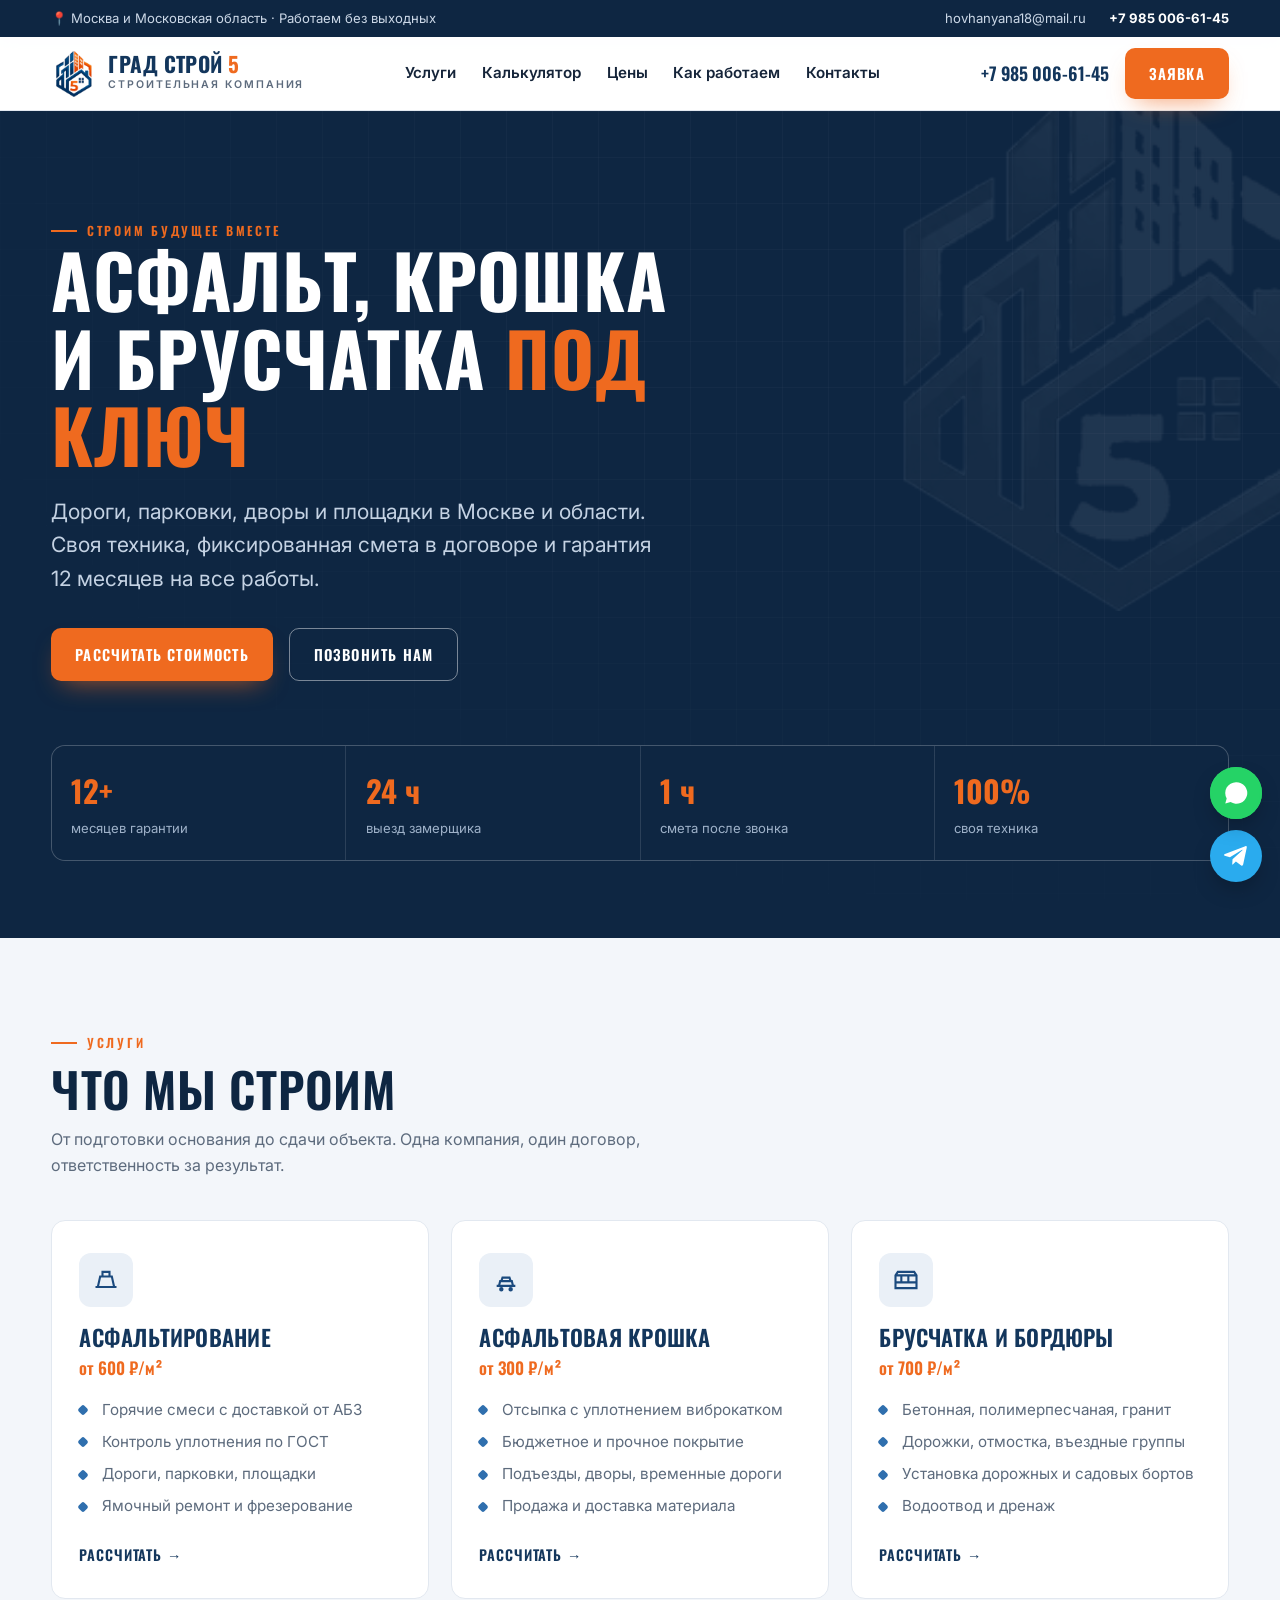
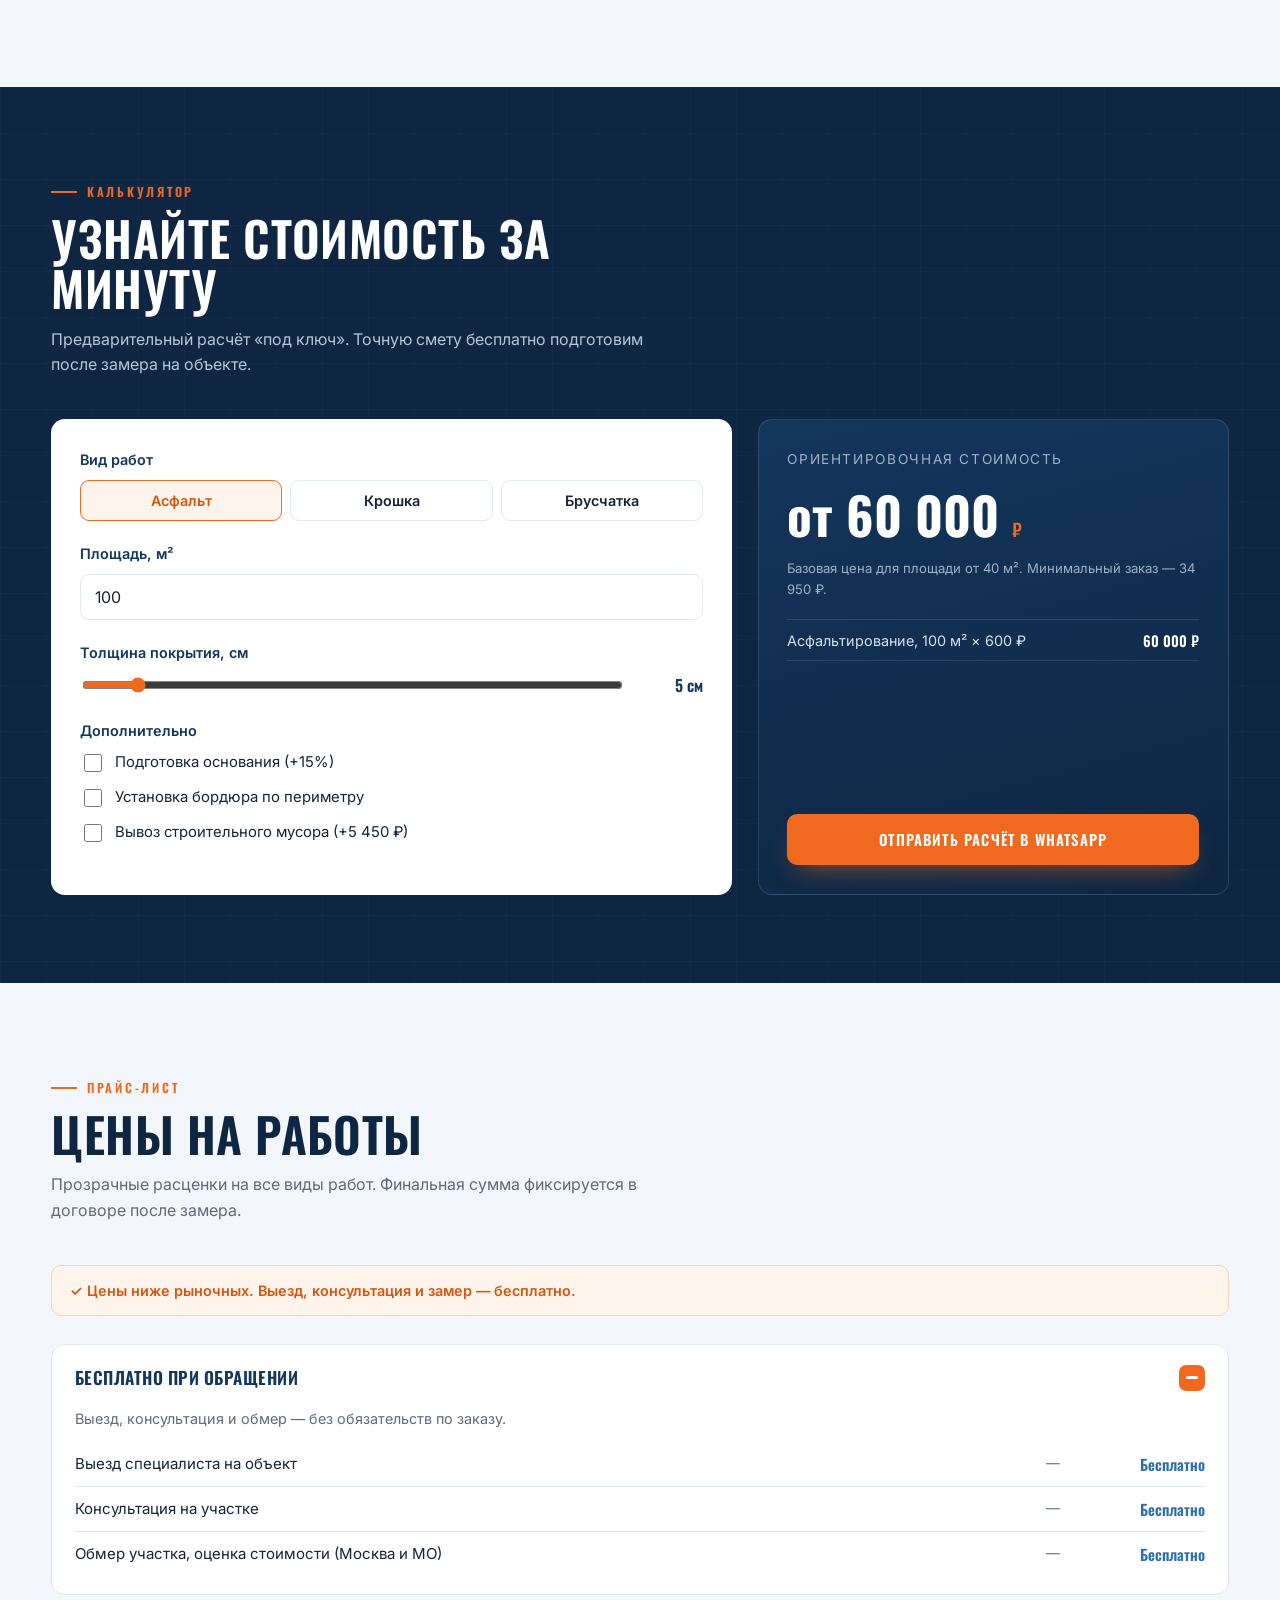
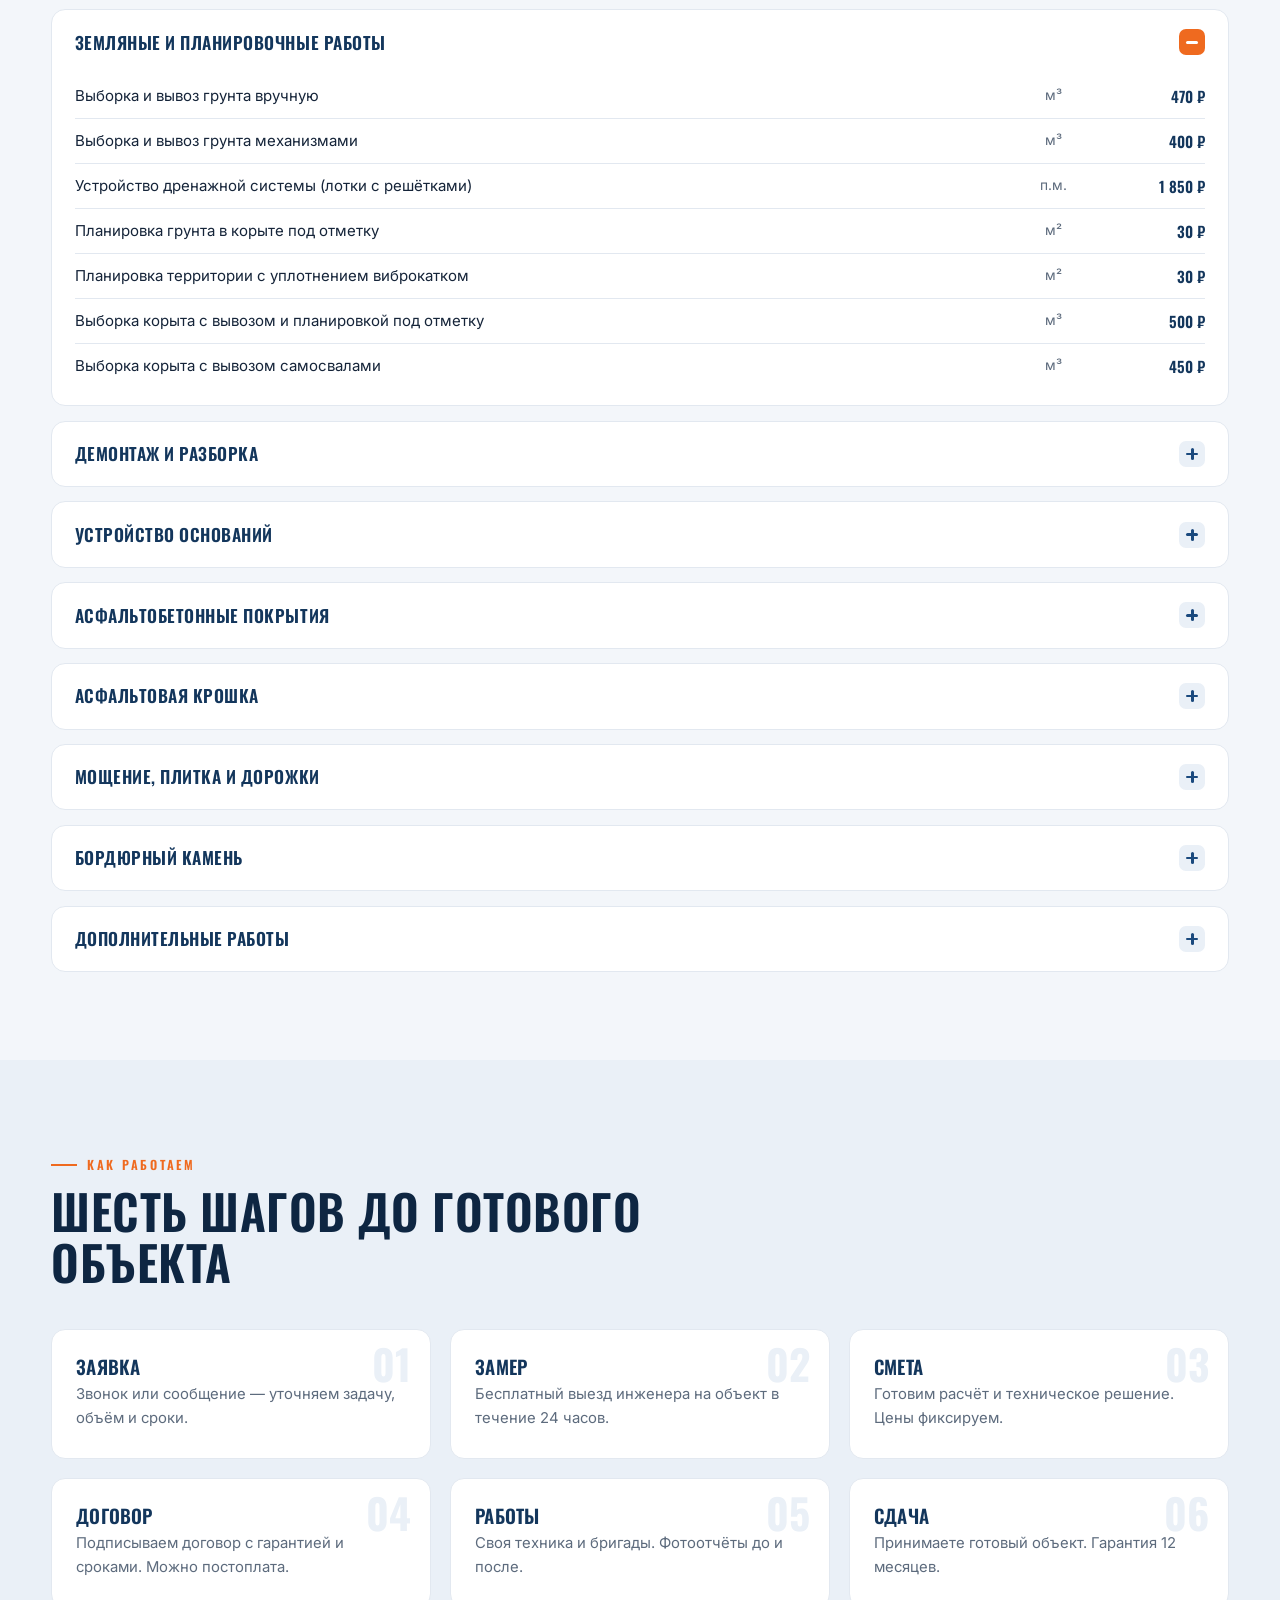
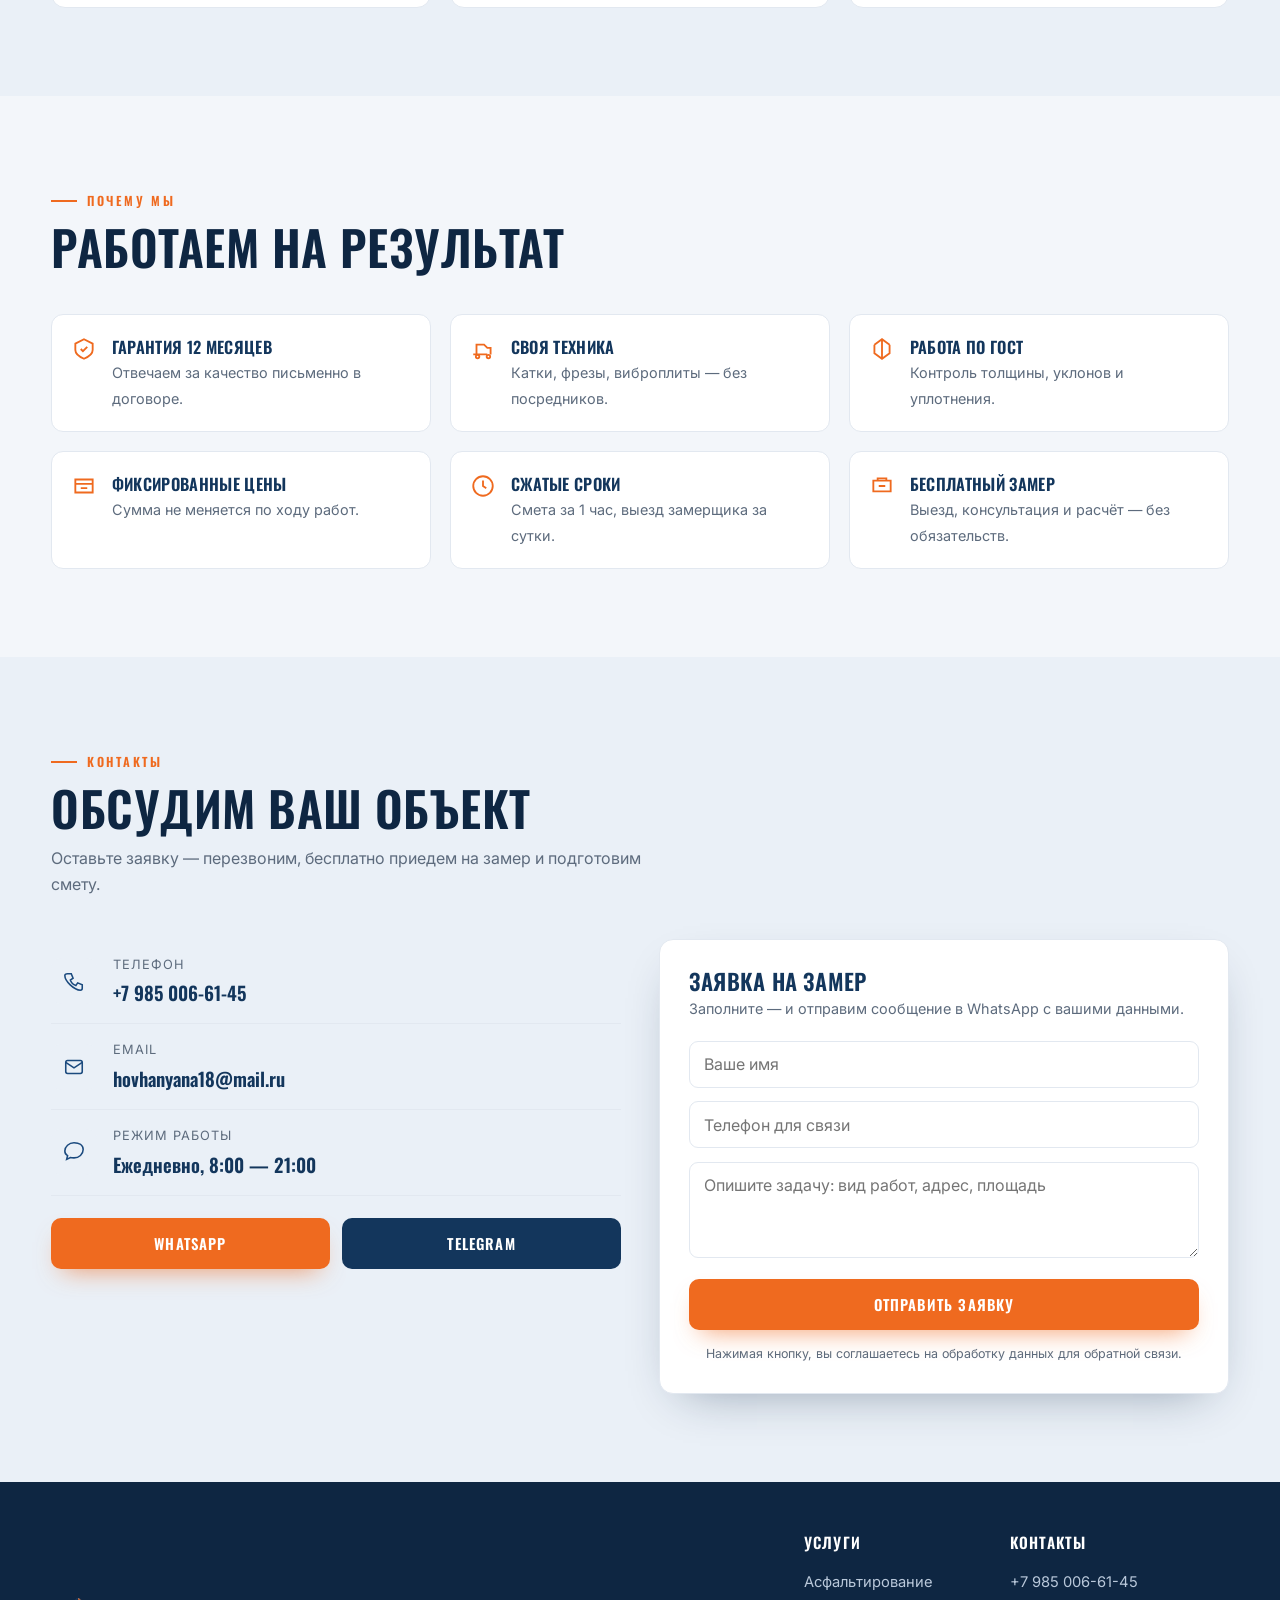
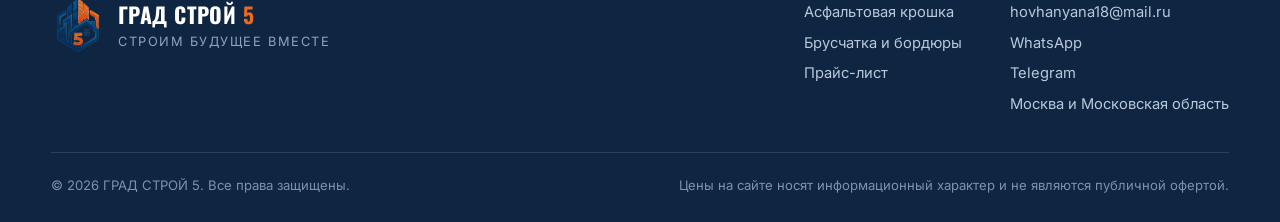
<file: grad-stroy-5-site/index.html>
<!doctype html>
<html lang="ru">
<head>
<meta charset="UTF-8" />
<meta name="viewport" content="width=device-width, initial-scale=1.0" />
<title>ГРАД СТРОЙ 5 — асфальтирование, крошка, брусчатка под ключ</title>
<meta name="description" content="Строительная компания ГРАД СТРОЙ 5: асфальт от 600 ₽/м², крошка от 300 ₽/м², брусчатка от 700 ₽/м². Своя техника, бесплатный замер, гарантия 12 месяцев. Строим будущее вместе." />
<link rel="icon" href="assets/favicon.png" type="image/png" />
<meta property="og:title" content="ГРАД СТРОЙ 5 — строим будущее вместе" />
<meta property="og:description" content="Асфальт, крошка, брусчатка и бордюры под ключ. Своя техника, фиксированная смета, гарантия 12 месяцев." />
<meta property="og:type" content="website" />
<meta property="og:locale" content="ru_RU" />
<link rel="preconnect" href="https://fonts.googleapis.com" />
<link rel="preconnect" href="https://fonts.gstatic.com" crossorigin />
<link href="https://fonts.googleapis.com/css2?family=Oswald:wght@400;500;600;700&family=Inter:wght@400;500;600;700&display=swap" rel="stylesheet" />
<script type="application/ld+json">
{
  "@context":"https://schema.org",
  "@type":"GeneralContractor",
  "name":"ГРАД СТРОЙ 5",
  "slogan":"Строим будущее вместе",
  "description":"Асфальтирование, асфальтовая крошка, брусчатка и бордюры под ключ. Своя техника, гарантия 12 месяцев.",
  "telephone":"+79850066145",
  "email":"hovhanyana18@mail.ru",
  "priceRange":"₽₽",
  "areaServed":["Москва","Московская область"]
}
</script>
<style>
:root{
  --navy-900:#0e2642;
  --navy-800:#13365c;
  --navy-700:#1b4a7e;
  --steel:#2f6fae;
  --orange:#ef6a1f;
  --orange-600:#d6560f;
  --ink:#152439;
  --slate:#5d6b7d;
  --line:#e2e8f0;
  --bg:#f3f6fa;
  --surface:#ffffff;
  --surface-2:#eaf0f7;
  --shadow:0 18px 48px -24px rgba(14,38,66,.45);
  --radius:14px;
}
*{box-sizing:border-box}
html{scroll-behavior:smooth}
body{
  margin:0;background:var(--bg);color:var(--ink);
  font-family:"Inter",system-ui,Arial,sans-serif;font-size:16px;line-height:1.6;
  -webkit-font-smoothing:antialiased;
}
h1,h2,h3,h4,.display{font-family:"Oswald",sans-serif;font-weight:600;line-height:1.05;letter-spacing:.01em;margin:0}
a{color:inherit;text-decoration:none}
img{display:block;max-width:100%}
.wrap{width:min(1180px,92vw);margin:0 auto}
.eyebrow{
  font-family:"Oswald",sans-serif;font-weight:600;text-transform:uppercase;
  letter-spacing:.22em;font-size:.78rem;color:var(--orange);
  display:inline-flex;align-items:center;gap:.6rem;
}
.eyebrow::before{content:"";width:26px;height:2px;background:var(--orange)}
.btn{
  display:inline-flex;align-items:center;justify-content:center;gap:.5rem;
  font-family:"Oswald",sans-serif;font-weight:600;text-transform:uppercase;letter-spacing:.08em;
  font-size:.92rem;padding:.85rem 1.5rem;border-radius:10px;cursor:pointer;border:0;
  transition:transform .15s ease, background .2s ease, box-shadow .2s ease;
}
.btn-primary{background:var(--orange);color:#fff;box-shadow:0 12px 26px -12px rgba(239,106,31,.7)}
.btn-primary:hover{background:var(--orange-600);transform:translateY(-2px)}
.btn-ghost{background:transparent;color:#fff;border:1.5px solid rgba(255,255,255,.45)}
.btn-ghost:hover{border-color:#fff;background:rgba(255,255,255,.08)}
.btn-dark{background:var(--navy-800);color:#fff}
.btn-dark:hover{background:var(--navy-700);transform:translateY(-2px)}

/* ---------- header ---------- */
.topbar{background:var(--navy-900);color:#cdd9e8;font-size:.82rem}
.topbar .wrap{display:flex;justify-content:space-between;align-items:center;gap:1rem;padding:.5rem 0;flex-wrap:wrap}
.topbar a{color:#cdd9e8}
.topbar a:hover{color:#fff}
.topbar .tb-right{display:flex;gap:1.4rem;flex-wrap:wrap}
.topbar b{color:#fff}

header.site{position:sticky;top:0;z-index:50;background:rgba(255,255,255,.94);backdrop-filter:blur(8px);border-bottom:1px solid var(--line)}
.headrow{display:flex;align-items:center;justify-content:space-between;gap:1rem;padding:.7rem 0}
.brand{display:flex;align-items:center;gap:.7rem}
.brand img{width:46px;height:46px;object-fit:contain}
.brand .name{font-family:"Oswald",sans-serif;font-weight:700;font-size:1.32rem;letter-spacing:.02em;color:var(--navy-800);line-height:1;white-space:nowrap;display:block}
.brand .name b{color:var(--orange)}
.brand .sub{font-size:.66rem;letter-spacing:.18em;text-transform:uppercase;color:var(--slate);font-weight:600;margin-top:3px;white-space:nowrap;display:block}
nav.main{display:flex;gap:1.6rem;align-items:center}
nav.main a{font-weight:600;font-size:.95rem;color:var(--ink);position:relative;padding:.2rem 0}
nav.main a:hover{color:var(--orange)}
.head-cta{display:flex;align-items:center;gap:1rem}
.head-phone{font-family:"Oswald",sans-serif;font-weight:600;font-size:1.12rem;color:var(--navy-800);white-space:nowrap}
.burger{display:none;flex-direction:column;gap:5px;background:none;border:0;cursor:pointer;padding:6px}
.burger span{width:26px;height:2.5px;background:var(--navy-800);border-radius:2px}

/* ---------- hero ---------- */
.hero{position:relative;background:var(--navy-900);color:#fff;overflow:hidden}
.hero .grid-bg{position:absolute;inset:0;opacity:.5;
  background-image:linear-gradient(rgba(255,255,255,.05) 1px,transparent 1px),linear-gradient(90deg,rgba(255,255,255,.05) 1px,transparent 1px);
  background-size:46px 46px;mask-image:radial-gradient(120% 120% at 80% 10%,#000 35%,transparent 80%)}
.hero .hex{position:absolute;right:-120px;top:-60px;width:560px;height:560px;opacity:.07;
  background:url('assets/emblem.png') center/contain no-repeat;filter:grayscale(1) brightness(3);pointer-events:none}
.hero .wrap{position:relative;padding:clamp(3.5rem,8vw,6.5rem) 0 clamp(3rem,6vw,5rem)}
.hero-inner{max-width:760px}
.hero h1{font-size:clamp(2.4rem,6vw,4.6rem);font-weight:700;text-transform:uppercase}
.hero h1 .accent{color:var(--orange)}
.hero p.lead{font-size:clamp(1.05rem,2.2vw,1.32rem);color:#c4d2e3;margin:1.4rem 0 2rem;max-width:620px}
.hero-actions{display:flex;gap:1rem;flex-wrap:wrap}
.stats{display:grid;grid-template-columns:repeat(4,1fr);gap:1px;background:rgba(255,255,255,.12);
  margin-top:clamp(2.5rem,6vw,4rem);border:1px solid rgba(255,255,255,.12);border-radius:var(--radius);overflow:hidden}
.stats .st{background:var(--navy-900);padding:1.3rem 1.2rem}
.stats .st .v{font-family:"Oswald",sans-serif;font-weight:700;font-size:1.9rem;color:#fff}
.stats .st .v span{color:var(--orange)}
.stats .st .l{font-size:.82rem;color:#9fb2c9;margin-top:.2rem}

/* ---------- sections ---------- */
section{padding:clamp(3.2rem,7vw,5.5rem) 0}
.sec-head{margin-bottom:2.6rem;max-width:640px}
.sec-head h2{font-size:clamp(1.9rem,4.5vw,3rem);text-transform:uppercase;margin-top:.7rem;color:var(--navy-900)}
.sec-head p{color:var(--slate);margin:.8rem 0 0}

/* services */
.services{display:grid;grid-template-columns:repeat(3,1fr);gap:1.4rem}
.svc{background:var(--surface);border:1px solid var(--line);border-radius:var(--radius);padding:2rem 1.7rem;
  display:flex;flex-direction:column;transition:transform .2s ease,box-shadow .2s ease;position:relative;overflow:hidden}
.svc::before{content:"";position:absolute;left:0;top:0;width:100%;height:4px;background:var(--orange);transform:scaleX(0);transform-origin:left;transition:transform .25s ease}
.svc:hover{transform:translateY(-5px);box-shadow:var(--shadow)}
.svc:hover::before{transform:scaleX(1)}
.svc .ico{width:54px;height:54px;border-radius:12px;background:var(--surface-2);display:grid;place-items:center;margin-bottom:1.1rem}
.svc .ico svg{width:28px;height:28px;stroke:var(--navy-700)}
.svc h3{font-size:1.4rem;text-transform:uppercase;color:var(--navy-800)}
.svc .from{font-family:"Oswald",sans-serif;font-weight:600;color:var(--orange);font-size:1.05rem;margin:.4rem 0 1rem}
.svc ul{list-style:none;padding:0;margin:0 0 1.5rem;display:flex;flex-direction:column;gap:.5rem}
.svc li{position:relative;padding-left:1.4rem;color:var(--slate);font-size:.95rem}
.svc li::before{content:"";position:absolute;left:0;top:.55em;width:8px;height:8px;background:var(--steel);border-radius:2px;transform:rotate(45deg)}
.svc .go{margin-top:auto;font-family:"Oswald",sans-serif;font-weight:600;text-transform:uppercase;letter-spacing:.06em;color:var(--navy-800);font-size:.9rem;display:inline-flex;gap:.4rem;align-items:center}
.svc .go:hover{color:var(--orange)}

/* calculator */
.calc-sec{background:var(--navy-900);color:#fff;position:relative;overflow:hidden}
.calc-sec .grid-bg{position:absolute;inset:0;opacity:.4;background-image:linear-gradient(rgba(255,255,255,.05) 1px,transparent 1px),linear-gradient(90deg,rgba(255,255,255,.05) 1px,transparent 1px);background-size:46px 46px}
.calc-sec .wrap{position:relative}
.calc-sec .sec-head h2{color:#fff}
.calc-sec .sec-head p{color:#b6c6da}
.calc{display:grid;grid-template-columns:1.3fr .9fr;gap:1.6rem;align-items:stretch}
.calc-form{background:#fff;color:var(--ink);border-radius:var(--radius);padding:1.8rem}
.field{margin-bottom:1.3rem}
.field>label{display:block;font-weight:600;font-size:.9rem;margin-bottom:.55rem;color:var(--navy-800)}
.seg{display:grid;grid-template-columns:repeat(3,1fr);gap:.5rem}
.seg button{font-family:"Inter",sans-serif;font-weight:600;font-size:.9rem;padding:.7rem .4rem;border-radius:9px;border:1.5px solid var(--line);background:#fff;color:var(--ink);cursor:pointer;transition:all .15s}
.seg button.active{border-color:var(--orange);background:#fff4ec;color:var(--orange-600)}
.seg.cols2{grid-template-columns:repeat(3,1fr)}
input[type=number]{width:100%;font-family:"Inter",sans-serif;font-size:1rem;padding:.75rem .85rem;border:1.5px solid var(--line);border-radius:9px;color:var(--ink)}
input[type=number]:focus{outline:none;border-color:var(--steel)}
.range-row{display:flex;align-items:center;gap:1rem}
.range-row input[type=range]{flex:1;accent-color:var(--orange)}
.range-val{font-family:"Oswald",sans-serif;font-weight:600;min-width:62px;text-align:right;color:var(--navy-800)}
.checks{display:flex;flex-direction:column;gap:.7rem}
.check{display:flex;align-items:center;gap:.65rem;font-size:.93rem;cursor:pointer}
.check input{width:18px;height:18px;accent-color:var(--orange)}
.calc-result{background:linear-gradient(165deg,var(--navy-800),var(--navy-900));border:1px solid rgba(255,255,255,.12);border-radius:var(--radius);padding:1.8rem;display:flex;flex-direction:column}
.calc-result .rlabel{font-size:.85rem;color:#9fb2c9;text-transform:uppercase;letter-spacing:.12em}
.calc-result .total{font-family:"Oswald",sans-serif;font-weight:700;font-size:clamp(2.4rem,5vw,3.2rem);color:#fff;margin:.2rem 0 .1rem}
.calc-result .total small{color:var(--orange);font-size:1.1rem;font-weight:600}
.calc-result .approx{font-size:.82rem;color:#9fb2c9;margin-bottom:1.2rem}
.breakdown{list-style:none;padding:0;margin:0 0 1.4rem;border-top:1px solid rgba(255,255,255,.12)}
.breakdown li{display:flex;justify-content:space-between;gap:1rem;padding:.55rem 0;border-bottom:1px solid rgba(255,255,255,.1);font-size:.9rem;color:#d6e0ec}
.breakdown li b{font-family:"Oswald",sans-serif;font-weight:600;color:#fff;white-space:nowrap}
.breakdown li.note{color:#f3a86d;border-bottom:0;font-size:.84rem}
.calc-result .btn{width:100%;margin-top:auto}

/* price list */
.price-note{background:#fff4ec;border:1px solid #f6d3b9;color:var(--orange-600);border-radius:10px;padding:.8rem 1.1rem;font-size:.9rem;font-weight:600;margin-bottom:1.8rem;display:flex;gap:.6rem;align-items:flex-start}
.acc{border:1px solid var(--line);border-radius:var(--radius);overflow:hidden;background:var(--surface)}
.acc + .acc{margin-top:.9rem}
.acc summary{list-style:none;cursor:pointer;padding:1.15rem 1.4rem;display:flex;align-items:center;justify-content:space-between;gap:1rem;font-family:"Oswald",sans-serif;font-weight:600;text-transform:uppercase;letter-spacing:.03em;font-size:1.08rem;color:var(--navy-800)}
.acc summary::-webkit-details-marker{display:none}
.acc summary .plus{width:26px;height:26px;flex:none;border-radius:7px;background:var(--surface-2);display:grid;place-items:center;position:relative;transition:.2s}
.acc summary .plus::before,.acc summary .plus::after{content:"";position:absolute;background:var(--navy-700);border-radius:2px}
.acc summary .plus::before{width:12px;height:2.4px}
.acc summary .plus::after{width:2.4px;height:12px;transition:.2s}
.acc[open] summary .plus{background:var(--orange)}
.acc[open] summary .plus::before,.acc[open] summary .plus::after{background:#fff}
.acc[open] summary .plus::after{transform:rotate(90deg);opacity:0}
.acc .body{padding:0 1.4rem 1.1rem}
.acc .desc{color:var(--slate);font-size:.9rem;margin:-.2rem 0 .8rem}
table.price{width:100%;border-collapse:collapse;font-size:.94rem}
table.price td{padding:.62rem 0;border-bottom:1px solid var(--line);vertical-align:top}
table.price tr:last-child td{border-bottom:0}
table.price .nm{color:var(--ink);padding-right:1rem}
table.price .un{color:var(--slate);width:64px;text-align:center;white-space:nowrap;font-size:.86rem}
table.price .pr{font-family:"Oswald",sans-serif;font-weight:600;color:var(--navy-800);text-align:right;white-space:nowrap;width:120px}
table.price .pr.free{color:var(--steel)}

/* process */
.steps{display:grid;grid-template-columns:repeat(3,1fr);gap:1.2rem;counter-reset:s}
.step{background:var(--surface);border:1px solid var(--line);border-radius:var(--radius);padding:1.7rem 1.5rem;position:relative}
.step .n{font-family:"Oswald",sans-serif;font-weight:700;font-size:2.6rem;color:var(--surface-2);line-height:.8;position:absolute;top:1.1rem;right:1.2rem}
.step h4{font-size:1.18rem;text-transform:uppercase;color:var(--navy-800);margin-bottom:.4rem;position:relative}
.step p{color:var(--slate);font-size:.93rem;margin:0;position:relative}

/* advantages */
.adv-sec{background:var(--surface-2)}
.adv{display:grid;grid-template-columns:repeat(3,1fr);gap:1.2rem}
.adv .a{display:flex;gap:.9rem;align-items:flex-start;background:#fff;border:1px solid var(--line);border-radius:12px;padding:1.2rem}
.adv .a svg{width:26px;height:26px;flex:none;stroke:var(--orange);margin-top:2px}
.adv .a b{display:block;font-family:"Oswald",sans-serif;font-weight:600;color:var(--navy-800);font-size:1.02rem;text-transform:uppercase;letter-spacing:.02em}
.adv .a span{color:var(--slate);font-size:.9rem}

/* contacts */
.contact{display:grid;grid-template-columns:1fr 1fr;gap:2.4rem;align-items:start}
.cinfo .ch{display:flex;gap:1rem;align-items:center;padding:1rem 0;border-bottom:1px solid var(--line)}
.cinfo .ch:last-child{border-bottom:0}
.cinfo .ch .ci{width:46px;height:46px;border-radius:11px;background:var(--surface-2);display:grid;place-items:center;flex:none}
.cinfo .ch .ci svg{width:22px;height:22px;stroke:var(--navy-700)}
.cinfo .ch .lab{font-size:.8rem;color:var(--slate);text-transform:uppercase;letter-spacing:.08em;display:block;margin-bottom:2px}
.cinfo .ch .val{font-family:"Oswald",sans-serif;font-weight:600;font-size:1.18rem;color:var(--navy-800);display:block}
.msg-row{display:flex;gap:.8rem;margin-top:1.4rem;flex-wrap:wrap}
.msg-row a{flex:1;min-width:140px}
.cform{background:var(--surface);border:1px solid var(--line);border-radius:var(--radius);padding:1.8rem;box-shadow:var(--shadow)}
.cform h3{font-size:1.4rem;text-transform:uppercase;color:var(--navy-800);margin-bottom:.3rem}
.cform p.sm{color:var(--slate);font-size:.9rem;margin:0 0 1.3rem}
.cform input,.cform textarea{width:100%;font-family:"Inter",sans-serif;font-size:1rem;padding:.78rem .9rem;border:1.5px solid var(--line);border-radius:9px;margin-bottom:.85rem;color:var(--ink)}
.cform textarea{min-height:96px;resize:vertical}
.cform input:focus,.cform textarea:focus{outline:none;border-color:var(--steel)}
.cform .btn{width:100%}
.cform .privacy{font-size:.78rem;color:var(--slate);margin:.9rem 0 0;text-align:center}

/* footer */
footer.site{background:var(--navy-900);color:#b9c8da;padding:3rem 0 1.6rem}
.foot-top{display:flex;justify-content:space-between;gap:2rem;flex-wrap:wrap;padding-bottom:2rem;border-bottom:1px solid rgba(255,255,255,.12)}
.foot-brand{display:flex;align-items:center;gap:.8rem;max-width:360px}
.foot-brand img{width:54px;height:54px}
.foot-brand .name{font-family:"Oswald",sans-serif;font-weight:700;font-size:1.35rem;color:#fff;letter-spacing:.02em}
.foot-brand .name b{color:var(--orange)}
.foot-brand .sl{font-size:.8rem;color:#8ea3bd;letter-spacing:.12em;text-transform:uppercase}
.foot-links{display:flex;gap:3rem;flex-wrap:wrap}
.foot-col h5{font-family:"Oswald",sans-serif;font-weight:600;text-transform:uppercase;letter-spacing:.08em;color:#fff;font-size:.95rem;margin:0 0 .8rem}
.foot-col a,.foot-col div{display:block;color:#b9c8da;font-size:.92rem;padding:.22rem 0}
.foot-col a:hover{color:#fff}
.foot-bottom{padding-top:1.4rem;font-size:.82rem;color:#7d92ad;display:flex;justify-content:space-between;gap:1rem;flex-wrap:wrap}

/* floating contact */
.float{position:fixed;right:18px;bottom:18px;z-index:60;display:flex;flex-direction:column;gap:.7rem}
.float a{width:52px;height:52px;border-radius:50%;display:grid;place-items:center;box-shadow:0 10px 24px -8px rgba(0,0,0,.4);transition:transform .15s}
.float a:hover{transform:scale(1.08)}
.float .wa{background:#25d366}
.float .tg{background:#2aabee}
.float a svg{width:26px;height:26px;fill:#fff}

@media (max-width:980px){
  .services,.steps,.adv{grid-template-columns:1fr 1fr}
  .calc{grid-template-columns:1fr}
  .contact{grid-template-columns:1fr}
}
@media (max-width:760px){
  nav.main,.head-phone{display:none}
  .burger{display:flex}
  .brand img{width:38px;height:38px}
  .brand .name{font-size:1.05rem}
  .brand .sub{font-size:.58rem;letter-spacing:.12em}
  .head-cta{gap:.6rem}
  .head-cta .btn-primary{padding:.7rem 1rem;font-size:.82rem}
  nav.main.open{display:flex;position:absolute;top:100%;left:0;right:0;background:#fff;flex-direction:column;align-items:flex-start;gap:0;padding:.5rem 6vw 1rem;border-bottom:1px solid var(--line);box-shadow:var(--shadow)}
  nav.main.open a{padding:.85rem 0;width:100%;border-bottom:1px solid var(--line)}
  .services,.steps,.adv,.stats{grid-template-columns:1fr}
  .stats .st{display:flex;align-items:baseline;gap:.8rem}
  .stats .st .v{font-size:1.5rem}
}
/* ============ EFFECTS / ANIMATIONS ============ */
/* scroll progress bar */
.progress{position:fixed;top:0;left:0;height:3px;width:0;z-index:100;
  background:linear-gradient(90deg,var(--orange),#ffb27a);box-shadow:0 0 12px rgba(239,106,31,.6);transition:width .08s linear}

/* sticky header on scroll */
header.site{transition:box-shadow .28s ease, background .28s ease}
header.site.scrolled{box-shadow:0 10px 34px -20px rgba(14,38,66,.55)}
header.site.scrolled .headrow{padding:.5rem 0}
.headrow{transition:padding .28s ease}

/* nav underline */
nav.main a::after{content:"";position:absolute;left:0;bottom:-3px;height:2px;width:0;background:var(--orange);transition:width .26s cubic-bezier(.22,.61,.36,1)}
nav.main a:hover::after{width:100%}

/* scroll reveal */
.reveal{opacity:0;transform:translateY(28px);transition:opacity .7s cubic-bezier(.22,.61,.36,1),transform .7s cubic-bezier(.22,.61,.36,1)}
.reveal.in{opacity:1;transform:none}

/* hero load sequence */
.hero-inner>*{opacity:0;transform:translateY(26px);animation:heroIn .85s cubic-bezier(.22,.61,.36,1) forwards}
.hero-inner>*:nth-child(1){animation-delay:.10s}
.hero-inner>*:nth-child(2){animation-delay:.22s}
.hero-inner>*:nth-child(3){animation-delay:.34s}
.hero-inner>*:nth-child(4){animation-delay:.46s}
.stats{opacity:0;transform:translateY(26px);animation:heroIn .85s .6s cubic-bezier(.22,.61,.36,1) forwards}
@keyframes heroIn{to{opacity:1;transform:none}}

/* ambient motion in dark sections */
.hero .grid-bg{animation:gridDrift 26s linear infinite}
.calc-sec .grid-bg{animation:gridDrift 32s linear infinite}
@keyframes gridDrift{to{background-position:46px 46px}}
.hero .hex{animation:floatY 9s ease-in-out infinite}
@keyframes floatY{0%,100%{transform:translateY(0)}50%{transform:translateY(-20px)}}

/* primary button sheen */
.btn-primary{position:relative;overflow:hidden}
.btn-primary>*{position:relative;z-index:1}
.btn-primary::after{content:"";position:absolute;top:0;left:-130%;width:55%;height:100%;
  background:linear-gradient(110deg,transparent,rgba(255,255,255,.4),transparent);transform:skewX(-20deg);pointer-events:none}
.btn-primary:hover::after{animation:sheen .85s ease}
@keyframes sheen{to{left:140%}}

/* service icon micro-interaction */
.svc .ico{transition:transform .28s ease,background .28s ease}
.svc .ico svg{transition:stroke .28s ease}
.svc:hover .ico{transform:translateY(-3px) rotate(-5deg);background:#fff4ec}
.svc:hover .ico svg{stroke:var(--orange)}

/* calculator total bump on change */
.calc-result .total{transition:transform .25s ease}
.calc-result .total.bump{animation:bump .34s ease}
@keyframes bump{0%{transform:scale(1)}45%{transform:scale(1.06)}100%{transform:scale(1)}}

/* process + advantages hover lift */
.step{transition:transform .25s ease,box-shadow .25s ease}
.step:hover{transform:translateY(-5px);box-shadow:var(--shadow)}
.step .n{transition:color .25s ease}
.step:hover .n{color:#ffd9c2}
.adv .a{transition:transform .22s ease,box-shadow .22s ease}
.adv .a:hover{transform:translateY(-4px);box-shadow:var(--shadow)}
.adv .a svg{transition:transform .22s ease}
.adv .a:hover svg{transform:scale(1.12)}

/* contact rows hover */
.cinfo .ch .ci{transition:background .22s ease,transform .22s ease}
.cinfo .ch:hover .ci{background:#fff4ec;transform:translateY(-2px)}
.cinfo .ch:hover .ci svg{stroke:var(--orange)}
.cinfo .ch .ci svg{transition:stroke .22s ease}

/* floating WhatsApp pulse ring */
.float .wa{position:relative}
.float .wa::before{content:"";position:absolute;inset:0;border-radius:50%;border:2px solid #25d366;animation:ring 2.4s ease-out infinite}
@keyframes ring{0%{transform:scale(1);opacity:.65}100%{transform:scale(1.85);opacity:0}}

@media (prefers-reduced-motion:reduce){
  *{scroll-behavior:auto;transition:none!important;animation:none!important}
  .reveal,.hero-inner>*,.stats{opacity:1!important;transform:none!important}
}
</style>
</head>
<body>
<div class="progress" id="progress"></div>

<!-- top utility bar -->
<div class="topbar">
  <div class="wrap">
    <div>📍 Москва и Московская область · Работаем без выходных</div>
    <div class="tb-right">
      <a href="mailto:hovhanyana18@mail.ru">hovhanyana18@mail.ru</a>
      <a href="tel:+79850066145"><b>+7 985 006-61-45</b></a>
    </div>
  </div>
</div>

<!-- header -->
<header class="site">
  <div class="wrap headrow">
    <a class="brand" href="#top" aria-label="ГРАД СТРОЙ 5 — на главную">
      <img src="assets/emblem.png" alt="Логотип ГРАД СТРОЙ 5" />
      <span>
        <span class="name">ГРАД СТРОЙ <b>5</b></span>
        <span class="sub">Строительная компания</span>
      </span>
    </a>
    <nav class="main" id="nav">
      <a href="#services">Услуги</a>
      <a href="#calculator">Калькулятор</a>
      <a href="#prices">Цены</a>
      <a href="#process">Как работаем</a>
      <a href="#contacts">Контакты</a>
    </nav>
    <div class="head-cta">
      <a class="head-phone" href="tel:+79850066145">+7 985 006-61-45</a>
      <a class="btn btn-primary" href="#contacts">Заявка</a>
      <button class="burger" id="burger" aria-label="Меню"><span></span><span></span><span></span></button>
    </div>
  </div>
</header>

<!-- hero -->
<section class="hero" id="top" style="padding:0">
  <div class="grid-bg"></div>
  <div class="hex"></div>
  <div class="wrap">
    <div class="hero-inner">
      <span class="eyebrow">Строим будущее вместе</span>
      <h1>Асфальт, крошка и&nbsp;брусчатка <span class="accent">под ключ</span></h1>
      <p class="lead">Дороги, парковки, дворы и площадки в Москве и области. Своя техника, фиксированная смета в договоре и гарантия 12 месяцев на все работы.</p>
      <div class="hero-actions">
        <a class="btn btn-primary" href="#calculator">Рассчитать стоимость</a>
        <a class="btn btn-ghost" href="tel:+79850066145">Позвонить нам</a>
      </div>
    </div>
    <div class="stats">
      <div class="st"><div class="v"><span class="count" data-to="12">0</span><span>+</span></div><div class="l">месяцев гарантии</div></div>
      <div class="st"><div class="v"><span class="count" data-to="24">0</span> <span>ч</span></div><div class="l">выезд замерщика</div></div>
      <div class="st"><div class="v"><span class="count" data-to="1">0</span> <span>ч</span></div><div class="l">смета после звонка</div></div>
      <div class="st"><div class="v"><span class="count" data-to="100">0</span><span>%</span></div><div class="l">своя техника</div></div>
    </div>
  </div>
</section>

<!-- services -->
<section id="services">
  <div class="wrap">
    <div class="sec-head">
      <span class="eyebrow">Услуги</span>
      <h2>Что мы строим</h2>
      <p>От подготовки основания до сдачи объекта. Одна компания, один договор, ответственность за результат.</p>
    </div>
    <div class="services">
      <article class="svc">
        <div class="ico"><svg viewBox="0 0 24 24" fill="none" stroke-width="1.8"><path d="M3 18h18M5 18l2-9h10l2 9M9 9V5h6v4"/></svg></div>
        <h3>Асфальтирование</h3>
        <div class="from">от 600 ₽/м²</div>
        <ul>
          <li>Горячие смеси с доставкой от АБЗ</li>
          <li>Контроль уплотнения по ГОСТ</li>
          <li>Дороги, парковки, площадки</li>
          <li>Ямочный ремонт и фрезерование</li>
        </ul>
        <a class="go" href="#calculator">Рассчитать →</a>
      </article>
      <article class="svc">
        <div class="ico"><svg viewBox="0 0 24 24" fill="none" stroke-width="1.8"><path d="M4 17h16M6 17l1-4h10l1 4M8 13l1-3h6l1 3"/><circle cx="8" cy="20" r="1"/><circle cx="16" cy="20" r="1"/></svg></div>
        <h3>Асфальтовая крошка</h3>
        <div class="from">от 300 ₽/м²</div>
        <ul>
          <li>Отсыпка с уплотнением виброкатком</li>
          <li>Бюджетное и прочное покрытие</li>
          <li>Подъезды, дворы, временные дороги</li>
          <li>Продажа и доставка материала</li>
        </ul>
        <a class="go" href="#calculator">Рассчитать →</a>
      </article>
      <article class="svc">
        <div class="ico"><svg viewBox="0 0 24 24" fill="none" stroke-width="1.8"><path d="M3 8h18M3 14h18M8 8v6M14 8v6M3 8l2-3h14l2 3v11H3z"/></svg></div>
        <h3>Брусчатка и бордюры</h3>
        <div class="from">от 700 ₽/м²</div>
        <ul>
          <li>Бетонная, полимерпесчаная, гранит</li>
          <li>Дорожки, отмостка, въездные группы</li>
          <li>Установка дорожных и садовых бортов</li>
          <li>Водоотвод и дренаж</li>
        </ul>
        <a class="go" href="#calculator">Рассчитать →</a>
      </article>
    </div>
  </div>
</section>

<!-- calculator -->
<section class="calc-sec" id="calculator">
  <div class="grid-bg"></div>
  <div class="wrap">
    <div class="sec-head">
      <span class="eyebrow">Калькулятор</span>
      <h2>Узнайте стоимость за минуту</h2>
      <p>Предварительный расчёт «под ключ». Точную смету бесплатно подготовим после замера на объекте.</p>
    </div>
    <div class="calc">
      <div class="calc-form">
        <div class="field">
          <label>Вид работ</label>
          <div class="seg" id="segService">
            <button data-svc="asphalt" class="active">Асфальт</button>
            <button data-svc="chippings">Крошка</button>
            <button data-svc="pavers">Брусчатка</button>
          </div>
        </div>
        <div class="field">
          <label for="area">Площадь, м²</label>
          <input type="number" id="area" min="1" value="100" />
        </div>
        <div class="field" id="thicknessField">
          <label>Толщина покрытия, см</label>
          <div class="range-row">
            <input type="range" id="thickness" min="4" max="15" step="1" value="5" />
            <span class="range-val" id="thicknessVal">5 см</span>
          </div>
        </div>
        <div class="field" id="paverField" style="display:none">
          <label>Тип брусчатки</label>
          <div class="seg cols2" id="segPaver">
            <button data-paver="concrete" class="active">Бетонная</button>
            <button data-paver="polymer">Полимер</button>
            <button data-paver="granite">Гранит</button>
          </div>
        </div>
        <div class="field">
          <label>Дополнительно</label>
          <div class="checks">
            <label class="check" id="prepWrap"><input type="checkbox" id="prep" /> Подготовка основания (+15%)</label>
            <label class="check"><input type="checkbox" id="curbOn" /> Установка бордюра по периметру</label>
            <label class="check"><input type="checkbox" id="cleanup" /> Вывоз строительного мусора (+5 450 ₽)</label>
            <label class="check" id="deliveryWrap" style="display:none"><input type="checkbox" id="delivery" /> Доставка материала самосвалом (+11 950 ₽)</label>
          </div>
        </div>
      </div>
      <div class="calc-result">
        <div class="rlabel">Ориентировочная стоимость</div>
        <div class="total" id="total">— <small>₽</small></div>
        <div class="approx">Базовая цена для площади от 40 м². Минимальный заказ — 34 950 ₽.</div>
        <ul class="breakdown" id="breakdown"></ul>
        <a class="btn btn-primary" id="sendCalc" href="#" target="_blank" rel="noopener">Отправить расчёт в WhatsApp</a>
      </div>
    </div>
  </div>
</section>

<!-- prices -->
<section id="prices">
  <div class="wrap">
    <div class="sec-head">
      <span class="eyebrow">Прайс-лист</span>
      <h2>Цены на работы</h2>
      <p>Прозрачные расценки на все виды работ. Финальная сумма фиксируется в договоре после замера.</p>
    </div>
    <div class="price-note">✓ Цены ниже рыночных. Выезд, консультация и замер — бесплатно.</div>
    <div id="priceList"></div>
  </div>
</section>

<!-- process -->
<section id="process" class="adv-sec">
  <div class="wrap">
    <div class="sec-head">
      <span class="eyebrow">Как работаем</span>
      <h2>Шесть шагов до готового объекта</h2>
    </div>
    <div class="steps">
      <div class="step"><span class="n">01</span><h4>Заявка</h4><p>Звонок или сообщение — уточняем задачу, объём и сроки.</p></div>
      <div class="step"><span class="n">02</span><h4>Замер</h4><p>Бесплатный выезд инженера на объект в течение 24 часов.</p></div>
      <div class="step"><span class="n">03</span><h4>Смета</h4><p>Готовим расчёт и техническое решение. Цены фиксируем.</p></div>
      <div class="step"><span class="n">04</span><h4>Договор</h4><p>Подписываем договор с гарантией и сроками. Можно постоплата.</p></div>
      <div class="step"><span class="n">05</span><h4>Работы</h4><p>Своя техника и бригады. Фотоотчёты до и после.</p></div>
      <div class="step"><span class="n">06</span><h4>Сдача</h4><p>Принимаете готовый объект. Гарантия 12 месяцев.</p></div>
    </div>
  </div>
</section>

<!-- advantages -->
<section id="advantages">
  <div class="wrap">
    <div class="sec-head">
      <span class="eyebrow">Почему мы</span>
      <h2>Работаем на результат</h2>
    </div>
    <div class="adv">
      <div class="a"><svg viewBox="0 0 24 24" fill="none" stroke-width="1.7"><path d="M12 3l8 4v6c0 4-3 6-8 8-5-2-8-4-8-8V7z"/><path d="M9 12l2 2 4-4"/></svg><div><b>Гарантия 12 месяцев</b><span>Отвечаем за качество письменно в договоре.</span></div></div>
      <div class="a"><svg viewBox="0 0 24 24" fill="none" stroke-width="1.7"><path d="M3 17h13M6 17V8h7l3 3h3v6"/><circle cx="7" cy="19" r="1.6"/><circle cx="17" cy="19" r="1.6"/></svg><div><b>Своя техника</b><span>Катки, фрезы, виброплиты — без посредников.</span></div></div>
      <div class="a"><svg viewBox="0 0 24 24" fill="none" stroke-width="1.7"><path d="M12 3v18M5 8l7-5 7 5M5 8v8l7 5 7-5V8"/></svg><div><b>Работа по ГОСТ</b><span>Контроль толщины, уклонов и уплотнения.</span></div></div>
      <div class="a"><svg viewBox="0 0 24 24" fill="none" stroke-width="1.7"><path d="M4 6h16v12H4z"/><path d="M4 10h16M9 14h6"/></svg><div><b>Фиксированные цены</b><span>Сумма не меняется по ходу работ.</span></div></div>
      <div class="a"><svg viewBox="0 0 24 24" fill="none" stroke-width="1.7"><circle cx="12" cy="12" r="9"/><path d="M12 7v5l3 2"/></svg><div><b>Сжатые сроки</b><span>Смета за 1 час, выезд замерщика за сутки.</span></div></div>
      <div class="a"><svg viewBox="0 0 24 24" fill="none" stroke-width="1.7"><path d="M4 7h16v10H4z"/><path d="M8 7V5h8v2M9 12h6"/></svg><div><b>Бесплатный замер</b><span>Выезд, консультация и расчёт — без обязательств.</span></div></div>
    </div>
  </div>
</section>

<!-- contacts -->
<section id="contacts" class="adv-sec">
  <div class="wrap">
    <div class="sec-head">
      <span class="eyebrow">Контакты</span>
      <h2>Обсудим ваш объект</h2>
      <p>Оставьте заявку — перезвоним, бесплатно приедем на замер и подготовим смету.</p>
    </div>
    <div class="contact">
      <div class="cinfo">
        <div class="ch">
          <span class="ci"><svg viewBox="0 0 24 24" fill="none" stroke-width="1.7"><path d="M5 4h4l2 5-3 2c1 3 3 5 6 6l2-3 5 2v4c0 1-1 2-2 2C12 22 2 12 2 6c0-1 1-2 3-2z"/></svg></span>
          <a href="tel:+79850066145"><span class="lab">Телефон</span><span class="val">+7 985 006-61-45</span></a>
        </div>
        <div class="ch">
          <span class="ci"><svg viewBox="0 0 24 24" fill="none" stroke-width="1.7"><rect x="3" y="5" width="18" height="14" rx="2"/><path d="M3 7l9 6 9-6"/></svg></span>
          <a href="mailto:hovhanyana18@mail.ru"><span class="lab">Email</span><span class="val">hovhanyana18@mail.ru</span></a>
        </div>
        <div class="ch">
          <span class="ci"><svg viewBox="0 0 24 24" fill="none" stroke-width="1.7"><path d="M12 2C6.5 2 2 6 2 11c0 2 1 4 3 5l-1 4 4-2c1 .3 3 .4 4 .4 5.5 0 10-4 10-9S17.5 2 12 2z"/></svg></span>
          <div><span class="lab">Режим работы</span><span class="val">Ежедневно, 8:00 — 21:00</span></div>
        </div>
        <div class="msg-row">
          <a class="btn btn-primary" href="https://wa.me/79850066145?text=Здравствуйте!%20Хочу%20узнать%20стоимость%20работ." target="_blank" rel="noopener">WhatsApp</a>
          <a class="btn btn-dark" href="https://t.me/+79850066145" target="_blank" rel="noopener">Telegram</a>
        </div>
      </div>
      <div class="cform">
        <h3>Заявка на замер</h3>
        <p class="sm">Заполните — и отправим сообщение в WhatsApp с вашими данными.</p>
        <input type="text" id="fName" placeholder="Ваше имя" />
        <input type="tel" id="fPhone" placeholder="Телефон для связи" />
        <textarea id="fMsg" placeholder="Опишите задачу: вид работ, адрес, площадь"></textarea>
        <a class="btn btn-primary" id="formSend" href="#" target="_blank" rel="noopener">Отправить заявку</a>
        <p class="privacy">Нажимая кнопку, вы соглашаетесь на обработку данных для обратной связи.</p>
      </div>
    </div>
  </div>
</section>

<!-- footer -->
<footer class="site">
  <div class="wrap">
    <div class="foot-top">
      <div class="foot-brand">
        <img src="assets/emblem.png" alt="ГРАД СТРОЙ 5" />
        <div>
          <div class="name">ГРАД СТРОЙ <b>5</b></div>
          <div class="sl">Строим будущее вместе</div>
        </div>
      </div>
      <div class="foot-links">
        <div class="foot-col">
          <h5>Услуги</h5>
          <a href="#services">Асфальтирование</a>
          <a href="#services">Асфальтовая крошка</a>
          <a href="#services">Брусчатка и бордюры</a>
          <a href="#prices">Прайс-лист</a>
        </div>
        <div class="foot-col">
          <h5>Контакты</h5>
          <a href="tel:+79850066145">+7 985 006-61-45</a>
          <a href="mailto:hovhanyana18@mail.ru">hovhanyana18@mail.ru</a>
          <a href="https://wa.me/79850066145" target="_blank" rel="noopener">WhatsApp</a>
          <a href="https://t.me/+79850066145" target="_blank" rel="noopener">Telegram</a>
          <div>Москва и Московская область</div>
        </div>
      </div>
    </div>
    <div class="foot-bottom">
      <div>© <span id="year"></span> ГРАД СТРОЙ 5. Все права защищены.</div>
      <div>Цены на сайте носят информационный характер и не являются публичной офертой.</div>
    </div>
  </div>
</footer>

<!-- floating contacts -->
<div class="float">
  <a class="wa" href="https://wa.me/79850066145?text=Здравствуйте!%20Хочу%20узнать%20стоимость%20работ." target="_blank" rel="noopener" aria-label="WhatsApp"><svg viewBox="0 0 24 24"><path d="M17.5 14.4c-.3-.2-1.7-.8-2-.9-.3-.1-.5-.2-.7.1-.2.3-.7.9-.9 1.1-.2.2-.3.2-.6.1-1.7-.9-2.9-1.6-4-3.5-.3-.5.3-.5.8-1.5.1-.2 0-.4 0-.5 0-.2-.7-1.6-.9-2.2-.2-.5-.5-.5-.7-.5h-.6c-.2 0-.5.1-.8.4-.3.3-1 1-1 2.5s1.1 2.9 1.2 3.1c.2.2 2.1 3.3 5.2 4.6 2 .8 2.7.9 3.7.8.6-.1 1.7-.7 2-1.4.2-.7.2-1.2.2-1.4-.1-.1-.3-.2-.6-.3zM12 2a10 10 0 00-8.6 15l-1.3 4.7L7 20.4A10 10 0 1012 2z"/></svg></a>
  <a class="tg" href="https://t.me/+79850066145" target="_blank" rel="noopener" aria-label="Telegram"><svg viewBox="0 0 24 24"><path d="M21.9 4.3l-3.3 15.6c-.2 1-.9 1.3-1.8.8l-4.9-3.6-2.4 2.3c-.3.3-.5.5-1 .5l.3-5 9.1-8.2c.4-.4-.1-.6-.6-.2L6.4 13.2l-4.8-1.5c-1-.3-1-1 .2-1.5L20.6 2.9c.9-.3 1.6.2 1.3 1.4z"/></svg></a>
</div>

<script>
(function(){
  "use strict";
  document.getElementById('year').textContent = new Date().getFullYear();

  /* mobile menu */
  var burger = document.getElementById('burger'), nav = document.getElementById('nav');
  burger.addEventListener('click', function(){ nav.classList.toggle('open'); });
  nav.addEventListener('click', function(e){ if(e.target.tagName==='A') nav.classList.remove('open'); });

  /* ---------- visual effects ---------- */
  var reduceMotion = window.matchMedia('(prefers-reduced-motion: reduce)').matches;
  var header = document.querySelector('header.site');
  var progress = document.getElementById('progress');

  function onScroll(){
    var st = window.pageYOffset || document.documentElement.scrollTop;
    var h = document.documentElement.scrollHeight - window.innerHeight;
    progress.style.width = (h > 0 ? (st / h) * 100 : 0) + '%';
    header.classList.toggle('scrolled', st > 20);
  }
  window.addEventListener('scroll', onScroll, {passive:true});
  onScroll();

  /* scroll reveal with stagger */
  if (!reduceMotion && 'IntersectionObserver' in window){
    var revealSel = ['.sec-head','.svc','.step','.adv .a','.calc-form','.calc-result','.acc','.price-note','.cinfo .ch','.cform','.msg-row'];
    var nodes = [];
    revealSel.forEach(function(s){ [].forEach.call(document.querySelectorAll(s), function(n){ nodes.push(n); }); });
    nodes.forEach(function(n){ n.classList.add('reveal'); });

    var ro = new IntersectionObserver(function(entries){
      entries.forEach(function(en){
        if(en.isIntersecting){
          var siblings = en.target.parentNode ? [].indexOf.call(en.target.parentNode.children, en.target) : 0;
          en.target.style.transitionDelay = Math.min(siblings, 5) * 0.08 + 's';
          en.target.classList.add('in');
          ro.unobserve(en.target);
        }
      });
    }, {threshold:0.12, rootMargin:'0px 0px -8% 0px'});
    nodes.forEach(function(n){ ro.observe(n); });
  }

  /* animated counters */
  var statsBox = document.querySelector('.stats');
  function runCounters(){
    [].forEach.call(document.querySelectorAll('.count'), function(el){
      var to = parseInt(el.getAttribute('data-to'),10), dur = 1100, t0 = null;
      if(reduceMotion){ el.textContent = to; return; }
      function step(ts){
        if(!t0) t0 = ts;
        var p = Math.min((ts - t0)/dur, 1);
        var eased = 1 - Math.pow(1 - p, 3);
        el.textContent = Math.round(to * eased);
        if(p < 1) requestAnimationFrame(step);
      }
      requestAnimationFrame(step);
    });
  }
  if(statsBox){
    if('IntersectionObserver' in window){
      var co = new IntersectionObserver(function(e){
        if(e[0].isIntersecting){ runCounters(); co.disconnect(); }
      }, {threshold:0.4});
      co.observe(statsBox);
    } else { runCounters(); }
  }

  /* ---- pricing data (все цены снижены на 50 ₽) ---- */
  var SECTIONS = [
    {t:"Бесплатно при обращении", d:"Выезд, консультация и обмер — без обязательств по заказу.", i:[
      ["Выезд специалиста на объект","—","Бесплатно",1],
      ["Консультация на участке","—","Бесплатно",1],
      ["Обмер участка, оценка стоимости (Москва и МО)","—","Бесплатно",1]
    ]},
    {t:"Земляные и планировочные работы", i:[
      ["Выборка и вывоз грунта вручную","м³","470 ₽"],
      ["Выборка и вывоз грунта механизмами","м³","400 ₽"],
      ["Устройство дренажной системы (лотки с решётками)","п.м.","1 850 ₽"],
      ["Планировка грунта в корыте под отметку","м²","30 ₽"],
      ["Планировка территории с уплотнением виброкатком","м²","30 ₽"],
      ["Выборка корыта с вывозом и планировкой под отметку","м³","500 ₽"],
      ["Выборка корыта с вывозом самосвалами","м³","450 ₽"]
    ]},
    {t:"Демонтаж и разборка", i:[
      ["Разборка бортового камня с вывозом мусора","п.м.","70 ₽"],
      ["Разборка асф./бетонного покрытия Н=5 см с вывозом","м²","70 ₽"],
      ["Разборка тротуарного покрытия с вывозом","м²","30 ₽"],
      ["Демонтаж бортового камня с утилизацией","п.м.","100 ₽"]
    ]},
    {t:"Устройство оснований", d:"Песок, щебень, ЦПС, бетон, крошка, битумная эмульсия.", i:[
      ["Песчаное основание 15 см","м²","110 ₽"],
      ["Щебёночное основание 15 см","м²","280 ₽"],
      ["Бетонное основание 10 см с армированием сеткой","м²","750 ₽"],
      ["Основание из фрезерованного асфальтобетона 8–10 см","м²","100 ₽"],
      ["Основание из сухой ЦПС 3–4 см","м²","60 ₽"],
      ["Цементно-бетонное основание","м²","500 ₽"],
      ["Основание из асфальтовой крошки 10 см","м²","130 ₽"],
      ["Основание из армированного бетона 10 см","м²","750 ₽"],
      ["Обработка основания битумной эмульсией","м²","20 ₽"],
      ["Подготовка пескоцементного основания под мощение","м²","130 ₽"]
    ]},
    {t:"Асфальтобетонные покрытия", i:[
      ["Асфальтирование под ключ","м²","от 600 ₽"],
      ["Укладка а/б из песчаной смеси 4–5 см","м²","370 ₽"],
      ["Укладка а/б из мелкозернистой смеси 4–5 см","м²","380 ₽"],
      ["Укладка а/б из крупнозернистой смеси 4–5 см","м²","400 ₽"],
      ["Покрытие из песчаного асфальта 4–5 см","м²","350 ₽"],
      ["Покрытие из мелкозернистого асфальта 4–5 см","м²","370 ₽"],
      ["Покрытие из крупнозернистого асфальта 4–5 см","м²","400 ₽"],
      ["Подготовка основания (опция)","%","+15 %"],
      ["Ямочный ремонт 4–5 см","м²","550 ₽"],
      ["Фрезерование покрытия 5 см","м²","40 ₽"],
      ["Резка асфальта алмазным диском","п.м.","40 ₽"],
      ["Нарезка швов алмазными дисками","п.м.","40 ₽"]
    ]},
    {t:"Асфальтовая крошка", i:[
      ["Отсыпка с уплотнением","м²","от 300 ₽"],
      ["Асфальтовая крошка с доставкой","м³","800 ₽"],
      ["Асфальтовая крошка (самовывоз)","м³","550 ₽"],
      ["Доставка самосвалом","рейс","11 950 ₽"]
    ]},
    {t:"Мощение, плитка и дорожки", i:[
      ["Мощение брусчатки бетонной","м²","от 700 ₽"],
      ["Полимерпесчаная брусчатка","м²","805 ₽"],
      ["Гранитная брусчатка","м²","945 ₽"],
      ["Дорожки из гранитного отсева","м²","700 ₽"],
      ["Дорожки и площадки из натурального камня","м²","По запросу",1],
      ["Плиточное покрытие (с материалом)","м²","750 ₽"]
    ]},
    {t:"Бордюрный камень", i:[
      ["Установка бортовых камней БР 100.30.15","п.м.","650 ₽"],
      ["Установка газонных камней БР 60.20.8","п.м.","450 ₽"],
      ["Дорожный борт 100/30/15 на бетонное основание","п.м.","750 ₽"],
      ["Садовый борт на бетонное основание","п.м.","550 ₽"],
      ["Монтаж дорожного бордюра","п.м.","400 ₽"]
    ]},
    {t:"Дополнительные работы", i:[
      ["Вывоз строительного мусора","объект","5 450 ₽"],
      ["Минимальный выезд бригады","заказ","от 34 950 ₽"],
      ["Геодезия уклонов","объект","8 450 ₽"]
    ]}
  ];

  var pl = document.getElementById('priceList');
  SECTIONS.forEach(function(s, idx){
    var rows = s.i.map(function(it){
      return '<tr><td class="nm">'+it[0]+'</td><td class="un">'+it[1]+'</td><td class="pr'+(it[3]?' free':'')+'">'+it[2]+'</td></tr>';
    }).join('');
    var desc = s.d ? '<p class="desc">'+s.d+'</p>' : '';
    var d = document.createElement('details');
    d.className = 'acc';
    if(idx<2) d.open = true;
    d.innerHTML = '<summary>'+s.t+'<span class="plus"></span></summary><div class="body">'+desc+'<table class="price"><tbody>'+rows+'</tbody></table></div>';
    pl.appendChild(d);
  });

  /* ---------- calculator ---------- */
  var RATES = {
    asphalt:{base:600, ref:5, label:"Асфальтирование"},
    chippings:{base:300, ref:5, label:"Асфальтовая крошка"},
    pavers:{base:700, mult:{concrete:1, polymer:1.15, granite:1.35}, label:"Брусчатка"}
  };
  var PAVER_NAME = {concrete:"бетонная", polymer:"полимерпесчаная", granite:"гранитная"};
  var EX = {curbPerM:400, paverPrep:130, delivery:11950, cleanup:5450, minOrder:34950, prepPct:0.15};

  var state = {svc:"asphalt", area:100, thickness:5, paver:"concrete", prep:false, curb:false, cleanup:false, delivery:false};

  var $ = function(id){ return document.getElementById(id); };
  function rub(n){ return Math.round(n).toLocaleString('ru-RU') + ' ₽'; }

  function syncFields(){
    var isPaver = state.svc==='pavers', isChip = state.svc==='chippings';
    $('thicknessField').style.display = isPaver ? 'none' : 'block';
    $('paverField').style.display = isPaver ? 'block' : 'none';
    $('prepWrap').style.display = state.svc==='asphalt' ? 'flex' : 'none';
    $('deliveryWrap').style.display = isChip ? 'flex' : 'none';
    if(state.svc!=='asphalt'){ state.prep=false; $('prep').checked=false; }
    if(!isChip){ state.delivery=false; $('delivery').checked=false; }
  }

  function calc(){
    var lines = [], r = RATES[state.svc], perM2, total = 0;
    if(state.svc==='pavers'){
      perM2 = Math.round(r.base * r.mult[state.paver]);
      var works = perM2 * state.area;
      lines.push(["Мощение ("+PAVER_NAME[state.paver]+"), "+state.area+" м² × "+rub(perM2), works]);
      total += works;
      var prep = EX.paverPrep * state.area;
      lines.push(["Основание под мощение, "+state.area+" м² × "+rub(EX.paverPrep), prep]);
      total += prep;
    } else {
      var coef = Math.max(0.8, state.thickness / r.ref);
      perM2 = r.base * coef;
      var w = perM2 * state.area;
      lines.push([r.label+", "+state.area+" м² × "+rub(perM2)+(state.thickness!==r.ref?" (толщ. "+state.thickness+" см)":""), w]);
      total += w;
      if(state.prep){ var p = w * EX.prepPct; lines.push(["Подготовка основания (+15 %)", p]); total += p; }
    }
    if(state.curb){
      var per = Math.ceil(Math.sqrt(state.area) * 4);
      var c = per * EX.curbPerM;
      lines.push(["Бордюр по периметру, ~"+per+" п.м. × "+rub(EX.curbPerM), c]);
      total += c;
    }
    if(state.delivery && state.svc==='chippings'){ lines.push(["Доставка самосвалом", EX.delivery]); total += EX.delivery; }
    if(state.cleanup){ lines.push(["Вывоз строительного мусора", EX.cleanup]); total += EX.cleanup; }

    var belowMin = total < EX.minOrder;
    if(belowMin) total = EX.minOrder;

    $('total').innerHTML = 'от ' + Math.round(total).toLocaleString('ru-RU') + ' <small>₽</small>';
    var tEl = $('total'); tEl.classList.remove('bump'); void tEl.offsetWidth; tEl.classList.add('bump');
    var html = lines.map(function(l){ return '<li><span>'+l[0]+'</span><b>'+rub(l[1])+'</b></li>'; }).join('');
    if(belowMin) html += '<li class="note">Сумма ниже минимального заказа — применён минимум 34 950 ₽.</li>';
    $('breakdown').innerHTML = html;

    var txt = "Здравствуйте! Прошу рассчитать стоимость.%0A" +
      "Вид работ: " + r.label + (state.svc==='pavers' ? " ("+PAVER_NAME[state.paver]+")" : "") + "%0A" +
      "Площадь: " + state.area + " м²" + (state.svc!=='pavers' ? "%0AТолщина: "+state.thickness+" см" : "") + "%0A" +
      (state.prep ? "Подготовка основания: да%0A" : "") +
      (state.curb ? "Бордюр: да%0A" : "") +
      (state.delivery ? "Доставка материала: да%0A" : "") +
      (state.cleanup ? "Вывоз мусора: да%0A" : "") +
      "Ориентировочно: от " + Math.round(total).toLocaleString('ru-RU') + " руб.";
    $('sendCalc').href = "https://wa.me/79850066145?text=" + txt;
  }

  /* bindings */
  $('segService').addEventListener('click', function(e){
    var b = e.target.closest('button'); if(!b) return;
    [].forEach.call(this.children, function(x){ x.classList.remove('active'); });
    b.classList.add('active'); state.svc = b.dataset.svc; syncFields(); calc();
  });
  $('segPaver').addEventListener('click', function(e){
    var b = e.target.closest('button'); if(!b) return;
    [].forEach.call(this.children, function(x){ x.classList.remove('active'); });
    b.classList.add('active'); state.paver = b.dataset.paver; calc();
  });
  $('area').addEventListener('input', function(){ state.area = Math.max(1, parseInt(this.value)||0); calc(); });
  $('thickness').addEventListener('input', function(){ state.thickness = parseInt(this.value); $('thicknessVal').textContent = this.value + ' см'; calc(); });
  $('prep').addEventListener('change', function(){ state.prep = this.checked; calc(); });
  $('curbOn').addEventListener('change', function(){ state.curb = this.checked; calc(); });
  $('cleanup').addEventListener('change', function(){ state.cleanup = this.checked; calc(); });
  $('delivery').addEventListener('change', function(){ state.delivery = this.checked; calc(); });

  syncFields(); calc();

  /* contact form -> whatsapp */
  $('formSend').addEventListener('click', function(e){
    var n = $('fName').value.trim(), p = $('fPhone').value.trim(), m = $('fMsg').value.trim();
    var txt = "Заявка с сайта ГРАД СТРОЙ 5.%0A" +
      "Имя: " + (n||"—") + "%0A" + "Телефон: " + (p||"—") + "%0A" + "Задача: " + (m||"—");
    this.href = "https://wa.me/79850066145?text=" + txt;
  });
})();
</script>
</body>
</html>
</file>
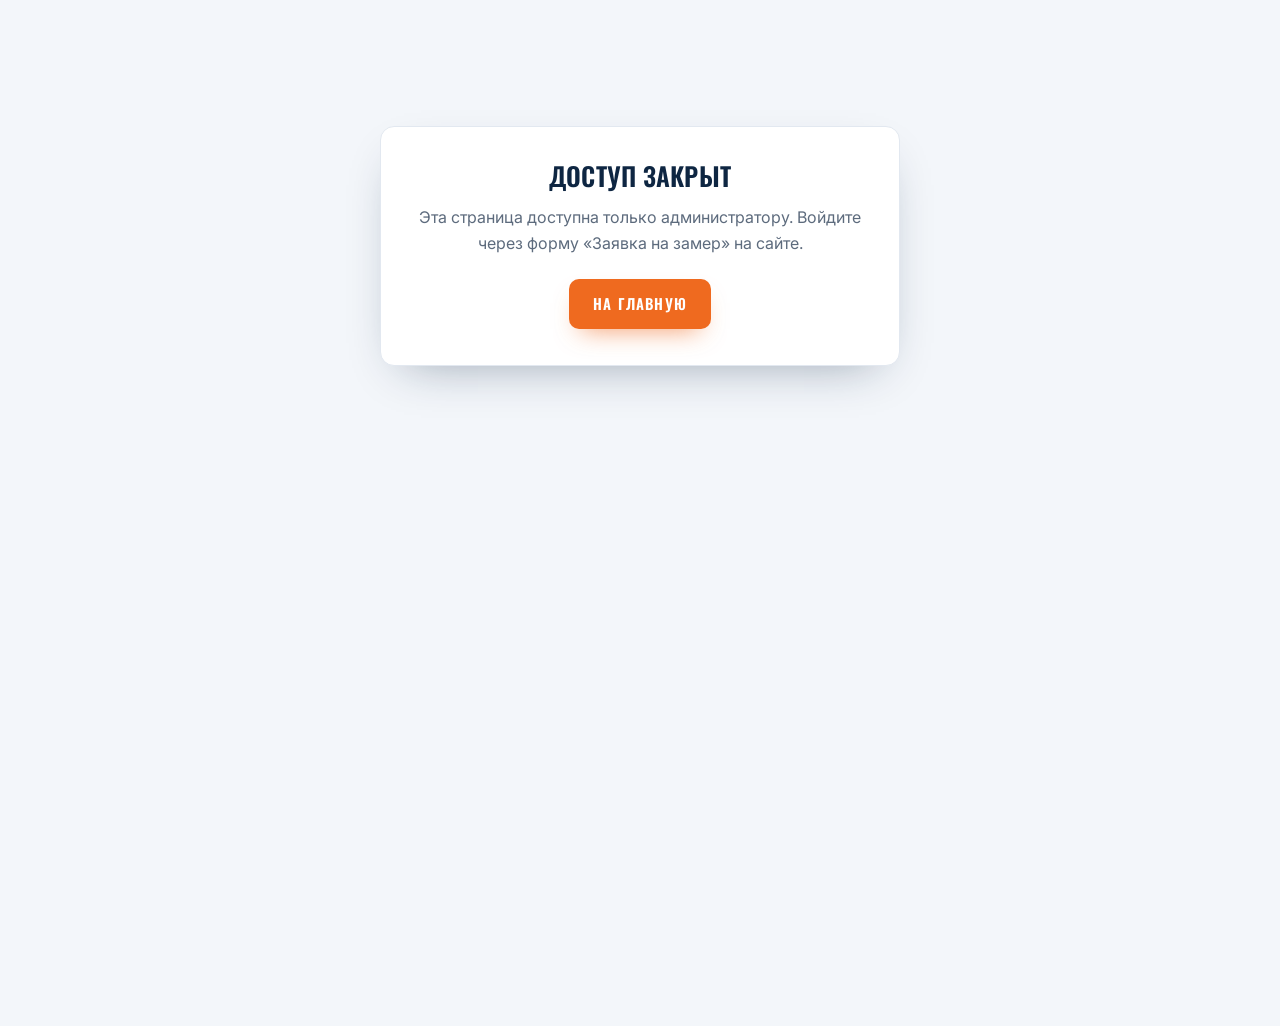
<file: admin.html>
<!doctype html>
<html lang="ru">
<head>
<meta charset="UTF-8" />
<meta name="viewport" content="width=device-width, initial-scale=1.0" />
<title>Админ-панель — ГРАД СТРОЙ 5</title>
<link rel="icon" href="assets/favicon.png" type="image/png" />
<meta name="robots" content="noindex, nofollow" />
<link rel="preconnect" href="https://fonts.googleapis.com" />
<link rel="preconnect" href="https://fonts.gstatic.com" crossorigin />
<link href="https://fonts.googleapis.com/css2?family=Oswald:wght@400;500;600;700&family=Inter:wght@400;500;600;700&display=swap" rel="stylesheet" />
<link rel="stylesheet" href="assets/style.css" />
<link rel="stylesheet" href="assets/admin.css" />
</head>
<body class="admin-body">

<!-- Экран блокировки (если вход не выполнен) -->
<div class="admin-locked" id="adminLocked" style="display:none">
  <h1>Доступ закрыт</h1>
  <p>Эта страница доступна только администратору. Войдите через форму «Заявка на замер» на сайте.</p>
  <a class="btn btn-primary" href="index.html">На главную</a>
</div>

<!-- Приложение админки -->
<div id="adminApp" style="display:none">

  <header class="admin-top">
    <div class="wrap">
      <div class="admin-brand">ГРАД СТРОЙ <b>5</b><span class="tag">админ-панель</span></div>
      <div class="admin-actions">
        <button class="btn-sm ghost" id="btnPreview">Открыть сайт</button>
        <button class="btn-sm ghost" id="btnReset">Сбросить</button>
        <button class="btn-sm ghost" id="btnExport">Экспорт JSON</button>
        <button class="btn-sm orange" id="btnSave">Сохранить</button>
        <button class="btn-sm" id="btnLogout">Выйти</button>
      </div>
    </div>
  </header>

  <nav class="admin-tabs">
    <div class="wrap">
      <button data-tab="prices" class="active">Прайс-лист</button>
      <button data-tab="calc">Калькулятор</button>
      <button data-tab="contacts">Контакты</button>
      <button data-tab="texts">Тексты</button>
    </div>
  </nav>

  <main class="admin-main">
    <div class="wrap">

      <!-- ПРАЙС-ЛИСТ -->
      <section class="admin-panel active" id="panel-prices">
        <div class="admin-hint">ℹ️ Цену пишите как на сайте — например «700 ₽», «от 600 ₽», «По запросу». Для строки «Бесплатно» подсветка задаётся в файле данных; обычные цены менять можно свободно.</div>
        <div id="priceEditor"></div>
        <button class="btn-sm orange" id="addSection">+ Добавить раздел</button>
      </section>

      <!-- КАЛЬКУЛЯТОР -->
      <section class="admin-panel" id="panel-calc">
        <div class="admin-hint">ℹ️ Базовые ставки за м² и доплаты, которые использует калькулятор стоимости на главной.</div>
        <div class="card">
          <h3>Базовые ставки, ₽ за м²</h3>
          <div class="grid2">
            <div class="fld"><label>Асфальт (база)</label><input type="number" id="r_asphalt" /></div>
            <div class="fld"><label>Крошка (база)</label><input type="number" id="r_chippings" /></div>
            <div class="fld"><label>Брусчатка бетонная (база)</label><input type="number" id="r_pavers" /></div>
          </div>
          <div class="grid2">
            <div class="fld"><label>Коэффициент: полимерная брусчатка</label><input type="number" step="0.01" id="r_polymer" /></div>
            <div class="fld"><label>Коэффициент: гранитная брусчатка</label><input type="number" step="0.01" id="r_granite" /></div>
          </div>
          <p class="muted">Цена полимерной/гранитной = база брусчатки × коэффициент.</p>
        </div>
        <div class="card">
          <h3>Доплаты и параметры</h3>
          <div class="grid2">
            <div class="fld"><label>Основание под мощение, ₽/м²</label><input type="number" id="e_paverPrep" /></div>
            <div class="fld"><label>Бордюр, ₽ за п.м.</label><input type="number" id="e_curbPerM" /></div>
            <div class="fld"><label>Доставка самосвалом, ₽</label><input type="number" id="e_delivery" /></div>
            <div class="fld"><label>Вывоз мусора, ₽</label><input type="number" id="e_cleanup" /></div>
            <div class="fld"><label>Минимальный заказ, ₽</label><input type="number" id="e_minOrder" /></div>
            <div class="fld"><label>Подготовка основания, %</label><input type="number" id="e_prepPct" /></div>
          </div>
        </div>
      </section>

      <!-- КОНТАКТЫ -->
      <section class="admin-panel" id="panel-contacts">
        <div class="admin-hint">ℹ️ Эти контакты подставляются по всему сайту: в шапке, подвале, секции контактов и плавающих кнопках.</div>
        <div class="card">
          <h3>Контактные данные</h3>
          <div class="grid2">
            <div class="fld"><label>Телефон (как показывать)</label><input id="c_phoneDisplay" placeholder="+7 985 006-61-45" /></div>
            <div class="fld"><label>Телефон для ссылки tel:</label><input id="c_phoneTel" placeholder="+79850066145" /></div>
            <div class="fld"><label>WhatsApp (номер без +)</label><input id="c_whatsapp" placeholder="79850066145" /></div>
            <div class="fld"><label>Telegram (ссылка)</label><input id="c_telegram" placeholder="https://t.me/..." /></div>
            <div class="fld"><label>Email</label><input id="c_email" placeholder="mail@example.ru" /></div>
            <div class="fld"><label>Режим работы</label><input id="c_hours" placeholder="Ежедневно, 8:00 — 20:00" /></div>
            <div class="fld"><label>Регион работы</label><input id="c_area" placeholder="Москва и Московская область" /></div>
          </div>
          <div class="fld"><label>Строка вверху сайта</label><input id="c_topline" /></div>
          <p class="muted">⚠️ Внимание: рабочий телефон используется как пароль для входа в админку. Если измените его, для входа используйте новый номер.</p>
        </div>
      </section>

      <!-- ТЕКСТЫ -->
      <section class="admin-panel" id="panel-texts">
        <div class="admin-hint">ℹ️ Заголовки и описания основных блоков главной страницы.</div>
        <div class="card">
          <h3>Главный экран</h3>
          <div class="fld"><label>Надзаголовок</label><input id="t_heroEyebrow" /></div>
          <div class="grid2">
            <div class="fld"><label>Заголовок (основная часть)</label><input id="t_heroTitleMain" /></div>
            <div class="fld"><label>Заголовок (выделенное слово)</label><input id="t_heroTitleAccent" /></div>
          </div>
          <div class="fld"><label>Подзаголовок</label><textarea id="t_heroLead"></textarea></div>
        </div>
        <div class="card">
          <h3>Калькулятор</h3>
          <div class="fld"><label>Надзаголовок</label><input id="t_calcEyebrow" /></div>
          <div class="fld"><label>Заголовок</label><input id="t_calcTitle" /></div>
          <div class="fld"><label>Описание</label><textarea id="t_calcSub"></textarea></div>
        </div>
        <div class="card">
          <h3>Прайс-лист</h3>
          <div class="fld"><label>Надзаголовок</label><input id="t_pricesEyebrow" /></div>
          <div class="fld"><label>Заголовок</label><input id="t_pricesTitle" /></div>
          <div class="fld"><label>Описание</label><textarea id="t_pricesSub"></textarea></div>
          <div class="fld"><label>Плашка над прайсом</label><input id="t_priceNote" /></div>
        </div>
        <div class="card">
          <h3>Контакты</h3>
          <div class="fld"><label>Надзаголовок</label><input id="t_contactsEyebrow" /></div>
          <div class="fld"><label>Заголовок</label><input id="t_contactsTitle" /></div>
          <div class="fld"><label>Описание</label><textarea id="t_contactsSub"></textarea></div>
        </div>
      </section>

    </div>
  </main>
</div>

<div class="admin-saved" id="adminSaved">Сохранено</div>

<script src="assets/content.js"></script>
<script src="assets/store.js"></script>
<script src="assets/admin.js"></script>
</body>
</html>
</file>
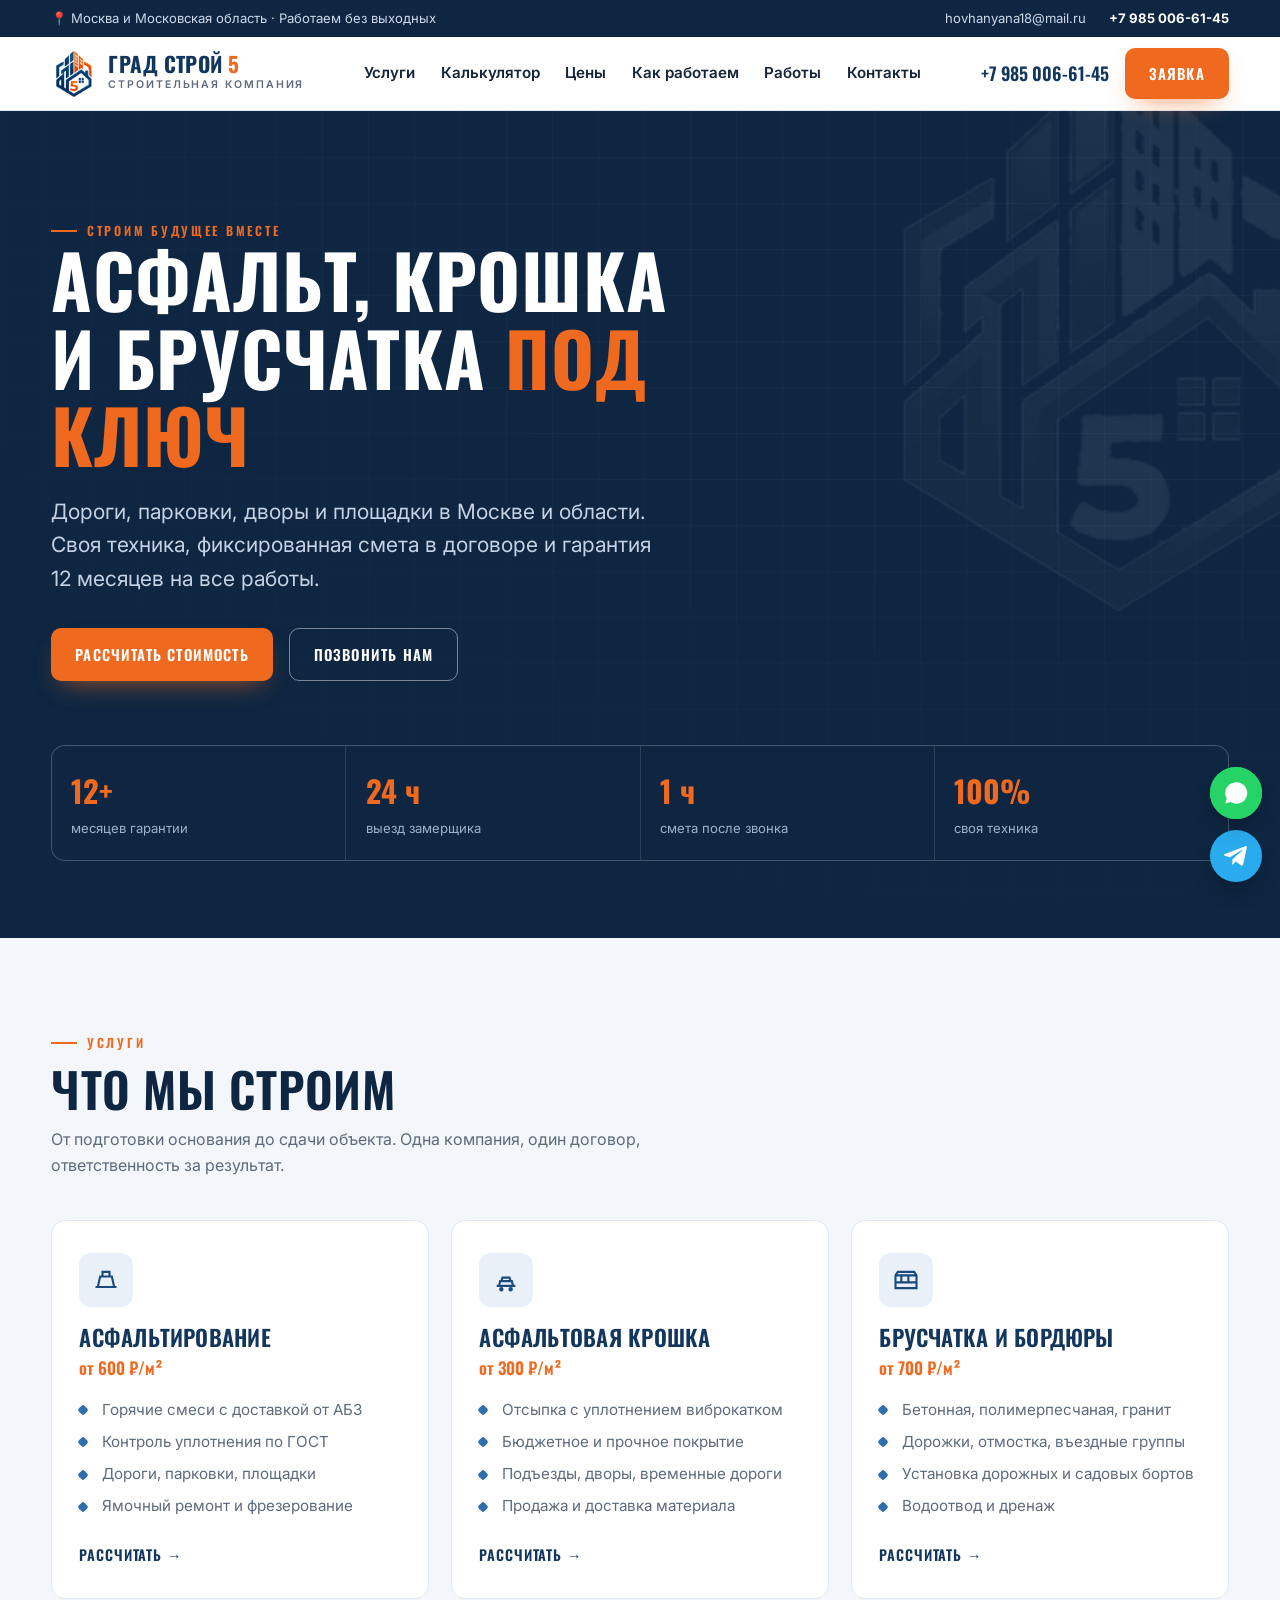
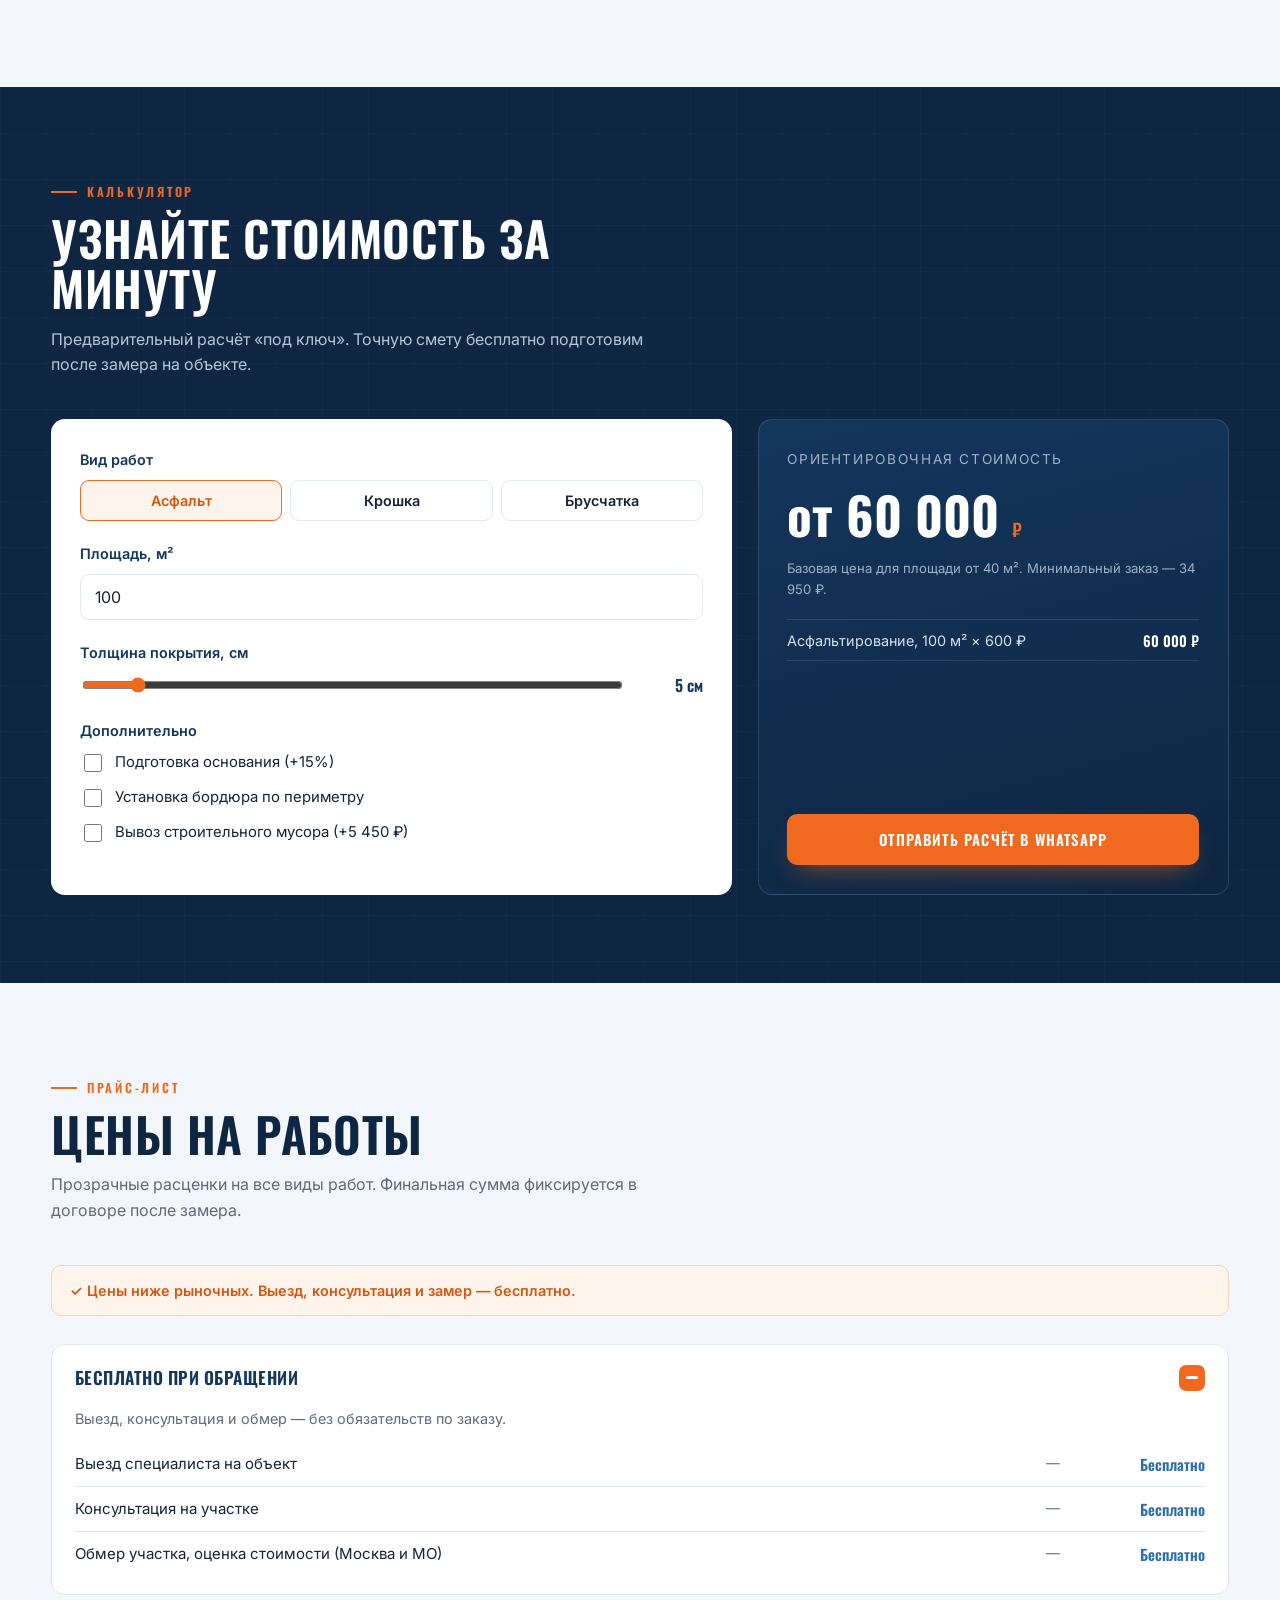
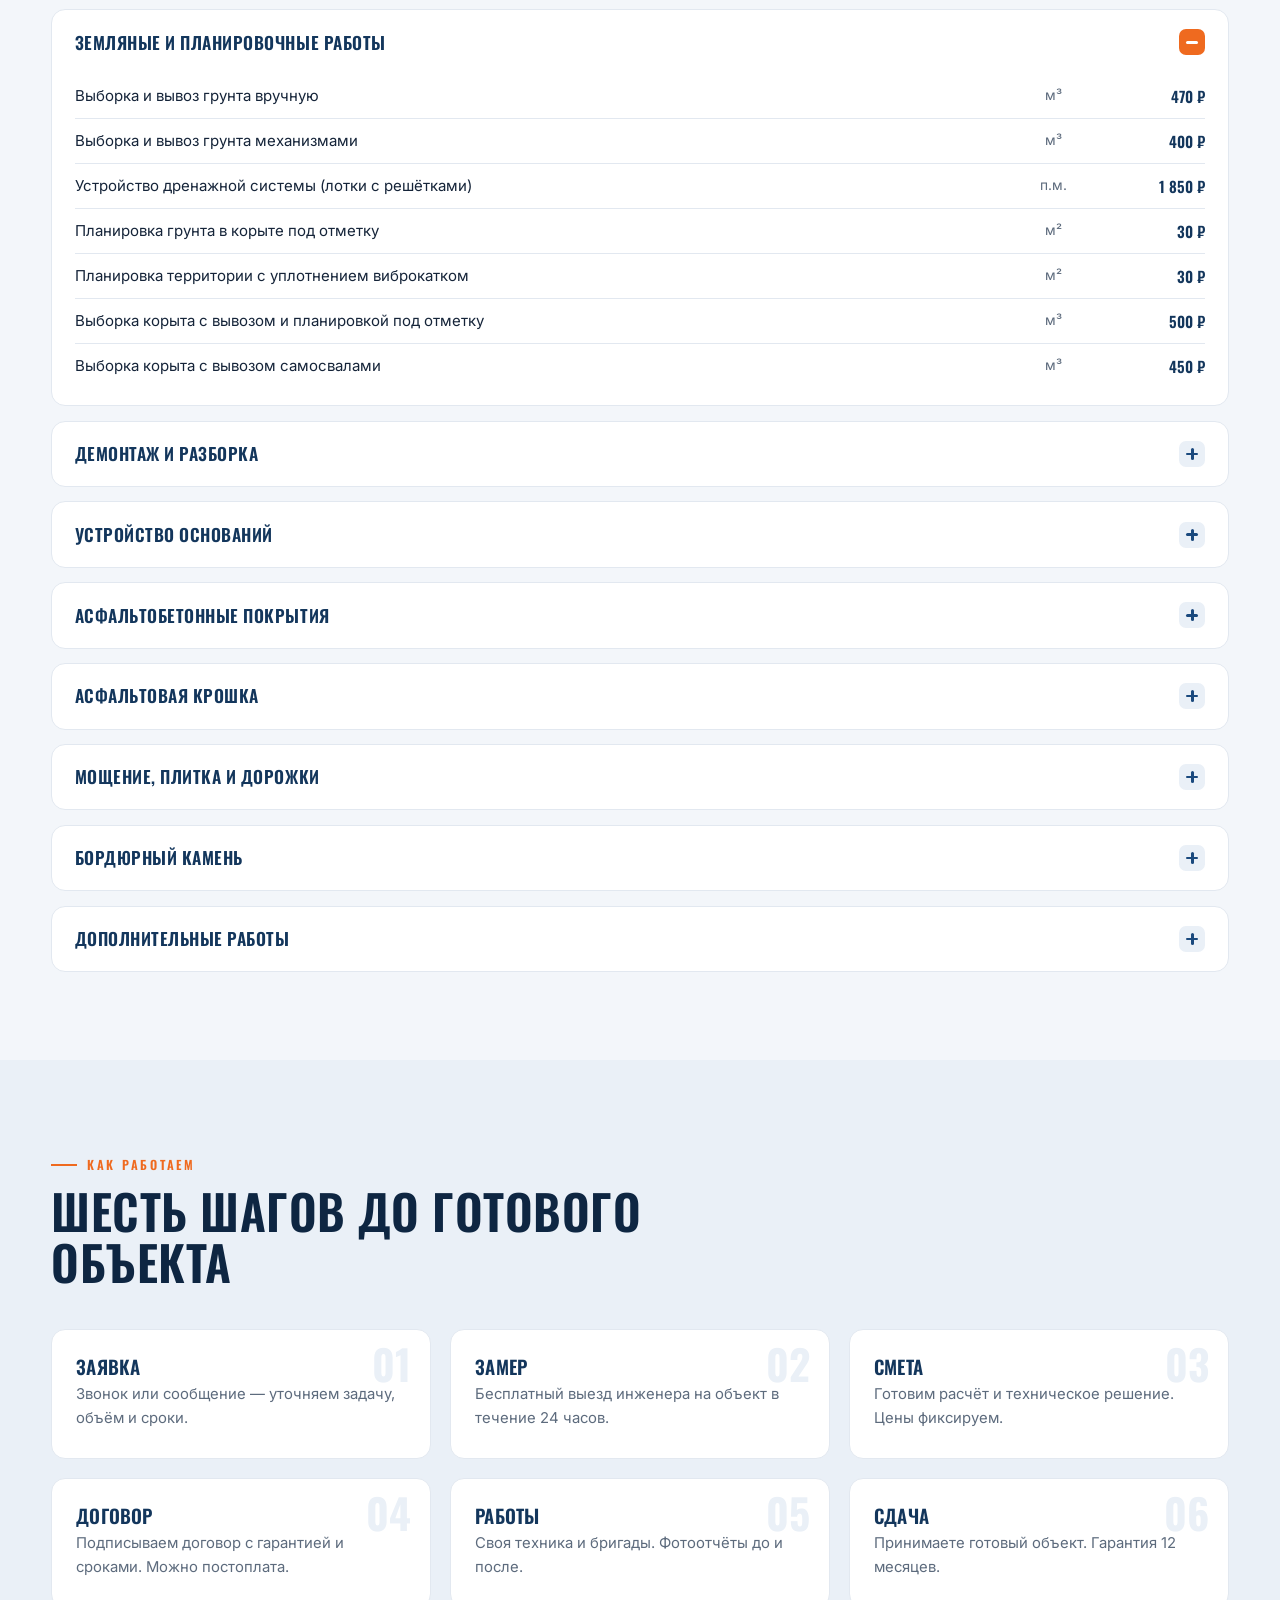
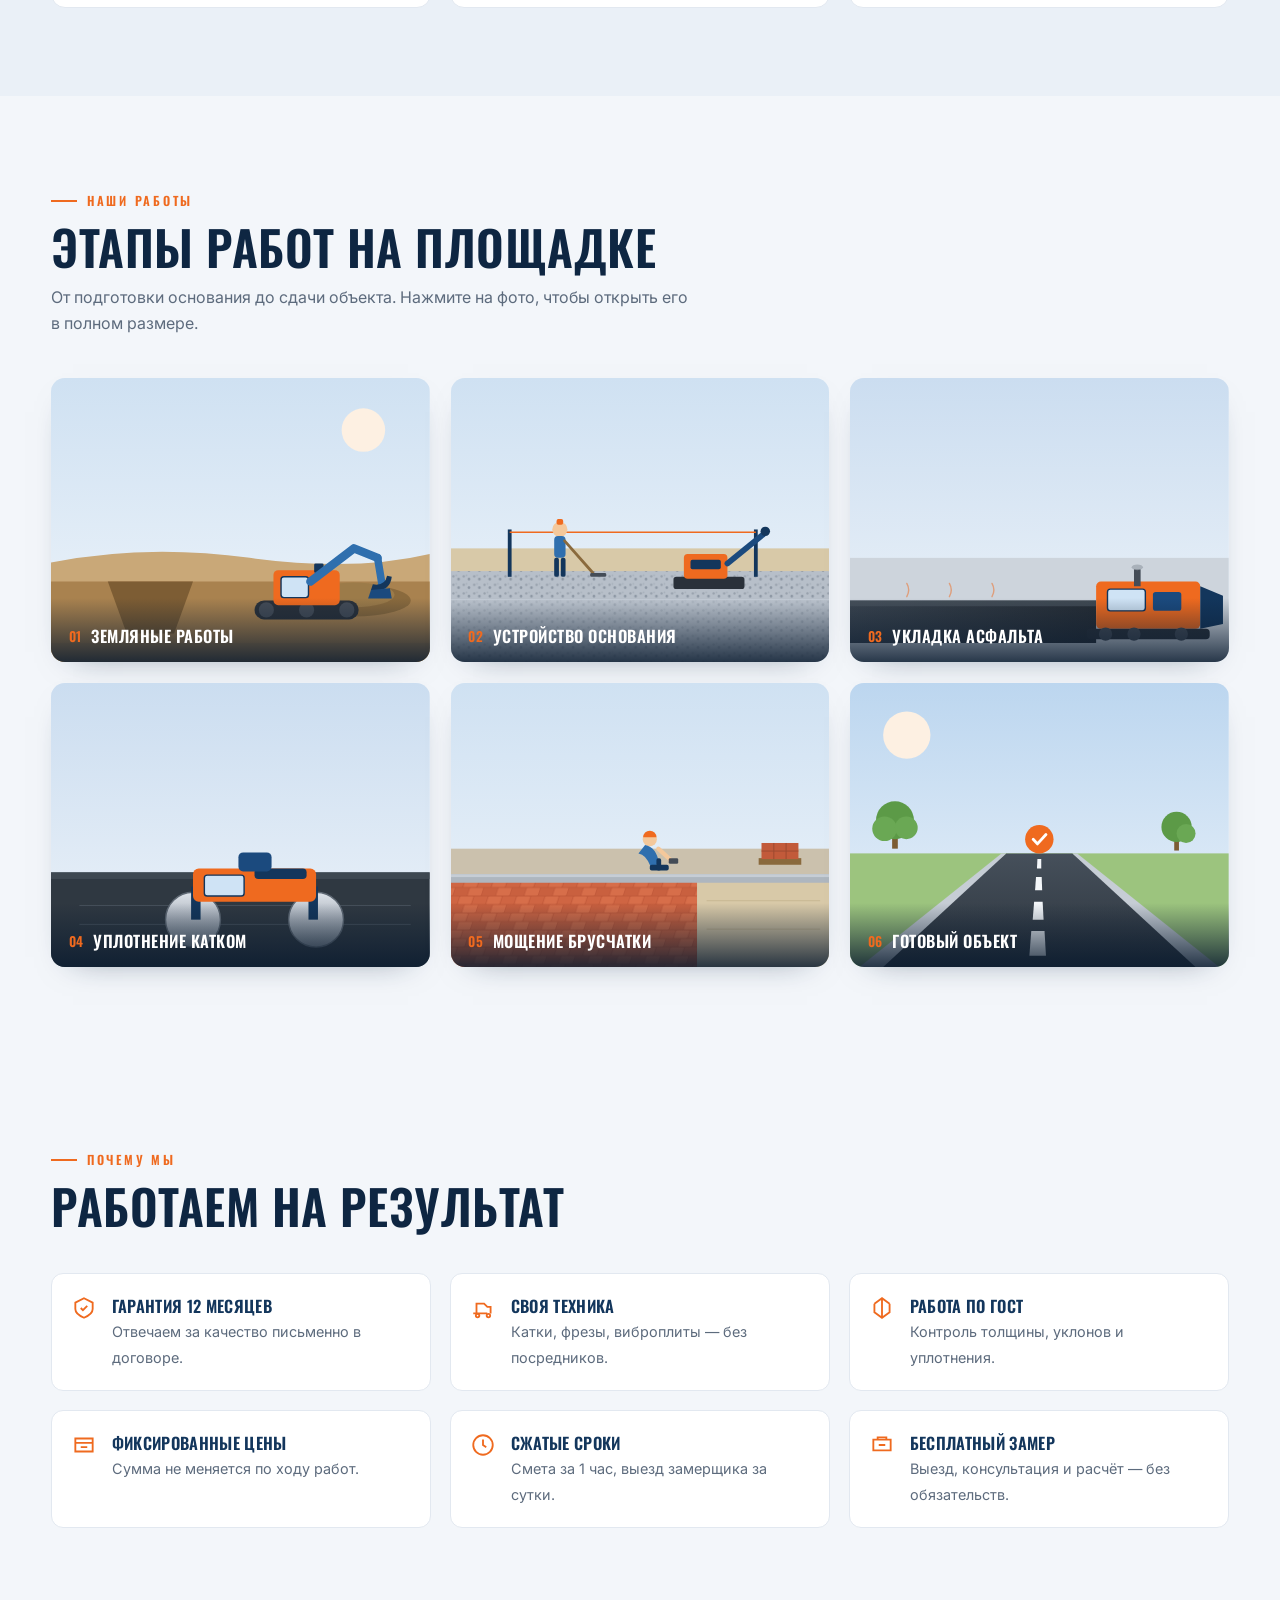
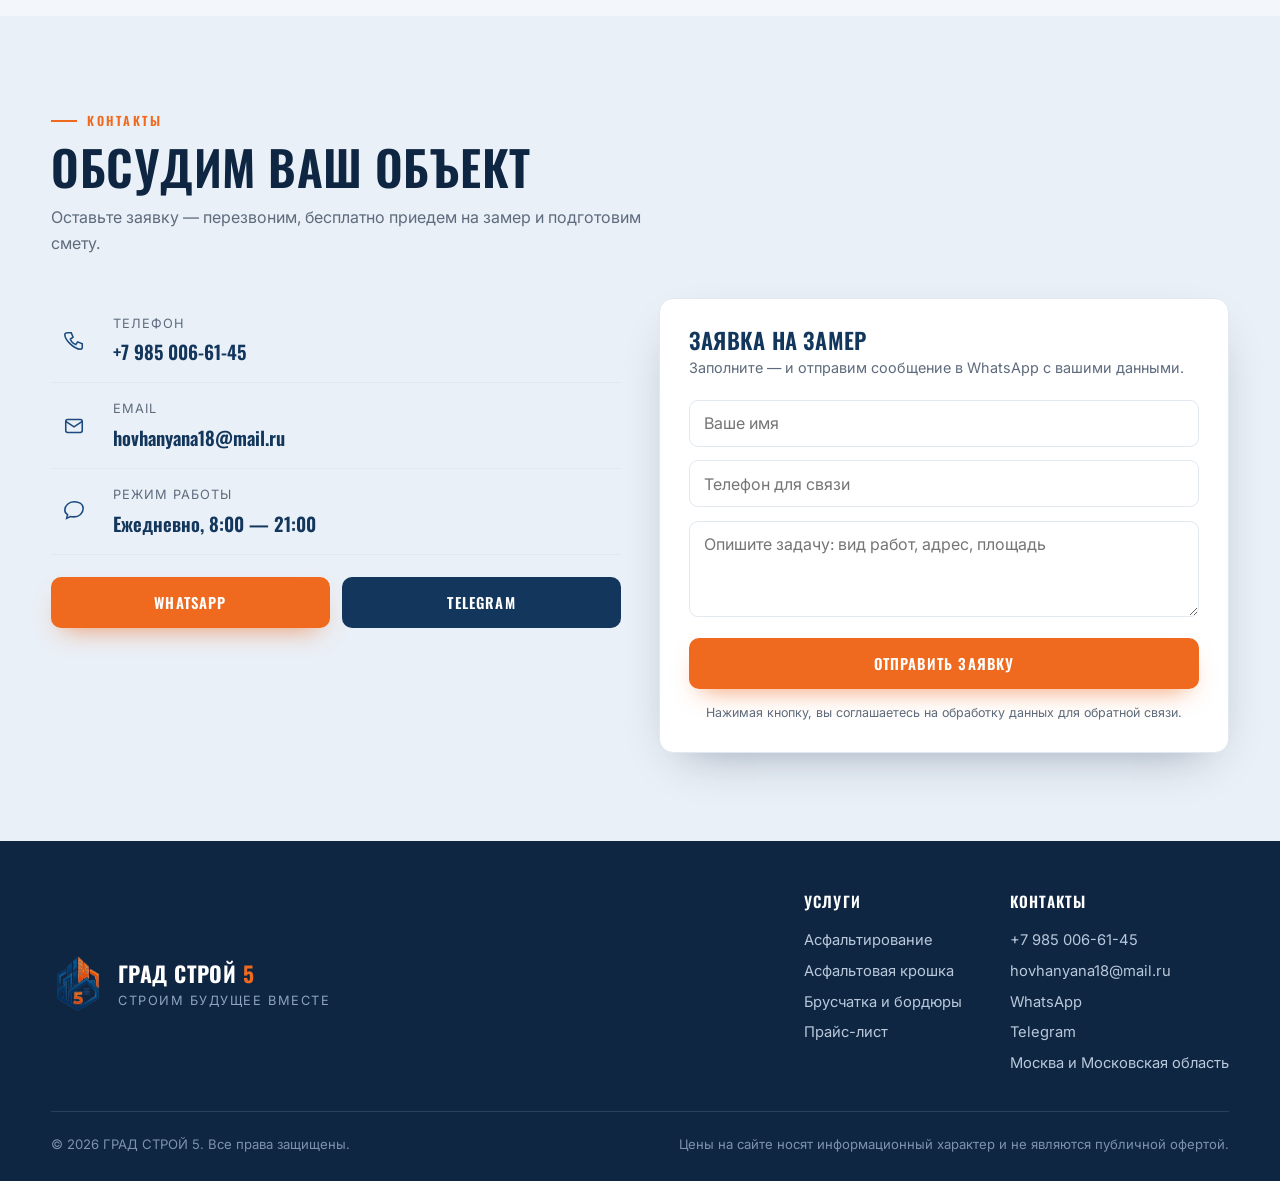
<file: index_standalone.html>
<!doctype html>
<html lang="ru">
<head>
<meta charset="UTF-8" />
<meta name="viewport" content="width=device-width, initial-scale=1.0" />
<title>ГРАД СТРОЙ 5 — асфальтирование, крошка, брусчатка под ключ</title>
<meta name="description" content="Строительная компания ГРАД СТРОЙ 5: асфальт от 600 ₽/м², крошка от 300 ₽/м², брусчатка от 700 ₽/м². Своя техника, бесплатный замер, гарантия 12 месяцев. Строим будущее вместе." />
<link rel="icon" href="[data-uri]" type="image/png" />
<meta property="og:title" content="ГРАД СТРОЙ 5 — строим будущее вместе" />
<meta property="og:description" content="Асфальт, крошка, брусчатка и бордюры под ключ. Своя техника, фиксированная смета, гарантия 12 месяцев." />
<meta property="og:type" content="website" />
<meta property="og:locale" content="ru_RU" />
<link rel="preconnect" href="https://fonts.googleapis.com" />
<link rel="preconnect" href="https://fonts.gstatic.com" crossorigin />
<link href="https://fonts.googleapis.com/css2?family=Oswald:wght@400;500;600;700&family=Inter:wght@400;500;600;700&display=swap" rel="stylesheet" />
<script type="application/ld+json">
{
  "@context":"https://schema.org",
  "@type":"GeneralContractor",
  "name":"ГРАД СТРОЙ 5",
  "slogan":"Строим будущее вместе",
  "description":"Асфальтирование, асфальтовая крошка, брусчатка и бордюры под ключ. Своя техника, гарантия 12 месяцев.",
  "telephone":"+79850066145",
  "email":"hovhanyana18@mail.ru",
  "priceRange":"₽₽",
  "areaServed":["Москва","Московская область"]
}
</script>
<style>
:root{
  --navy-900:#0e2642;
  --navy-800:#13365c;
  --navy-700:#1b4a7e;
  --steel:#2f6fae;
  --orange:#ef6a1f;
  --orange-600:#d6560f;
  --ink:#152439;
  --slate:#5d6b7d;
  --line:#e2e8f0;
  --bg:#f3f6fa;
  --surface:#ffffff;
  --surface-2:#eaf0f7;
  --shadow:0 18px 48px -24px rgba(14,38,66,.45);
  --radius:14px;
}
*{box-sizing:border-box}
html{scroll-behavior:smooth}
body{
  margin:0;background:var(--bg);color:var(--ink);
  font-family:"Inter",system-ui,Arial,sans-serif;font-size:16px;line-height:1.6;
  -webkit-font-smoothing:antialiased;
}
h1,h2,h3,h4,.display{font-family:"Oswald",sans-serif;font-weight:600;line-height:1.05;letter-spacing:.01em;margin:0}
a{color:inherit;text-decoration:none}
img{display:block;max-width:100%}
.wrap{width:min(1180px,92vw);margin:0 auto}
.eyebrow{
  font-family:"Oswald",sans-serif;font-weight:600;text-transform:uppercase;
  letter-spacing:.22em;font-size:.78rem;color:var(--orange);
  display:inline-flex;align-items:center;gap:.6rem;
}
.eyebrow::before{content:"";width:26px;height:2px;background:var(--orange)}
.btn{
  display:inline-flex;align-items:center;justify-content:center;gap:.5rem;
  font-family:"Oswald",sans-serif;font-weight:600;text-transform:uppercase;letter-spacing:.08em;
  font-size:.92rem;padding:.85rem 1.5rem;border-radius:10px;cursor:pointer;border:0;
  transition:transform .15s ease, background .2s ease, box-shadow .2s ease;
}
.btn-primary{background:var(--orange);color:#fff;box-shadow:0 12px 26px -12px rgba(239,106,31,.7)}
.btn-primary:hover{background:var(--orange-600);transform:translateY(-2px)}
.btn-ghost{background:transparent;color:#fff;border:1.5px solid rgba(255,255,255,.45)}
.btn-ghost:hover{border-color:#fff;background:rgba(255,255,255,.08)}
.btn-dark{background:var(--navy-800);color:#fff}
.btn-dark:hover{background:var(--navy-700);transform:translateY(-2px)}

/* ---------- header ---------- */
.topbar{background:var(--navy-900);color:#cdd9e8;font-size:.82rem}
.topbar .wrap{display:flex;justify-content:space-between;align-items:center;gap:1rem;padding:.5rem 0;flex-wrap:wrap}
.topbar a{color:#cdd9e8}
.topbar a:hover{color:#fff}
.topbar .tb-right{display:flex;gap:1.4rem;flex-wrap:wrap}
.topbar b{color:#fff}

header.site{position:sticky;top:0;z-index:50;background:rgba(255,255,255,.94);backdrop-filter:blur(8px);border-bottom:1px solid var(--line)}
.headrow{display:flex;align-items:center;justify-content:space-between;gap:1rem;padding:.7rem 0}
.brand{display:flex;align-items:center;gap:.7rem}
.brand img{width:46px;height:46px;object-fit:contain}
.brand .name{font-family:"Oswald",sans-serif;font-weight:700;font-size:1.32rem;letter-spacing:.02em;color:var(--navy-800);line-height:1;white-space:nowrap;display:block}
.brand .name b{color:var(--orange)}
.brand .sub{font-size:.66rem;letter-spacing:.18em;text-transform:uppercase;color:var(--slate);font-weight:600;margin-top:3px;white-space:nowrap;display:block}
nav.main{display:flex;gap:1.6rem;align-items:center}
nav.main a{font-weight:600;font-size:.95rem;color:var(--ink);position:relative;padding:.2rem 0}
nav.main a:hover{color:var(--orange)}
.head-cta{display:flex;align-items:center;gap:1rem}
.head-phone{font-family:"Oswald",sans-serif;font-weight:600;font-size:1.12rem;color:var(--navy-800);white-space:nowrap}
.burger{display:none;flex-direction:column;gap:5px;background:none;border:0;cursor:pointer;padding:6px}
.burger span{width:26px;height:2.5px;background:var(--navy-800);border-radius:2px}

/* ---------- hero ---------- */
.hero{position:relative;background:var(--navy-900);color:#fff;overflow:hidden}
.hero .grid-bg{position:absolute;inset:0;opacity:.5;
  background-image:linear-gradient(rgba(255,255,255,.05) 1px,transparent 1px),linear-gradient(90deg,rgba(255,255,255,.05) 1px,transparent 1px);
  background-size:46px 46px;mask-image:radial-gradient(120% 120% at 80% 10%,#000 35%,transparent 80%)}
.hero .hex{position:absolute;right:-120px;top:-60px;width:560px;height:560px;opacity:.07;
  background:url('[data-uri]') center/contain no-repeat;filter:grayscale(1) brightness(3);pointer-events:none}
.hero .wrap{position:relative;padding:clamp(3.5rem,8vw,6.5rem) 0 clamp(3rem,6vw,5rem)}
.hero-inner{max-width:760px}
.hero h1{font-size:clamp(2.4rem,6vw,4.6rem);font-weight:700;text-transform:uppercase}
.hero h1 .accent{color:var(--orange)}
.hero p.lead{font-size:clamp(1.05rem,2.2vw,1.32rem);color:#c4d2e3;margin:1.4rem 0 2rem;max-width:620px}
.hero-actions{display:flex;gap:1rem;flex-wrap:wrap}
.stats{display:grid;grid-template-columns:repeat(4,1fr);gap:1px;background:rgba(255,255,255,.12);
  margin-top:clamp(2.5rem,6vw,4rem);border:1px solid rgba(255,255,255,.12);border-radius:var(--radius);overflow:hidden}
.stats .st{background:var(--navy-900);padding:1.3rem 1.2rem}
.stats .st .v{font-family:"Oswald",sans-serif;font-weight:700;font-size:1.9rem;color:#fff}
.stats .st .v span{color:var(--orange)}
.stats .st .l{font-size:.82rem;color:#9fb2c9;margin-top:.2rem}

/* ---------- sections ---------- */
section{padding:clamp(3.2rem,7vw,5.5rem) 0}
.sec-head{margin-bottom:2.6rem;max-width:640px}
.sec-head h2{font-size:clamp(1.9rem,4.5vw,3rem);text-transform:uppercase;margin-top:.7rem;color:var(--navy-900)}
.sec-head p{color:var(--slate);margin:.8rem 0 0}

/* services */
.services{display:grid;grid-template-columns:repeat(3,1fr);gap:1.4rem}
.svc{background:var(--surface);border:1px solid var(--line);border-radius:var(--radius);padding:2rem 1.7rem;
  display:flex;flex-direction:column;transition:transform .2s ease,box-shadow .2s ease;position:relative;overflow:hidden}
.svc::before{content:"";position:absolute;left:0;top:0;width:100%;height:4px;background:var(--orange);transform:scaleX(0);transform-origin:left;transition:transform .25s ease}
.svc:hover{transform:translateY(-5px);box-shadow:var(--shadow)}
.svc:hover::before{transform:scaleX(1)}
.svc .ico{width:54px;height:54px;border-radius:12px;background:var(--surface-2);display:grid;place-items:center;margin-bottom:1.1rem}
.svc .ico svg{width:28px;height:28px;stroke:var(--navy-700)}
.svc h3{font-size:1.4rem;text-transform:uppercase;color:var(--navy-800)}
.svc .from{font-family:"Oswald",sans-serif;font-weight:600;color:var(--orange);font-size:1.05rem;margin:.4rem 0 1rem}
.svc ul{list-style:none;padding:0;margin:0 0 1.5rem;display:flex;flex-direction:column;gap:.5rem}
.svc li{position:relative;padding-left:1.4rem;color:var(--slate);font-size:.95rem}
.svc li::before{content:"";position:absolute;left:0;top:.55em;width:8px;height:8px;background:var(--steel);border-radius:2px;transform:rotate(45deg)}
.svc .go{margin-top:auto;font-family:"Oswald",sans-serif;font-weight:600;text-transform:uppercase;letter-spacing:.06em;color:var(--navy-800);font-size:.9rem;display:inline-flex;gap:.4rem;align-items:center}
.svc .go:hover{color:var(--orange)}

/* calculator */
.calc-sec{background:var(--navy-900);color:#fff;position:relative;overflow:hidden}
.calc-sec .grid-bg{position:absolute;inset:0;opacity:.4;background-image:linear-gradient(rgba(255,255,255,.05) 1px,transparent 1px),linear-gradient(90deg,rgba(255,255,255,.05) 1px,transparent 1px);background-size:46px 46px}
.calc-sec .wrap{position:relative}
.calc-sec .sec-head h2{color:#fff}
.calc-sec .sec-head p{color:#b6c6da}
.calc{display:grid;grid-template-columns:1.3fr .9fr;gap:1.6rem;align-items:stretch}
.calc-form{background:#fff;color:var(--ink);border-radius:var(--radius);padding:1.8rem}
.field{margin-bottom:1.3rem}
.field>label{display:block;font-weight:600;font-size:.9rem;margin-bottom:.55rem;color:var(--navy-800)}
.seg{display:grid;grid-template-columns:repeat(3,1fr);gap:.5rem}
.seg button{font-family:"Inter",sans-serif;font-weight:600;font-size:.9rem;padding:.7rem .4rem;border-radius:9px;border:1.5px solid var(--line);background:#fff;color:var(--ink);cursor:pointer;transition:all .15s}
.seg button.active{border-color:var(--orange);background:#fff4ec;color:var(--orange-600)}
.seg.cols2{grid-template-columns:repeat(3,1fr)}
input[type=number]{width:100%;font-family:"Inter",sans-serif;font-size:1rem;padding:.75rem .85rem;border:1.5px solid var(--line);border-radius:9px;color:var(--ink)}
input[type=number]:focus{outline:none;border-color:var(--steel)}
.range-row{display:flex;align-items:center;gap:1rem}
.range-row input[type=range]{flex:1;accent-color:var(--orange)}
.range-val{font-family:"Oswald",sans-serif;font-weight:600;min-width:62px;text-align:right;color:var(--navy-800)}
.checks{display:flex;flex-direction:column;gap:.7rem}
.check{display:flex;align-items:center;gap:.65rem;font-size:.93rem;cursor:pointer}
.check input{width:18px;height:18px;accent-color:var(--orange)}
.calc-result{background:linear-gradient(165deg,var(--navy-800),var(--navy-900));border:1px solid rgba(255,255,255,.12);border-radius:var(--radius);padding:1.8rem;display:flex;flex-direction:column}
.calc-result .rlabel{font-size:.85rem;color:#9fb2c9;text-transform:uppercase;letter-spacing:.12em}
.calc-result .total{font-family:"Oswald",sans-serif;font-weight:700;font-size:clamp(2.4rem,5vw,3.2rem);color:#fff;margin:.2rem 0 .1rem}
.calc-result .total small{color:var(--orange);font-size:1.1rem;font-weight:600}
.calc-result .approx{font-size:.82rem;color:#9fb2c9;margin-bottom:1.2rem}
.breakdown{list-style:none;padding:0;margin:0 0 1.4rem;border-top:1px solid rgba(255,255,255,.12)}
.breakdown li{display:flex;justify-content:space-between;gap:1rem;padding:.55rem 0;border-bottom:1px solid rgba(255,255,255,.1);font-size:.9rem;color:#d6e0ec}
.breakdown li b{font-family:"Oswald",sans-serif;font-weight:600;color:#fff;white-space:nowrap}
.breakdown li.note{color:#f3a86d;border-bottom:0;font-size:.84rem}
.calc-result .btn{width:100%;margin-top:auto}

/* price list */
.price-note{background:#fff4ec;border:1px solid #f6d3b9;color:var(--orange-600);border-radius:10px;padding:.8rem 1.1rem;font-size:.9rem;font-weight:600;margin-bottom:1.8rem;display:flex;gap:.6rem;align-items:flex-start}
.acc{border:1px solid var(--line);border-radius:var(--radius);overflow:hidden;background:var(--surface)}
.acc + .acc{margin-top:.9rem}
.acc summary{list-style:none;cursor:pointer;padding:1.15rem 1.4rem;display:flex;align-items:center;justify-content:space-between;gap:1rem;font-family:"Oswald",sans-serif;font-weight:600;text-transform:uppercase;letter-spacing:.03em;font-size:1.08rem;color:var(--navy-800)}
.acc summary::-webkit-details-marker{display:none}
.acc summary .plus{width:26px;height:26px;flex:none;border-radius:7px;background:var(--surface-2);display:grid;place-items:center;position:relative;transition:.2s}
.acc summary .plus::before,.acc summary .plus::after{content:"";position:absolute;background:var(--navy-700);border-radius:2px}
.acc summary .plus::before{width:12px;height:2.4px}
.acc summary .plus::after{width:2.4px;height:12px;transition:.2s}
.acc[open] summary .plus{background:var(--orange)}
.acc[open] summary .plus::before,.acc[open] summary .plus::after{background:#fff}
.acc[open] summary .plus::after{transform:rotate(90deg);opacity:0}
.acc .body{padding:0 1.4rem 1.1rem}
.acc .desc{color:var(--slate);font-size:.9rem;margin:-.2rem 0 .8rem}
table.price{width:100%;border-collapse:collapse;font-size:.94rem}
table.price td{padding:.62rem 0;border-bottom:1px solid var(--line);vertical-align:top}
table.price tr:last-child td{border-bottom:0}
table.price .nm{color:var(--ink);padding-right:1rem}
table.price .un{color:var(--slate);width:64px;text-align:center;white-space:nowrap;font-size:.86rem}
table.price .pr{font-family:"Oswald",sans-serif;font-weight:600;color:var(--navy-800);text-align:right;white-space:nowrap;width:120px}
table.price .pr.free{color:var(--steel)}

/* process */
.steps{display:grid;grid-template-columns:repeat(3,1fr);gap:1.2rem;counter-reset:s}
.step{background:var(--surface);border:1px solid var(--line);border-radius:var(--radius);padding:1.7rem 1.5rem;position:relative}
.step .n{font-family:"Oswald",sans-serif;font-weight:700;font-size:2.6rem;color:var(--surface-2);line-height:.8;position:absolute;top:1.1rem;right:1.2rem}
.step h4{font-size:1.18rem;text-transform:uppercase;color:var(--navy-800);margin-bottom:.4rem;position:relative}
.step p{color:var(--slate);font-size:.93rem;margin:0;position:relative}

/* advantages */
.adv-sec{background:var(--surface-2)}
.adv{display:grid;grid-template-columns:repeat(3,1fr);gap:1.2rem}
.adv .a{display:flex;gap:.9rem;align-items:flex-start;background:#fff;border:1px solid var(--line);border-radius:12px;padding:1.2rem}
.adv .a svg{width:26px;height:26px;flex:none;stroke:var(--orange);margin-top:2px}
.adv .a b{display:block;font-family:"Oswald",sans-serif;font-weight:600;color:var(--navy-800);font-size:1.02rem;text-transform:uppercase;letter-spacing:.02em}
.adv .a span{color:var(--slate);font-size:.9rem}

/* contacts */
.contact{display:grid;grid-template-columns:1fr 1fr;gap:2.4rem;align-items:start}
.cinfo .ch{display:flex;gap:1rem;align-items:center;padding:1rem 0;border-bottom:1px solid var(--line)}
.cinfo .ch:last-child{border-bottom:0}
.cinfo .ch .ci{width:46px;height:46px;border-radius:11px;background:var(--surface-2);display:grid;place-items:center;flex:none}
.cinfo .ch .ci svg{width:22px;height:22px;stroke:var(--navy-700)}
.cinfo .ch .lab{font-size:.8rem;color:var(--slate);text-transform:uppercase;letter-spacing:.08em;display:block;margin-bottom:2px}
.cinfo .ch .val{font-family:"Oswald",sans-serif;font-weight:600;font-size:1.18rem;color:var(--navy-800);display:block}
.msg-row{display:flex;gap:.8rem;margin-top:1.4rem;flex-wrap:wrap}
.msg-row a{flex:1;min-width:140px}
.cform{background:var(--surface);border:1px solid var(--line);border-radius:var(--radius);padding:1.8rem;box-shadow:var(--shadow)}
.cform h3{font-size:1.4rem;text-transform:uppercase;color:var(--navy-800);margin-bottom:.3rem}
.cform p.sm{color:var(--slate);font-size:.9rem;margin:0 0 1.3rem}
.cform input,.cform textarea{width:100%;font-family:"Inter",sans-serif;font-size:1rem;padding:.78rem .9rem;border:1.5px solid var(--line);border-radius:9px;margin-bottom:.85rem;color:var(--ink)}
.cform textarea{min-height:96px;resize:vertical}
.cform input:focus,.cform textarea:focus{outline:none;border-color:var(--steel)}
.cform .btn{width:100%}
.cform .privacy{font-size:.78rem;color:var(--slate);margin:.9rem 0 0;text-align:center}

/* footer */
footer.site{background:var(--navy-900);color:#b9c8da;padding:3rem 0 1.6rem}
.foot-top{display:flex;justify-content:space-between;gap:2rem;flex-wrap:wrap;padding-bottom:2rem;border-bottom:1px solid rgba(255,255,255,.12)}
.foot-brand{display:flex;align-items:center;gap:.8rem;max-width:360px}
.foot-brand img{width:54px;height:54px}
.foot-brand .name{font-family:"Oswald",sans-serif;font-weight:700;font-size:1.35rem;color:#fff;letter-spacing:.02em}
.foot-brand .name b{color:var(--orange)}
.foot-brand .sl{font-size:.8rem;color:#8ea3bd;letter-spacing:.12em;text-transform:uppercase}
.foot-links{display:flex;gap:3rem;flex-wrap:wrap}
.foot-col h5{font-family:"Oswald",sans-serif;font-weight:600;text-transform:uppercase;letter-spacing:.08em;color:#fff;font-size:.95rem;margin:0 0 .8rem}
.foot-col a,.foot-col div{display:block;color:#b9c8da;font-size:.92rem;padding:.22rem 0}
.foot-col a:hover{color:#fff}
.foot-bottom{padding-top:1.4rem;font-size:.82rem;color:#7d92ad;display:flex;justify-content:space-between;gap:1rem;flex-wrap:wrap}

/* floating contact */
.float{position:fixed;right:18px;bottom:18px;z-index:60;display:flex;flex-direction:column;gap:.7rem}
.float a{width:52px;height:52px;border-radius:50%;display:grid;place-items:center;box-shadow:0 10px 24px -8px rgba(0,0,0,.4);transition:transform .15s}
.float a:hover{transform:scale(1.08)}
.float .wa{background:#25d366}
.float .tg{background:#2aabee}
.float a svg{width:26px;height:26px;fill:#fff}


/* ============ GALLERY + LIGHTBOX ============ */
#gallery .gallery-grid{display:grid;grid-template-columns:repeat(3,1fr);gap:1.3rem}
.shot{position:relative;display:block;width:100%;margin:0;padding:0;border:0;cursor:pointer;border-radius:var(--radius);overflow:hidden;background:var(--surface-2);aspect-ratio:4/3;font-family:inherit;box-shadow:0 12px 32px -22px rgba(14,38,66,.55)}
.shot .photo{width:100%;height:100%;display:block;object-fit:cover;transition:transform .55s cubic-bezier(.22,.61,.36,1)}
.shot:hover .photo{transform:scale(1.07)}
.shot .cap{position:absolute;left:0;right:0;bottom:0;padding:1.6rem 1.1rem .9rem;background:linear-gradient(transparent,rgba(11,28,48,.85));color:#fff;font-family:"Oswald",sans-serif;font-weight:600;text-transform:uppercase;letter-spacing:.03em;font-size:1.02rem;display:flex;align-items:center;gap:.6rem;text-align:left}
.shot .cap .cn{color:var(--orange);font-size:.84rem;flex:none}
.shot .zoom{position:absolute;top:.85rem;right:.85rem;z-index:2;width:38px;height:38px;border-radius:10px;background:rgba(255,255,255,.94);display:grid;place-items:center;opacity:0;transform:scale(.7) translateY(-4px);transition:opacity .25s ease,transform .25s ease}
.shot:hover .zoom,.shot:focus-visible .zoom{opacity:1;transform:none}
.shot .zoom svg{width:18px;height:18px;stroke:var(--navy-800);fill:none}
.shot:focus-visible{outline:3px solid var(--orange);outline-offset:3px}

.lb{position:fixed;inset:0;z-index:130;background:rgba(8,18,30,.93);display:none;align-items:center;justify-content:center;padding:5vh 5vw;opacity:0;transition:opacity .28s ease}
.lb.open{display:flex}
.lb.in{opacity:1}
.lb-stage{max-width:1020px;width:100%}
.lb-frame{border-radius:14px;overflow:hidden;border:1px solid rgba(255,255,255,.14);box-shadow:0 40px 90px -30px rgba(0,0,0,.7);background:#0e2236;transform:scale(.95);transition:transform .32s cubic-bezier(.22,.61,.36,1)}
.lb.in .lb-frame{transform:none}
.lb-frame .photo{width:100%;height:auto;display:block}
.lb-cap{display:flex;justify-content:space-between;align-items:center;gap:1rem;color:#fff;font-family:"Oswald",sans-serif;font-weight:600;text-transform:uppercase;letter-spacing:.04em;margin-top:1rem;font-size:1.1rem}
.lb-cap #lbCounter{color:#9fb2c9;font-size:.95rem;flex:none}
.lb-close,.lb-nav{position:fixed;border:0;background:rgba(255,255,255,.12);color:#fff;cursor:pointer;border-radius:50%;display:grid;place-items:center;transition:background .2s ease,transform .2s ease;z-index:2}
.lb-close:hover{background:rgba(255,255,255,.26);transform:scale(1.07)}
.lb-close{top:20px;right:24px;width:48px;height:48px;font-size:1.8rem;line-height:1}
.lb-nav{top:50%;transform:translateY(-50%);width:54px;height:54px;font-size:2rem;line-height:1}
.lb-nav:hover{background:rgba(255,255,255,.26);transform:translateY(-50%) scale(1.07)}
.lb-prev{left:18px}.lb-next{right:18px}
body.lb-lock{overflow:hidden}

@media (max-width:980px){
  .services,.steps,.adv{grid-template-columns:1fr 1fr}
  #gallery .gallery-grid{grid-template-columns:1fr 1fr}
  .calc{grid-template-columns:1fr}
  .contact{grid-template-columns:1fr}
}
@media (max-width:760px){
  nav.main,.head-phone{display:none}
  .burger{display:flex}
  .brand img{width:38px;height:38px}
  .brand .name{font-size:1.05rem}
  .brand .sub{font-size:.58rem;letter-spacing:.12em}
  .head-cta{gap:.6rem}
  .head-cta .btn-primary{padding:.7rem 1rem;font-size:.82rem}
  nav.main.open{display:flex;position:absolute;top:100%;left:0;right:0;background:#fff;flex-direction:column;align-items:flex-start;gap:0;padding:.5rem 6vw 1rem;border-bottom:1px solid var(--line);box-shadow:var(--shadow)}
  nav.main.open a{padding:.85rem 0;width:100%;border-bottom:1px solid var(--line)}
  .services,.steps,.adv,.stats{grid-template-columns:1fr}
  #gallery .gallery-grid{grid-template-columns:1fr}
  .lb-nav{width:44px;height:44px;font-size:1.6rem}
  .lb-close{width:42px;height:42px;top:12px;right:14px}
  .stats .st{display:flex;align-items:baseline;gap:.8rem}
  .stats .st .v{font-size:1.5rem}
}
/* ============ EFFECTS / ANIMATIONS ============ */
/* scroll progress bar */
.progress{position:fixed;top:0;left:0;height:3px;width:0;z-index:100;
  background:linear-gradient(90deg,var(--orange),#ffb27a);box-shadow:0 0 12px rgba(239,106,31,.6);transition:width .08s linear}

/* sticky header on scroll */
header.site{transition:box-shadow .28s ease, background .28s ease}
header.site.scrolled{box-shadow:0 10px 34px -20px rgba(14,38,66,.55)}
header.site.scrolled .headrow{padding:.5rem 0}
.headrow{transition:padding .28s ease}

/* nav underline */
nav.main a::after{content:"";position:absolute;left:0;bottom:-3px;height:2px;width:0;background:var(--orange);transition:width .26s cubic-bezier(.22,.61,.36,1)}
nav.main a:hover::after{width:100%}

/* scroll reveal */
.reveal{opacity:0;transform:translateY(28px);transition:opacity .7s cubic-bezier(.22,.61,.36,1),transform .7s cubic-bezier(.22,.61,.36,1)}
.reveal.in{opacity:1;transform:none}

/* hero load sequence */
.hero-inner>*{opacity:0;transform:translateY(26px);animation:heroIn .85s cubic-bezier(.22,.61,.36,1) forwards}
.hero-inner>*:nth-child(1){animation-delay:.10s}
.hero-inner>*:nth-child(2){animation-delay:.22s}
.hero-inner>*:nth-child(3){animation-delay:.34s}
.hero-inner>*:nth-child(4){animation-delay:.46s}
.stats{opacity:0;transform:translateY(26px);animation:heroIn .85s .6s cubic-bezier(.22,.61,.36,1) forwards}
@keyframes heroIn{to{opacity:1;transform:none}}

/* ambient motion in dark sections */
.hero .grid-bg{animation:gridDrift 26s linear infinite}
.calc-sec .grid-bg{animation:gridDrift 32s linear infinite}
@keyframes gridDrift{to{background-position:46px 46px}}
.hero .hex{animation:floatY 9s ease-in-out infinite}
@keyframes floatY{0%,100%{transform:translateY(0)}50%{transform:translateY(-20px)}}

/* primary button sheen */
.btn-primary{position:relative;overflow:hidden}
.btn-primary>*{position:relative;z-index:1}
.btn-primary::after{content:"";position:absolute;top:0;left:-130%;width:55%;height:100%;
  background:linear-gradient(110deg,transparent,rgba(255,255,255,.4),transparent);transform:skewX(-20deg);pointer-events:none}
.btn-primary:hover::after{animation:sheen .85s ease}
@keyframes sheen{to{left:140%}}

/* service icon micro-interaction */
.svc .ico{transition:transform .28s ease,background .28s ease}
.svc .ico svg{transition:stroke .28s ease}
.svc:hover .ico{transform:translateY(-3px) rotate(-5deg);background:#fff4ec}
.svc:hover .ico svg{stroke:var(--orange)}

/* calculator total bump on change */
.calc-result .total{transition:transform .25s ease}
.calc-result .total.bump{animation:bump .34s ease}
@keyframes bump{0%{transform:scale(1)}45%{transform:scale(1.06)}100%{transform:scale(1)}}

/* process + advantages hover lift */
.step{transition:transform .25s ease,box-shadow .25s ease}
.step:hover{transform:translateY(-5px);box-shadow:var(--shadow)}
.step .n{transition:color .25s ease}
.step:hover .n{color:#ffd9c2}
.adv .a{transition:transform .22s ease,box-shadow .22s ease}
.adv .a:hover{transform:translateY(-4px);box-shadow:var(--shadow)}
.adv .a svg{transition:transform .22s ease}
.adv .a:hover svg{transform:scale(1.12)}

/* contact rows hover */
.cinfo .ch .ci{transition:background .22s ease,transform .22s ease}
.cinfo .ch:hover .ci{background:#fff4ec;transform:translateY(-2px)}
.cinfo .ch:hover .ci svg{stroke:var(--orange)}
.cinfo .ch .ci svg{transition:stroke .22s ease}

/* floating WhatsApp pulse ring */
.float .wa{position:relative}
.float .wa::before{content:"";position:absolute;inset:0;border-radius:50%;border:2px solid #25d366;animation:ring 2.4s ease-out infinite}
@keyframes ring{0%{transform:scale(1);opacity:.65}100%{transform:scale(1.85);opacity:0}}

@media (prefers-reduced-motion:reduce){
  *{scroll-behavior:auto;transition:none!important;animation:none!important}
  .reveal,.hero-inner>*,.stats{opacity:1!important;transform:none!important}
}
</style>
</head>
<body>
<div class="progress" id="progress"></div>

<!-- top utility bar -->
<div class="topbar">
  <div class="wrap">
    <div>📍 Москва и Московская область · Работаем без выходных</div>
    <div class="tb-right">
      <a href="mailto:hovhanyana18@mail.ru">hovhanyana18@mail.ru</a>
      <a href="tel:+79850066145"><b>+7 985 006-61-45</b></a>
    </div>
  </div>
</div>

<!-- header -->
<header class="site">
  <div class="wrap headrow">
    <a class="brand" href="#top" aria-label="ГРАД СТРОЙ 5 — на главную">
      <img src="[data-uri]" alt="Логотип ГРАД СТРОЙ 5" />
      <span>
        <span class="name">ГРАД СТРОЙ <b>5</b></span>
        <span class="sub">Строительная компания</span>
      </span>
    </a>
    <nav class="main" id="nav">
      <a href="#services">Услуги</a>
      <a href="#calculator">Калькулятор</a>
      <a href="#prices">Цены</a>
      <a href="#process">Как работаем</a>
      <a href="#gallery">Работы</a>
      <a href="#contacts">Контакты</a>
    </nav>
    <div class="head-cta">
      <a class="head-phone" href="tel:+79850066145">+7 985 006-61-45</a>
      <a class="btn btn-primary" href="#contacts">Заявка</a>
      <button class="burger" id="burger" aria-label="Меню"><span></span><span></span><span></span></button>
    </div>
  </div>
</header>

<!-- hero -->
<section class="hero" id="top" style="padding:0">
  <div class="grid-bg"></div>
  <div class="hex"></div>
  <div class="wrap">
    <div class="hero-inner">
      <span class="eyebrow">Строим будущее вместе</span>
      <h1>Асфальт, крошка и&nbsp;брусчатка <span class="accent">под ключ</span></h1>
      <p class="lead">Дороги, парковки, дворы и площадки в Москве и области. Своя техника, фиксированная смета в договоре и гарантия 12 месяцев на все работы.</p>
      <div class="hero-actions">
        <a class="btn btn-primary" href="#calculator">Рассчитать стоимость</a>
        <a class="btn btn-ghost" href="tel:+79850066145">Позвонить нам</a>
      </div>
    </div>
    <div class="stats">
      <div class="st"><div class="v"><span class="count" data-to="12">0</span><span>+</span></div><div class="l">месяцев гарантии</div></div>
      <div class="st"><div class="v"><span class="count" data-to="24">0</span> <span>ч</span></div><div class="l">выезд замерщика</div></div>
      <div class="st"><div class="v"><span class="count" data-to="1">0</span> <span>ч</span></div><div class="l">смета после звонка</div></div>
      <div class="st"><div class="v"><span class="count" data-to="100">0</span><span>%</span></div><div class="l">своя техника</div></div>
    </div>
  </div>
</section>

<!-- services -->
<section id="services">
  <div class="wrap">
    <div class="sec-head">
      <span class="eyebrow">Услуги</span>
      <h2>Что мы строим</h2>
      <p>От подготовки основания до сдачи объекта. Одна компания, один договор, ответственность за результат.</p>
    </div>
    <div class="services">
      <article class="svc">
        <div class="ico"><svg viewBox="0 0 24 24" fill="none" stroke-width="1.8"><path d="M3 18h18M5 18l2-9h10l2 9M9 9V5h6v4"/></svg></div>
        <h3>Асфальтирование</h3>
        <div class="from">от 600 ₽/м²</div>
        <ul>
          <li>Горячие смеси с доставкой от АБЗ</li>
          <li>Контроль уплотнения по ГОСТ</li>
          <li>Дороги, парковки, площадки</li>
          <li>Ямочный ремонт и фрезерование</li>
        </ul>
        <a class="go" href="#calculator">Рассчитать →</a>
      </article>
      <article class="svc">
        <div class="ico"><svg viewBox="0 0 24 24" fill="none" stroke-width="1.8"><path d="M4 17h16M6 17l1-4h10l1 4M8 13l1-3h6l1 3"/><circle cx="8" cy="20" r="1"/><circle cx="16" cy="20" r="1"/></svg></div>
        <h3>Асфальтовая крошка</h3>
        <div class="from">от 300 ₽/м²</div>
        <ul>
          <li>Отсыпка с уплотнением виброкатком</li>
          <li>Бюджетное и прочное покрытие</li>
          <li>Подъезды, дворы, временные дороги</li>
          <li>Продажа и доставка материала</li>
        </ul>
        <a class="go" href="#calculator">Рассчитать →</a>
      </article>
      <article class="svc">
        <div class="ico"><svg viewBox="0 0 24 24" fill="none" stroke-width="1.8"><path d="M3 8h18M3 14h18M8 8v6M14 8v6M3 8l2-3h14l2 3v11H3z"/></svg></div>
        <h3>Брусчатка и бордюры</h3>
        <div class="from">от 700 ₽/м²</div>
        <ul>
          <li>Бетонная, полимерпесчаная, гранит</li>
          <li>Дорожки, отмостка, въездные группы</li>
          <li>Установка дорожных и садовых бортов</li>
          <li>Водоотвод и дренаж</li>
        </ul>
        <a class="go" href="#calculator">Рассчитать →</a>
      </article>
    </div>
  </div>
</section>

<!-- calculator -->
<section class="calc-sec" id="calculator">
  <div class="grid-bg"></div>
  <div class="wrap">
    <div class="sec-head">
      <span class="eyebrow">Калькулятор</span>
      <h2>Узнайте стоимость за минуту</h2>
      <p>Предварительный расчёт «под ключ». Точную смету бесплатно подготовим после замера на объекте.</p>
    </div>
    <div class="calc">
      <div class="calc-form">
        <div class="field">
          <label>Вид работ</label>
          <div class="seg" id="segService">
            <button data-svc="asphalt" class="active">Асфальт</button>
            <button data-svc="chippings">Крошка</button>
            <button data-svc="pavers">Брусчатка</button>
          </div>
        </div>
        <div class="field">
          <label for="area">Площадь, м²</label>
          <input type="number" id="area" min="1" value="100" />
        </div>
        <div class="field" id="thicknessField">
          <label>Толщина покрытия, см</label>
          <div class="range-row">
            <input type="range" id="thickness" min="4" max="15" step="1" value="5" />
            <span class="range-val" id="thicknessVal">5 см</span>
          </div>
        </div>
        <div class="field" id="paverField" style="display:none">
          <label>Тип брусчатки</label>
          <div class="seg cols2" id="segPaver">
            <button data-paver="concrete" class="active">Бетонная</button>
            <button data-paver="polymer">Полимер</button>
            <button data-paver="granite">Гранит</button>
          </div>
        </div>
        <div class="field">
          <label>Дополнительно</label>
          <div class="checks">
            <label class="check" id="prepWrap"><input type="checkbox" id="prep" /> Подготовка основания (+15%)</label>
            <label class="check"><input type="checkbox" id="curbOn" /> Установка бордюра по периметру</label>
            <label class="check"><input type="checkbox" id="cleanup" /> Вывоз строительного мусора (+5 450 ₽)</label>
            <label class="check" id="deliveryWrap" style="display:none"><input type="checkbox" id="delivery" /> Доставка материала самосвалом (+11 950 ₽)</label>
          </div>
        </div>
      </div>
      <div class="calc-result">
        <div class="rlabel">Ориентировочная стоимость</div>
        <div class="total" id="total">— <small>₽</small></div>
        <div class="approx">Базовая цена для площади от 40 м². Минимальный заказ — 34 950 ₽.</div>
        <ul class="breakdown" id="breakdown"></ul>
        <a class="btn btn-primary" id="sendCalc" href="#" target="_blank" rel="noopener">Отправить расчёт в WhatsApp</a>
      </div>
    </div>
  </div>
</section>

<!-- prices -->
<section id="prices">
  <div class="wrap">
    <div class="sec-head">
      <span class="eyebrow">Прайс-лист</span>
      <h2>Цены на работы</h2>
      <p>Прозрачные расценки на все виды работ. Финальная сумма фиксируется в договоре после замера.</p>
    </div>
    <div class="price-note">✓ Цены ниже рыночных. Выезд, консультация и замер — бесплатно.</div>
    <div id="priceList"></div>
  </div>
</section>

<!-- process -->
<section id="process" class="adv-sec">
  <div class="wrap">
    <div class="sec-head">
      <span class="eyebrow">Как работаем</span>
      <h2>Шесть шагов до готового объекта</h2>
    </div>
    <div class="steps">
      <div class="step"><span class="n">01</span><h4>Заявка</h4><p>Звонок или сообщение — уточняем задачу, объём и сроки.</p></div>
      <div class="step"><span class="n">02</span><h4>Замер</h4><p>Бесплатный выезд инженера на объект в течение 24 часов.</p></div>
      <div class="step"><span class="n">03</span><h4>Смета</h4><p>Готовим расчёт и техническое решение. Цены фиксируем.</p></div>
      <div class="step"><span class="n">04</span><h4>Договор</h4><p>Подписываем договор с гарантией и сроками. Можно постоплата.</p></div>
      <div class="step"><span class="n">05</span><h4>Работы</h4><p>Своя техника и бригады. Фотоотчёты до и после.</p></div>
      <div class="step"><span class="n">06</span><h4>Сдача</h4><p>Принимаете готовый объект. Гарантия 12 месяцев.</p></div>
    </div>
  </div>
</section>

  <!-- gallery -->
  <section id="gallery">
    <div class="wrap">
      <div class="sec-head">
        <span class="eyebrow">Наши работы</span>
        <h2>Этапы работ на площадке</h2>
        <p>От подготовки основания до сдачи объекта. Нажмите на фото, чтобы открыть его в полном размере.</p>
      </div>
      <div class="gallery-grid">
      <button class="shot" type="button" data-title="Земляные работы" aria-label="Открыть фото: Земляные работы">
        <span class="zoom"><svg viewBox="0 0 24 24" stroke-width="2" stroke-linecap="round" stroke-linejoin="round"><circle cx="11" cy="11" r="7"/><path d="M21 21l-4.3-4.3M11 8v6M8 11h6"/></svg></span>
        <svg class="photo" viewBox="0 0 800 600" xmlns="http://www.w3.org/2000/svg" role="img" aria-label="Земляные работы — экскаватор на площадке">
  <defs><linearGradient id="sky1" x1="0" y1="0" x2="0" y2="1"><stop offset="0" stop-color="#cfe1f2"/><stop offset="1" stop-color="#eef4fa"/></linearGradient></defs>
  <rect width="800" height="600" fill="url(#sky1)"/>
  <circle cx="660" cy="110" r="46" fill="#fdf0e2"/>
  <path d="M0 390 Q200 350 420 380 T800 372 V600 H0Z" fill="#c9a878"/>
  <path d="M0 430 H800 V600 H0Z" fill="#a9824f"/>
  <path d="M120 430 L300 430 L260 540 L160 540 Z" fill="#7d5d34"/>
  <ellipse cx="640" cy="470" rx="120" ry="34" fill="#8a6a3d"/>
  <ellipse cx="640" cy="458" rx="86" ry="26" fill="#9c7b49"/>
  <!-- excavator -->
  <g>
    <rect x="430" y="470" width="220" height="40" rx="20" fill="#2a313a"/>
    <circle cx="455" cy="490" r="16" fill="#444c57"/><circle cx="540" cy="490" r="16" fill="#444c57"/><circle cx="625" cy="490" r="16" fill="#444c57"/>
    <rect x="470" y="406" width="140" height="74" rx="10" fill="#ef6a1f"/>
    <rect x="486" y="420" width="58" height="44" rx="6" fill="#cfe3f5"/>
    <rect x="486" y="420" width="58" height="44" rx="6" fill="none" stroke="#13365c" stroke-width="3"/>
    <rect x="556" y="392" width="20" height="20" rx="3" fill="#13365c"/>
    <!-- boom -->
    <path d="M548 430 L640 360 L690 380" fill="none" stroke="#2f6fae" stroke-width="18" stroke-linecap="round" stroke-linejoin="round"/>
    <path d="M690 380 L700 440" fill="none" stroke="#2f6fae" stroke-width="16" stroke-linecap="round"/>
    <path d="M676 448 q40 6 44 -28 l-10 -2 q-4 22 -30 18 z" fill="#13365c"/>
    <path d="M676 448 l-6 18 l50 0 l-4 -22 z" fill="#1b4a7e"/>
  </g>
  <rect x="0" y="560" width="800" height="40" fill="#13365c" opacity="0.06"/>
</svg>
        <span class="cap"><span class="cn">01</span>Земляные работы</span>
      </button>
      <button class="shot" type="button" data-title="Устройство основания" aria-label="Открыть фото: Устройство основания">
        <span class="zoom"><svg viewBox="0 0 24 24" stroke-width="2" stroke-linecap="round" stroke-linejoin="round"><circle cx="11" cy="11" r="7"/><path d="M21 21l-4.3-4.3M11 8v6M8 11h6"/></svg></span>
        <svg class="photo" viewBox="0 0 800 600" xmlns="http://www.w3.org/2000/svg" role="img" aria-label="Устройство основания — отсыпка и уплотнение">
  <defs>
    <linearGradient id="sky2" x1="0" y1="0" x2="0" y2="1"><stop offset="0" stop-color="#cfe1f2"/><stop offset="1" stop-color="#eef4fa"/></linearGradient>
    <pattern id="gravel2" width="22" height="18" patternUnits="userSpaceOnUse"><rect width="22" height="18" fill="#b7bfc9"/><circle cx="5" cy="5" r="2.4" fill="#969fab"/><circle cx="16" cy="11" r="2.8" fill="#8b95a2"/><circle cx="11" cy="3" r="1.8" fill="#a7b0bb"/></pattern>
  </defs>
  <rect width="800" height="600" fill="url(#sky2)"/>
  <rect x="0" y="360" width="800" height="60" fill="#d8c9a8"/>
  <rect x="0" y="408" width="800" height="60" fill="url(#gravel2)"/>
  <rect x="0" y="468" width="800" height="132" fill="#c2cad4"/>
  <rect x="0" y="468" width="800" height="132" fill="url(#gravel2)" opacity="0.5"/>
  <!-- string line -->
  <rect x="120" y="320" width="8" height="100" fill="#13365c"/>
  <rect x="640" y="320" width="8" height="100" fill="#13365c"/>
  <line x1="124" y1="326" x2="644" y2="326" stroke="#ef6a1f" stroke-width="3"/>
  <!-- plate compactor -->
  <g>
    <rect x="470" y="420" width="150" height="26" rx="6" fill="#2a313a"/>
    <rect x="492" y="372" width="92" height="52" rx="8" fill="#ef6a1f"/>
    <rect x="506" y="384" width="64" height="20" rx="4" fill="#13365c"/>
    <path d="M584 392 L660 330" stroke="#1b4a7e" stroke-width="12" stroke-linecap="round"/>
    <circle cx="664" cy="324" r="10" fill="#13365c"/>
  </g>
  <!-- worker with rake -->
  <g transform="translate(230,320)">
    <circle cx="0" cy="0" r="16" fill="#f4c89b"/><rect x="-7" y="-22" width="14" height="12" rx="4" fill="#ef6a1f"/>
    <rect x="-12" y="14" width="24" height="46" rx="8" fill="#2f6fae"/>
    <rect x="-12" y="60" width="10" height="40" rx="4" fill="#13365c"/><rect x="2" y="60" width="10" height="40" rx="4" fill="#13365c"/>
    <line x1="10" y1="24" x2="70" y2="92" stroke="#8a6a3d" stroke-width="6" stroke-linecap="round"/>
    <rect x="64" y="92" width="34" height="8" rx="3" fill="#444c57"/>
  </g>
</svg>
        <span class="cap"><span class="cn">02</span>Устройство основания</span>
      </button>
      <button class="shot" type="button" data-title="Укладка асфальта" aria-label="Открыть фото: Укладка асфальта">
        <span class="zoom"><svg viewBox="0 0 24 24" stroke-width="2" stroke-linecap="round" stroke-linejoin="round"><circle cx="11" cy="11" r="7"/><path d="M21 21l-4.3-4.3M11 8v6M8 11h6"/></svg></span>
        <svg class="photo" viewBox="0 0 800 600" xmlns="http://www.w3.org/2000/svg" role="img" aria-label="Укладка асфальта — асфальтоукладчик">
  <defs><linearGradient id="sky3" x1="0" y1="0" x2="0" y2="1"><stop offset="0" stop-color="#cbddf0"/><stop offset="1" stop-color="#edf3f9"/></linearGradient>
  <linearGradient id="asph3" x1="0" y1="0" x2="1" y2="0"><stop offset="0" stop-color="#3a444f"/><stop offset="1" stop-color="#262d35"/></linearGradient></defs>
  <rect width="800" height="600" fill="url(#sky3)"/>
  <rect x="0" y="380" width="800" height="220" fill="#cdd4dc"/>
  <!-- fresh asphalt strip -->
  <path d="M0 470 L520 470 L520 560 L0 560 Z" fill="url(#asph3)"/>
  <path d="M0 470 L520 470 L520 482 L0 482 Z" fill="#4a545f" opacity="0.7"/>
  <!-- heat lines -->
  <g stroke="#ef6a1f" stroke-width="3" opacity="0.5" fill="none" stroke-linecap="round">
    <path d="M120 462 q8 -14 0 -28"/><path d="M210 462 q8 -14 0 -28"/><path d="M300 462 q8 -14 0 -28"/>
  </g>
  <!-- paver machine -->
  <g>
    <rect x="520" y="430" width="220" height="100" rx="10" fill="#ef6a1f"/>
    <path d="M740 440 L788 460 L788 520 L740 530 Z" fill="#13365c"/>
    <rect x="544" y="446" width="80" height="46" rx="6" fill="#cfe3f5"/>
    <rect x="544" y="446" width="80" height="46" rx="6" fill="none" stroke="#13365c" stroke-width="3"/>
    <rect x="640" y="452" width="60" height="40" rx="6" fill="#1b4a7e"/>
    <rect x="500" y="530" width="260" height="22" rx="8" fill="#2a313a"/>
    <circle cx="540" cy="541" r="14" fill="#444c57"/><circle cx="600" cy="541" r="14" fill="#444c57"/><circle cx="700" cy="541" r="14" fill="#444c57"/>
    <rect x="600" y="404" width="14" height="36" fill="#444c57"/><ellipse cx="607" cy="400" rx="12" ry="6" fill="#9aa3ad" opacity="0.7"/>
  </g>
</svg>
        <span class="cap"><span class="cn">03</span>Укладка асфальта</span>
      </button>
      <button class="shot" type="button" data-title="Уплотнение катком" aria-label="Открыть фото: Уплотнение катком">
        <span class="zoom"><svg viewBox="0 0 24 24" stroke-width="2" stroke-linecap="round" stroke-linejoin="round"><circle cx="11" cy="11" r="7"/><path d="M21 21l-4.3-4.3M11 8v6M8 11h6"/></svg></span>
        <svg class="photo" viewBox="0 0 800 600" xmlns="http://www.w3.org/2000/svg" role="img" aria-label="Уплотнение асфальта дорожным катком">
  <defs><linearGradient id="sky4" x1="0" y1="0" x2="0" y2="1"><stop offset="0" stop-color="#cbddf0"/><stop offset="1" stop-color="#edf3f9"/></linearGradient>
  <linearGradient id="drum4" x1="0" y1="0" x2="0" y2="1"><stop offset="0" stop-color="#dfe4ea"/><stop offset="0.5" stop-color="#aab2bc"/><stop offset="1" stop-color="#7e8893"/></linearGradient></defs>
  <rect width="800" height="600" fill="url(#sky4)"/>
  <rect x="0" y="400" width="800" height="200" fill="#2f3841"/>
  <rect x="0" y="400" width="800" height="14" fill="#454f59" opacity="0.7"/>
  <!-- shine -->
  <path d="M60 470 L760 470" stroke="#5b6671" stroke-width="2" opacity="0.6"/>
  <path d="M60 510 L760 510" stroke="#5b6671" stroke-width="2" opacity="0.6"/>
  <!-- tandem roller -->
  <g>
    <ellipse cx="300" cy="500" rx="58" ry="58" fill="url(#drum4)"/>
    <ellipse cx="300" cy="500" rx="58" ry="58" fill="none" stroke="#5e6873" stroke-width="3"/>
    <ellipse cx="560" cy="500" rx="58" ry="58" fill="url(#drum4)"/>
    <ellipse cx="560" cy="500" rx="58" ry="58" fill="none" stroke="#5e6873" stroke-width="3"/>
    <rect x="296" y="430" width="20" height="70" fill="#13365c"/>
    <rect x="544" y="430" width="20" height="70" fill="#13365c"/>
    <rect x="300" y="392" width="260" height="70" rx="12" fill="#ef6a1f"/>
    <rect x="324" y="406" width="84" height="44" rx="6" fill="#cfe3f5"/>
    <rect x="324" y="406" width="84" height="44" rx="6" fill="none" stroke="#13365c" stroke-width="3"/>
    <rect x="430" y="392" width="110" height="22" rx="8" fill="#13365c"/>
    <rect x="396" y="358" width="70" height="40" rx="10" fill="#1b4a7e"/>
  </g>
</svg>
        <span class="cap"><span class="cn">04</span>Уплотнение катком</span>
      </button>
      <button class="shot" type="button" data-title="Мощение брусчатки" aria-label="Открыть фото: Мощение брусчатки">
        <span class="zoom"><svg viewBox="0 0 24 24" stroke-width="2" stroke-linecap="round" stroke-linejoin="round"><circle cx="11" cy="11" r="7"/><path d="M21 21l-4.3-4.3M11 8v6M8 11h6"/></svg></span>
        <svg class="photo" viewBox="0 0 800 600" xmlns="http://www.w3.org/2000/svg" role="img" aria-label="Мощение брусчатки">
  <defs>
    <linearGradient id="sky5" x1="0" y1="0" x2="0" y2="1"><stop offset="0" stop-color="#cfe1f2"/><stop offset="1" stop-color="#eef4fa"/></linearGradient>
    <pattern id="brick5" width="60" height="36" patternUnits="userSpaceOnUse" patternTransform="skewX(-18)">
      <rect width="60" height="36" fill="#c25a3a"/>
      <rect x="1" y="1" width="28" height="16" rx="2" fill="#d76e4a"/>
      <rect x="31" y="1" width="28" height="16" rx="2" fill="#c9603f"/>
      <rect x="16" y="19" width="28" height="16" rx="2" fill="#cf6543"/>
      <rect x="-14" y="19" width="28" height="16" rx="2" fill="#d76e4a"/>
      <rect x="46" y="19" width="28" height="16" rx="2" fill="#d76e4a"/>
    </pattern>
  </defs>
  <rect width="800" height="600" fill="url(#sky5)"/>
  <rect x="0" y="350" width="800" height="250" fill="#cbc1ad"/>
  <!-- laid pavers area -->
  <path d="M0 420 L520 420 L520 600 L0 600 Z" fill="url(#brick5)"/>
  <!-- sand bed exposed -->
  <path d="M520 420 L800 420 L800 600 L520 600 Z" fill="#d8c9a8"/>
  <g stroke="#c7b791" stroke-width="2"><line x1="540" y1="460" x2="780" y2="460"/><line x1="540" y1="520" x2="780" y2="520"/></g>
  <!-- curb -->
  <rect x="0" y="404" width="800" height="18" fill="#aeb6bf"/>
  <rect x="0" y="404" width="800" height="6" fill="#c6cdd5"/>
  <!-- pallet of pavers -->
  <g transform="translate(650,330)"><rect x="0" y="40" width="90" height="14" fill="#8a6a3d"/><rect x="6" y="8" width="78" height="34" fill="#c25a3a"/><g stroke="#9c4a30" stroke-width="2"><line x1="32" y1="8" x2="32" y2="42"/><line x1="58" y1="8" x2="58" y2="42"/><line x1="6" y1="25" x2="84" y2="25"/></g></g>
  <!-- kneeling worker -->
  <g transform="translate(420,330)">
    <circle cx="0" cy="0" r="15" fill="#f4c89b"/><path d="M-14 -4 a14 14 0 0 1 28 0 z" fill="#ef6a1f"/>
    <path d="M-10 12 q24 4 30 40 l-18 6 q-10 -26 -26 -28 z" fill="#2f6fae"/>
    <rect x="0" y="54" width="40" height="12" rx="4" fill="#13365c"/>
    <rect x="14" y="40" width="10" height="26" rx="4" fill="#13365c"/>
    <line x1="18" y1="20" x2="44" y2="44" stroke="#f4c89b" stroke-width="9" stroke-linecap="round"/>
    <rect x="40" y="40" width="20" height="12" rx="3" fill="#444c57"/>
  </g>
</svg>
        <span class="cap"><span class="cn">05</span>Мощение брусчатки</span>
      </button>
      <button class="shot" type="button" data-title="Готовый объект" aria-label="Открыть фото: Готовый объект">
        <span class="zoom"><svg viewBox="0 0 24 24" stroke-width="2" stroke-linecap="round" stroke-linejoin="round"><circle cx="11" cy="11" r="7"/><path d="M21 21l-4.3-4.3M11 8v6M8 11h6"/></svg></span>
        <svg class="photo" viewBox="0 0 800 600" xmlns="http://www.w3.org/2000/svg" role="img" aria-label="Готовое покрытие — сданный объект">
  <defs><linearGradient id="sky6" x1="0" y1="0" x2="0" y2="1"><stop offset="0" stop-color="#bcd6ef"/><stop offset="1" stop-color="#eaf2fa"/></linearGradient>
  <linearGradient id="road6" x1="0" y1="0" x2="0" y2="1"><stop offset="0" stop-color="#46505b"/><stop offset="1" stop-color="#2b333c"/></linearGradient></defs>
  <rect width="800" height="600" fill="url(#sky6)"/>
  <circle cx="120" cy="110" r="50" fill="#fdf0e2"/>
  <!-- green sides -->
  <rect x="0" y="360" width="800" height="240" fill="#9cc47e"/>
  <!-- road perspective -->
  <path d="M330 360 L470 360 L760 600 L40 600 Z" fill="url(#road6)"/>
  <!-- curbs -->
  <path d="M330 360 L320 360 L20 600 L70 600 Z" fill="#c6cdd5"/>
  <path d="M470 360 L480 360 L780 600 L730 600 Z" fill="#c6cdd5"/>
  <!-- center dashed line -->
  <g fill="#f4f7fa">
    <polygon points="396,372 404,372 404,392 395,392"/>
    <polygon points="393,410 405,410 406,438 391,438"/>
    <polygon points="389,462 407,462 409,500 386,500"/>
    <polygon points="383,524 411,524 414,576 379,576"/>
  </g>
  <!-- trees -->
  <g transform="translate(95,250)"><rect x="-6" y="60" width="12" height="40" fill="#7d5d34"/><circle cx="0" cy="40" r="40" fill="#5c9a47"/><circle cx="-22" cy="58" r="26" fill="#6aa854"/><circle cx="24" cy="56" r="24" fill="#6aa854"/></g>
  <g transform="translate(690,270)"><rect x="-5" y="50" width="10" height="34" fill="#7d5d34"/><circle cx="0" cy="34" r="32" fill="#5c9a47"/><circle cx="20" cy="48" r="20" fill="#6aa854"/></g>
  <!-- finished badge -->
  <g transform="translate(400,330)"><circle cx="0" cy="0" r="30" fill="#ef6a1f"/><path d="M-13 0 l9 10 l18 -20" fill="none" stroke="#fff" stroke-width="6" stroke-linecap="round" stroke-linejoin="round"/></g>
</svg>
        <span class="cap"><span class="cn">06</span>Готовый объект</span>
      </button>
      </div>
    </div>
  </section>

  <!-- lightbox -->
  <div class="lb" id="lb" aria-hidden="true" role="dialog" aria-modal="true" aria-label="Просмотр фото">
    <button class="lb-close" id="lbClose" aria-label="Закрыть">&times;</button>
    <button class="lb-nav lb-prev" id="lbPrev" aria-label="Предыдущее фото">&#8249;</button>
    <button class="lb-nav lb-next" id="lbNext" aria-label="Следующее фото">&#8250;</button>
    <div class="lb-stage">
      <div class="lb-frame" id="lbFrame"></div>
      <div class="lb-cap"><span id="lbTitle"></span><span id="lbCounter"></span></div>
    </div>
  </div>

<!-- advantages -->
<section id="advantages">
  <div class="wrap">
    <div class="sec-head">
      <span class="eyebrow">Почему мы</span>
      <h2>Работаем на результат</h2>
    </div>
    <div class="adv">
      <div class="a"><svg viewBox="0 0 24 24" fill="none" stroke-width="1.7"><path d="M12 3l8 4v6c0 4-3 6-8 8-5-2-8-4-8-8V7z"/><path d="M9 12l2 2 4-4"/></svg><div><b>Гарантия 12 месяцев</b><span>Отвечаем за качество письменно в договоре.</span></div></div>
      <div class="a"><svg viewBox="0 0 24 24" fill="none" stroke-width="1.7"><path d="M3 17h13M6 17V8h7l3 3h3v6"/><circle cx="7" cy="19" r="1.6"/><circle cx="17" cy="19" r="1.6"/></svg><div><b>Своя техника</b><span>Катки, фрезы, виброплиты — без посредников.</span></div></div>
      <div class="a"><svg viewBox="0 0 24 24" fill="none" stroke-width="1.7"><path d="M12 3v18M5 8l7-5 7 5M5 8v8l7 5 7-5V8"/></svg><div><b>Работа по ГОСТ</b><span>Контроль толщины, уклонов и уплотнения.</span></div></div>
      <div class="a"><svg viewBox="0 0 24 24" fill="none" stroke-width="1.7"><path d="M4 6h16v12H4z"/><path d="M4 10h16M9 14h6"/></svg><div><b>Фиксированные цены</b><span>Сумма не меняется по ходу работ.</span></div></div>
      <div class="a"><svg viewBox="0 0 24 24" fill="none" stroke-width="1.7"><circle cx="12" cy="12" r="9"/><path d="M12 7v5l3 2"/></svg><div><b>Сжатые сроки</b><span>Смета за 1 час, выезд замерщика за сутки.</span></div></div>
      <div class="a"><svg viewBox="0 0 24 24" fill="none" stroke-width="1.7"><path d="M4 7h16v10H4z"/><path d="M8 7V5h8v2M9 12h6"/></svg><div><b>Бесплатный замер</b><span>Выезд, консультация и расчёт — без обязательств.</span></div></div>
    </div>
  </div>
</section>

<!-- contacts -->
<section id="contacts" class="adv-sec">
  <div class="wrap">
    <div class="sec-head">
      <span class="eyebrow">Контакты</span>
      <h2>Обсудим ваш объект</h2>
      <p>Оставьте заявку — перезвоним, бесплатно приедем на замер и подготовим смету.</p>
    </div>
    <div class="contact">
      <div class="cinfo">
        <div class="ch">
          <span class="ci"><svg viewBox="0 0 24 24" fill="none" stroke-width="1.7"><path d="M5 4h4l2 5-3 2c1 3 3 5 6 6l2-3 5 2v4c0 1-1 2-2 2C12 22 2 12 2 6c0-1 1-2 3-2z"/></svg></span>
          <a href="tel:+79850066145"><span class="lab">Телефон</span><span class="val">+7 985 006-61-45</span></a>
        </div>
        <div class="ch">
          <span class="ci"><svg viewBox="0 0 24 24" fill="none" stroke-width="1.7"><rect x="3" y="5" width="18" height="14" rx="2"/><path d="M3 7l9 6 9-6"/></svg></span>
          <a href="mailto:hovhanyana18@mail.ru"><span class="lab">Email</span><span class="val">hovhanyana18@mail.ru</span></a>
        </div>
        <div class="ch">
          <span class="ci"><svg viewBox="0 0 24 24" fill="none" stroke-width="1.7"><path d="M12 2C6.5 2 2 6 2 11c0 2 1 4 3 5l-1 4 4-2c1 .3 3 .4 4 .4 5.5 0 10-4 10-9S17.5 2 12 2z"/></svg></span>
          <div><span class="lab">Режим работы</span><span class="val">Ежедневно, 8:00 — 21:00</span></div>
        </div>
        <div class="msg-row">
          <a class="btn btn-primary" href="https://wa.me/79850066145?text=Здравствуйте!%20Хочу%20узнать%20стоимость%20работ." target="_blank" rel="noopener">WhatsApp</a>
          <a class="btn btn-dark" href="https://t.me/+79850066145" target="_blank" rel="noopener">Telegram</a>
        </div>
      </div>
      <div class="cform">
        <h3>Заявка на замер</h3>
        <p class="sm">Заполните — и отправим сообщение в WhatsApp с вашими данными.</p>
        <input type="text" id="fName" placeholder="Ваше имя" />
        <input type="tel" id="fPhone" placeholder="Телефон для связи" />
        <textarea id="fMsg" placeholder="Опишите задачу: вид работ, адрес, площадь"></textarea>
        <a class="btn btn-primary" id="formSend" href="#" target="_blank" rel="noopener">Отправить заявку</a>
        <p class="privacy">Нажимая кнопку, вы соглашаетесь на обработку данных для обратной связи.</p>
      </div>
    </div>
  </div>
</section>

<!-- footer -->
<footer class="site">
  <div class="wrap">
    <div class="foot-top">
      <div class="foot-brand">
        <img src="[data-uri]" alt="ГРАД СТРОЙ 5" />
        <div>
          <div class="name">ГРАД СТРОЙ <b>5</b></div>
          <div class="sl">Строим будущее вместе</div>
        </div>
      </div>
      <div class="foot-links">
        <div class="foot-col">
          <h5>Услуги</h5>
          <a href="#services">Асфальтирование</a>
          <a href="#services">Асфальтовая крошка</a>
          <a href="#services">Брусчатка и бордюры</a>
          <a href="#prices">Прайс-лист</a>
        </div>
        <div class="foot-col">
          <h5>Контакты</h5>
          <a href="tel:+79850066145">+7 985 006-61-45</a>
          <a href="mailto:hovhanyana18@mail.ru">hovhanyana18@mail.ru</a>
          <a href="https://wa.me/79850066145" target="_blank" rel="noopener">WhatsApp</a>
          <a href="https://t.me/+79850066145" target="_blank" rel="noopener">Telegram</a>
          <div>Москва и Московская область</div>
        </div>
      </div>
    </div>
    <div class="foot-bottom">
      <div>© <span id="year"></span> ГРАД СТРОЙ 5. Все права защищены.</div>
      <div>Цены на сайте носят информационный характер и не являются публичной офертой.</div>
    </div>
  </div>
</footer>

<!-- floating contacts -->
<div class="float">
  <a class="wa" href="https://wa.me/79850066145?text=Здравствуйте!%20Хочу%20узнать%20стоимость%20работ." target="_blank" rel="noopener" aria-label="WhatsApp"><svg viewBox="0 0 24 24"><path d="M17.5 14.4c-.3-.2-1.7-.8-2-.9-.3-.1-.5-.2-.7.1-.2.3-.7.9-.9 1.1-.2.2-.3.2-.6.1-1.7-.9-2.9-1.6-4-3.5-.3-.5.3-.5.8-1.5.1-.2 0-.4 0-.5 0-.2-.7-1.6-.9-2.2-.2-.5-.5-.5-.7-.5h-.6c-.2 0-.5.1-.8.4-.3.3-1 1-1 2.5s1.1 2.9 1.2 3.1c.2.2 2.1 3.3 5.2 4.6 2 .8 2.7.9 3.7.8.6-.1 1.7-.7 2-1.4.2-.7.2-1.2.2-1.4-.1-.1-.3-.2-.6-.3zM12 2a10 10 0 00-8.6 15l-1.3 4.7L7 20.4A10 10 0 1012 2z"/></svg></a>
  <a class="tg" href="https://t.me/+79850066145" target="_blank" rel="noopener" aria-label="Telegram"><svg viewBox="0 0 24 24"><path d="M21.9 4.3l-3.3 15.6c-.2 1-.9 1.3-1.8.8l-4.9-3.6-2.4 2.3c-.3.3-.5.5-1 .5l.3-5 9.1-8.2c.4-.4-.1-.6-.6-.2L6.4 13.2l-4.8-1.5c-1-.3-1-1 .2-1.5L20.6 2.9c.9-.3 1.6.2 1.3 1.4z"/></svg></a>
</div>

<script>
(function(){
  "use strict";
  document.getElementById('year').textContent = new Date().getFullYear();

  /* mobile menu */
  var burger = document.getElementById('burger'), nav = document.getElementById('nav');
  burger.addEventListener('click', function(){ nav.classList.toggle('open'); });
  nav.addEventListener('click', function(e){ if(e.target.tagName==='A') nav.classList.remove('open'); });

  /* ---------- visual effects ---------- */
  var reduceMotion = window.matchMedia('(prefers-reduced-motion: reduce)').matches;
  var header = document.querySelector('header.site');
  var progress = document.getElementById('progress');

  function onScroll(){
    var st = window.pageYOffset || document.documentElement.scrollTop;
    var h = document.documentElement.scrollHeight - window.innerHeight;
    progress.style.width = (h > 0 ? (st / h) * 100 : 0) + '%';
    header.classList.toggle('scrolled', st > 20);
  }
  window.addEventListener('scroll', onScroll, {passive:true});
  onScroll();

  /* scroll reveal with stagger */
  if (!reduceMotion && 'IntersectionObserver' in window){
    var revealSel = ['.sec-head','.svc','.step','.shot','.adv .a','.calc-form','.calc-result','.acc','.price-note','.cinfo .ch','.cform','.msg-row'];
    var nodes = [];
    revealSel.forEach(function(s){ [].forEach.call(document.querySelectorAll(s), function(n){ nodes.push(n); }); });
    nodes.forEach(function(n){ n.classList.add('reveal'); });

    var ro = new IntersectionObserver(function(entries){
      entries.forEach(function(en){
        if(en.isIntersecting){
          var siblings = en.target.parentNode ? [].indexOf.call(en.target.parentNode.children, en.target) : 0;
          en.target.style.transitionDelay = Math.min(siblings, 5) * 0.08 + 's';
          en.target.classList.add('in');
          ro.unobserve(en.target);
        }
      });
    }, {threshold:0.12, rootMargin:'0px 0px -8% 0px'});
    nodes.forEach(function(n){ ro.observe(n); });
  }

  /* animated counters */
  var statsBox = document.querySelector('.stats');
  function runCounters(){
    [].forEach.call(document.querySelectorAll('.count'), function(el){
      var to = parseInt(el.getAttribute('data-to'),10), dur = 1100, t0 = null;
      if(reduceMotion){ el.textContent = to; return; }
      function step(ts){
        if(!t0) t0 = ts;
        var p = Math.min((ts - t0)/dur, 1);
        var eased = 1 - Math.pow(1 - p, 3);
        el.textContent = Math.round(to * eased);
        if(p < 1) requestAnimationFrame(step);
      }
      requestAnimationFrame(step);
    });
  }
  if(statsBox){
    if('IntersectionObserver' in window){
      var co = new IntersectionObserver(function(e){
        if(e[0].isIntersecting){ runCounters(); co.disconnect(); }
      }, {threshold:0.4});
      co.observe(statsBox);
    } else { runCounters(); }
  }

  /* ---------- gallery lightbox ---------- */
  var shots = [].slice.call(document.querySelectorAll('.shot'));
  if (shots.length){
    var byId = function(id){ return document.getElementById(id); };
    var lb = byId('lb'), lbFrame = byId('lbFrame'), lbTitle = byId('lbTitle'), lbCounter = byId('lbCounter'), cur = 0;
    function showShot(i){
      cur = (i + shots.length) % shots.length;
      var s = shots[cur];
      lbFrame.innerHTML = s.querySelector('.photo').outerHTML;
      lbTitle.textContent = s.getAttribute('data-title');
      lbCounter.textContent = (cur + 1) + ' / ' + shots.length;
    }
    function openLb(i){
      showShot(i);
      lb.classList.add('open');
      document.body.classList.add('lb-lock');
      lb.setAttribute('aria-hidden','false');
      requestAnimationFrame(function(){ lb.classList.add('in'); });
    }
    function closeLb(){
      lb.classList.remove('in');
      document.body.classList.remove('lb-lock');
      lb.setAttribute('aria-hidden','true');
      setTimeout(function(){ lb.classList.remove('open'); }, 280);
    }
    shots.forEach(function(s, i){ s.addEventListener('click', function(){ openLb(i); }); });
    byId('lbClose').addEventListener('click', closeLb);
    byId('lbPrev').addEventListener('click', function(){ showShot(cur - 1); });
    byId('lbNext').addEventListener('click', function(){ showShot(cur + 1); });
    lb.addEventListener('click', function(e){ if(e.target === lb) closeLb(); });
    document.addEventListener('keydown', function(e){
      if(!lb.classList.contains('open')) return;
      if(e.key === 'Escape') closeLb();
      else if(e.key === 'ArrowLeft') showShot(cur - 1);
      else if(e.key === 'ArrowRight') showShot(cur + 1);
    });
  }

  /* ---- pricing data (все цены снижены на 50 ₽) ---- */
  var SECTIONS = [
    {t:"Бесплатно при обращении", d:"Выезд, консультация и обмер — без обязательств по заказу.", i:[
      ["Выезд специалиста на объект","—","Бесплатно",1],
      ["Консультация на участке","—","Бесплатно",1],
      ["Обмер участка, оценка стоимости (Москва и МО)","—","Бесплатно",1]
    ]},
    {t:"Земляные и планировочные работы", i:[
      ["Выборка и вывоз грунта вручную","м³","470 ₽"],
      ["Выборка и вывоз грунта механизмами","м³","400 ₽"],
      ["Устройство дренажной системы (лотки с решётками)","п.м.","1 850 ₽"],
      ["Планировка грунта в корыте под отметку","м²","30 ₽"],
      ["Планировка территории с уплотнением виброкатком","м²","30 ₽"],
      ["Выборка корыта с вывозом и планировкой под отметку","м³","500 ₽"],
      ["Выборка корыта с вывозом самосвалами","м³","450 ₽"]
    ]},
    {t:"Демонтаж и разборка", i:[
      ["Разборка бортового камня с вывозом мусора","п.м.","70 ₽"],
      ["Разборка асф./бетонного покрытия Н=5 см с вывозом","м²","70 ₽"],
      ["Разборка тротуарного покрытия с вывозом","м²","30 ₽"],
      ["Демонтаж бортового камня с утилизацией","п.м.","100 ₽"]
    ]},
    {t:"Устройство оснований", d:"Песок, щебень, ЦПС, бетон, крошка, битумная эмульсия.", i:[
      ["Песчаное основание 15 см","м²","110 ₽"],
      ["Щебёночное основание 15 см","м²","280 ₽"],
      ["Бетонное основание 10 см с армированием сеткой","м²","750 ₽"],
      ["Основание из фрезерованного асфальтобетона 8–10 см","м²","100 ₽"],
      ["Основание из сухой ЦПС 3–4 см","м²","60 ₽"],
      ["Цементно-бетонное основание","м²","500 ₽"],
      ["Основание из асфальтовой крошки 10 см","м²","130 ₽"],
      ["Основание из армированного бетона 10 см","м²","750 ₽"],
      ["Обработка основания битумной эмульсией","м²","20 ₽"],
      ["Подготовка пескоцементного основания под мощение","м²","130 ₽"]
    ]},
    {t:"Асфальтобетонные покрытия", i:[
      ["Асфальтирование под ключ","м²","от 600 ₽"],
      ["Укладка а/б из песчаной смеси 4–5 см","м²","370 ₽"],
      ["Укладка а/б из мелкозернистой смеси 4–5 см","м²","380 ₽"],
      ["Укладка а/б из крупнозернистой смеси 4–5 см","м²","400 ₽"],
      ["Покрытие из песчаного асфальта 4–5 см","м²","350 ₽"],
      ["Покрытие из мелкозернистого асфальта 4–5 см","м²","370 ₽"],
      ["Покрытие из крупнозернистого асфальта 4–5 см","м²","400 ₽"],
      ["Подготовка основания (опция)","%","+15 %"],
      ["Ямочный ремонт 4–5 см","м²","550 ₽"],
      ["Фрезерование покрытия 5 см","м²","40 ₽"],
      ["Резка асфальта алмазным диском","п.м.","40 ₽"],
      ["Нарезка швов алмазными дисками","п.м.","40 ₽"]
    ]},
    {t:"Асфальтовая крошка", i:[
      ["Отсыпка с уплотнением","м²","от 300 ₽"],
      ["Асфальтовая крошка с доставкой","м³","800 ₽"],
      ["Асфальтовая крошка (самовывоз)","м³","550 ₽"],
      ["Доставка самосвалом","рейс","11 950 ₽"]
    ]},
    {t:"Мощение, плитка и дорожки", i:[
      ["Мощение брусчатки бетонной","м²","от 700 ₽"],
      ["Полимерпесчаная брусчатка","м²","805 ₽"],
      ["Гранитная брусчатка","м²","945 ₽"],
      ["Дорожки из гранитного отсева","м²","700 ₽"],
      ["Дорожки и площадки из натурального камня","м²","По запросу",1],
      ["Плиточное покрытие (с материалом)","м²","750 ₽"]
    ]},
    {t:"Бордюрный камень", i:[
      ["Установка бортовых камней БР 100.30.15","п.м.","650 ₽"],
      ["Установка газонных камней БР 60.20.8","п.м.","450 ₽"],
      ["Дорожный борт 100/30/15 на бетонное основание","п.м.","750 ₽"],
      ["Садовый борт на бетонное основание","п.м.","550 ₽"],
      ["Монтаж дорожного бордюра","п.м.","400 ₽"]
    ]},
    {t:"Дополнительные работы", i:[
      ["Вывоз строительного мусора","объект","5 450 ₽"],
      ["Минимальный выезд бригады","заказ","от 34 950 ₽"],
      ["Геодезия уклонов","объект","8 450 ₽"]
    ]}
  ];

  var pl = document.getElementById('priceList');
  SECTIONS.forEach(function(s, idx){
    var rows = s.i.map(function(it){
      return '<tr><td class="nm">'+it[0]+'</td><td class="un">'+it[1]+'</td><td class="pr'+(it[3]?' free':'')+'">'+it[2]+'</td></tr>';
    }).join('');
    var desc = s.d ? '<p class="desc">'+s.d+'</p>' : '';
    var d = document.createElement('details');
    d.className = 'acc';
    if(idx<2) d.open = true;
    d.innerHTML = '<summary>'+s.t+'<span class="plus"></span></summary><div class="body">'+desc+'<table class="price"><tbody>'+rows+'</tbody></table></div>';
    pl.appendChild(d);
  });

  /* ---------- calculator ---------- */
  var RATES = {
    asphalt:{base:600, ref:5, label:"Асфальтирование"},
    chippings:{base:300, ref:5, label:"Асфальтовая крошка"},
    pavers:{base:700, mult:{concrete:1, polymer:1.15, granite:1.35}, label:"Брусчатка"}
  };
  var PAVER_NAME = {concrete:"бетонная", polymer:"полимерпесчаная", granite:"гранитная"};
  var EX = {curbPerM:400, paverPrep:130, delivery:11950, cleanup:5450, minOrder:34950, prepPct:0.15};

  var state = {svc:"asphalt", area:100, thickness:5, paver:"concrete", prep:false, curb:false, cleanup:false, delivery:false};

  var $ = function(id){ return document.getElementById(id); };
  function rub(n){ return Math.round(n).toLocaleString('ru-RU') + ' ₽'; }

  function syncFields(){
    var isPaver = state.svc==='pavers', isChip = state.svc==='chippings';
    $('thicknessField').style.display = isPaver ? 'none' : 'block';
    $('paverField').style.display = isPaver ? 'block' : 'none';
    $('prepWrap').style.display = state.svc==='asphalt' ? 'flex' : 'none';
    $('deliveryWrap').style.display = isChip ? 'flex' : 'none';
    if(state.svc!=='asphalt'){ state.prep=false; $('prep').checked=false; }
    if(!isChip){ state.delivery=false; $('delivery').checked=false; }
  }

  function calc(){
    var lines = [], r = RATES[state.svc], perM2, total = 0;
    if(state.svc==='pavers'){
      perM2 = Math.round(r.base * r.mult[state.paver]);
      var works = perM2 * state.area;
      lines.push(["Мощение ("+PAVER_NAME[state.paver]+"), "+state.area+" м² × "+rub(perM2), works]);
      total += works;
      var prep = EX.paverPrep * state.area;
      lines.push(["Основание под мощение, "+state.area+" м² × "+rub(EX.paverPrep), prep]);
      total += prep;
    } else {
      var coef = Math.max(0.8, state.thickness / r.ref);
      perM2 = r.base * coef;
      var w = perM2 * state.area;
      lines.push([r.label+", "+state.area+" м² × "+rub(perM2)+(state.thickness!==r.ref?" (толщ. "+state.thickness+" см)":""), w]);
      total += w;
      if(state.prep){ var p = w * EX.prepPct; lines.push(["Подготовка основания (+15 %)", p]); total += p; }
    }
    if(state.curb){
      var per = Math.ceil(Math.sqrt(state.area) * 4);
      var c = per * EX.curbPerM;
      lines.push(["Бордюр по периметру, ~"+per+" п.м. × "+rub(EX.curbPerM), c]);
      total += c;
    }
    if(state.delivery && state.svc==='chippings'){ lines.push(["Доставка самосвалом", EX.delivery]); total += EX.delivery; }
    if(state.cleanup){ lines.push(["Вывоз строительного мусора", EX.cleanup]); total += EX.cleanup; }

    var belowMin = total < EX.minOrder;
    if(belowMin) total = EX.minOrder;

    $('total').innerHTML = 'от ' + Math.round(total).toLocaleString('ru-RU') + ' <small>₽</small>';
    var tEl = $('total'); tEl.classList.remove('bump'); void tEl.offsetWidth; tEl.classList.add('bump');
    var html = lines.map(function(l){ return '<li><span>'+l[0]+'</span><b>'+rub(l[1])+'</b></li>'; }).join('');
    if(belowMin) html += '<li class="note">Сумма ниже минимального заказа — применён минимум 34 950 ₽.</li>';
    $('breakdown').innerHTML = html;

    var txt = "Здравствуйте! Прошу рассчитать стоимость.%0A" +
      "Вид работ: " + r.label + (state.svc==='pavers' ? " ("+PAVER_NAME[state.paver]+")" : "") + "%0A" +
      "Площадь: " + state.area + " м²" + (state.svc!=='pavers' ? "%0AТолщина: "+state.thickness+" см" : "") + "%0A" +
      (state.prep ? "Подготовка основания: да%0A" : "") +
      (state.curb ? "Бордюр: да%0A" : "") +
      (state.delivery ? "Доставка материала: да%0A" : "") +
      (state.cleanup ? "Вывоз мусора: да%0A" : "") +
      "Ориентировочно: от " + Math.round(total).toLocaleString('ru-RU') + " руб.";
    $('sendCalc').href = "https://wa.me/79850066145?text=" + txt;
  }

  /* bindings */
  $('segService').addEventListener('click', function(e){
    var b = e.target.closest('button'); if(!b) return;
    [].forEach.call(this.children, function(x){ x.classList.remove('active'); });
    b.classList.add('active'); state.svc = b.dataset.svc; syncFields(); calc();
  });
  $('segPaver').addEventListener('click', function(e){
    var b = e.target.closest('button'); if(!b) return;
    [].forEach.call(this.children, function(x){ x.classList.remove('active'); });
    b.classList.add('active'); state.paver = b.dataset.paver; calc();
  });
  $('area').addEventListener('input', function(){ state.area = Math.max(1, parseInt(this.value)||0); calc(); });
  $('thickness').addEventListener('input', function(){ state.thickness = parseInt(this.value); $('thicknessVal').textContent = this.value + ' см'; calc(); });
  $('prep').addEventListener('change', function(){ state.prep = this.checked; calc(); });
  $('curbOn').addEventListener('change', function(){ state.curb = this.checked; calc(); });
  $('cleanup').addEventListener('change', function(){ state.cleanup = this.checked; calc(); });
  $('delivery').addEventListener('change', function(){ state.delivery = this.checked; calc(); });

  syncFields(); calc();

  /* contact form -> whatsapp */
  $('formSend').addEventListener('click', function(e){
    var n = $('fName').value.trim(), p = $('fPhone').value.trim(), m = $('fMsg').value.trim();
    var txt = "Заявка с сайта ГРАД СТРОЙ 5.%0A" +
      "Имя: " + (n||"—") + "%0A" + "Телефон: " + (p||"—") + "%0A" + "Задача: " + (m||"—");
    this.href = "https://wa.me/79850066145?text=" + txt;
  });
})();
</script>
</body>
</html>
</file>
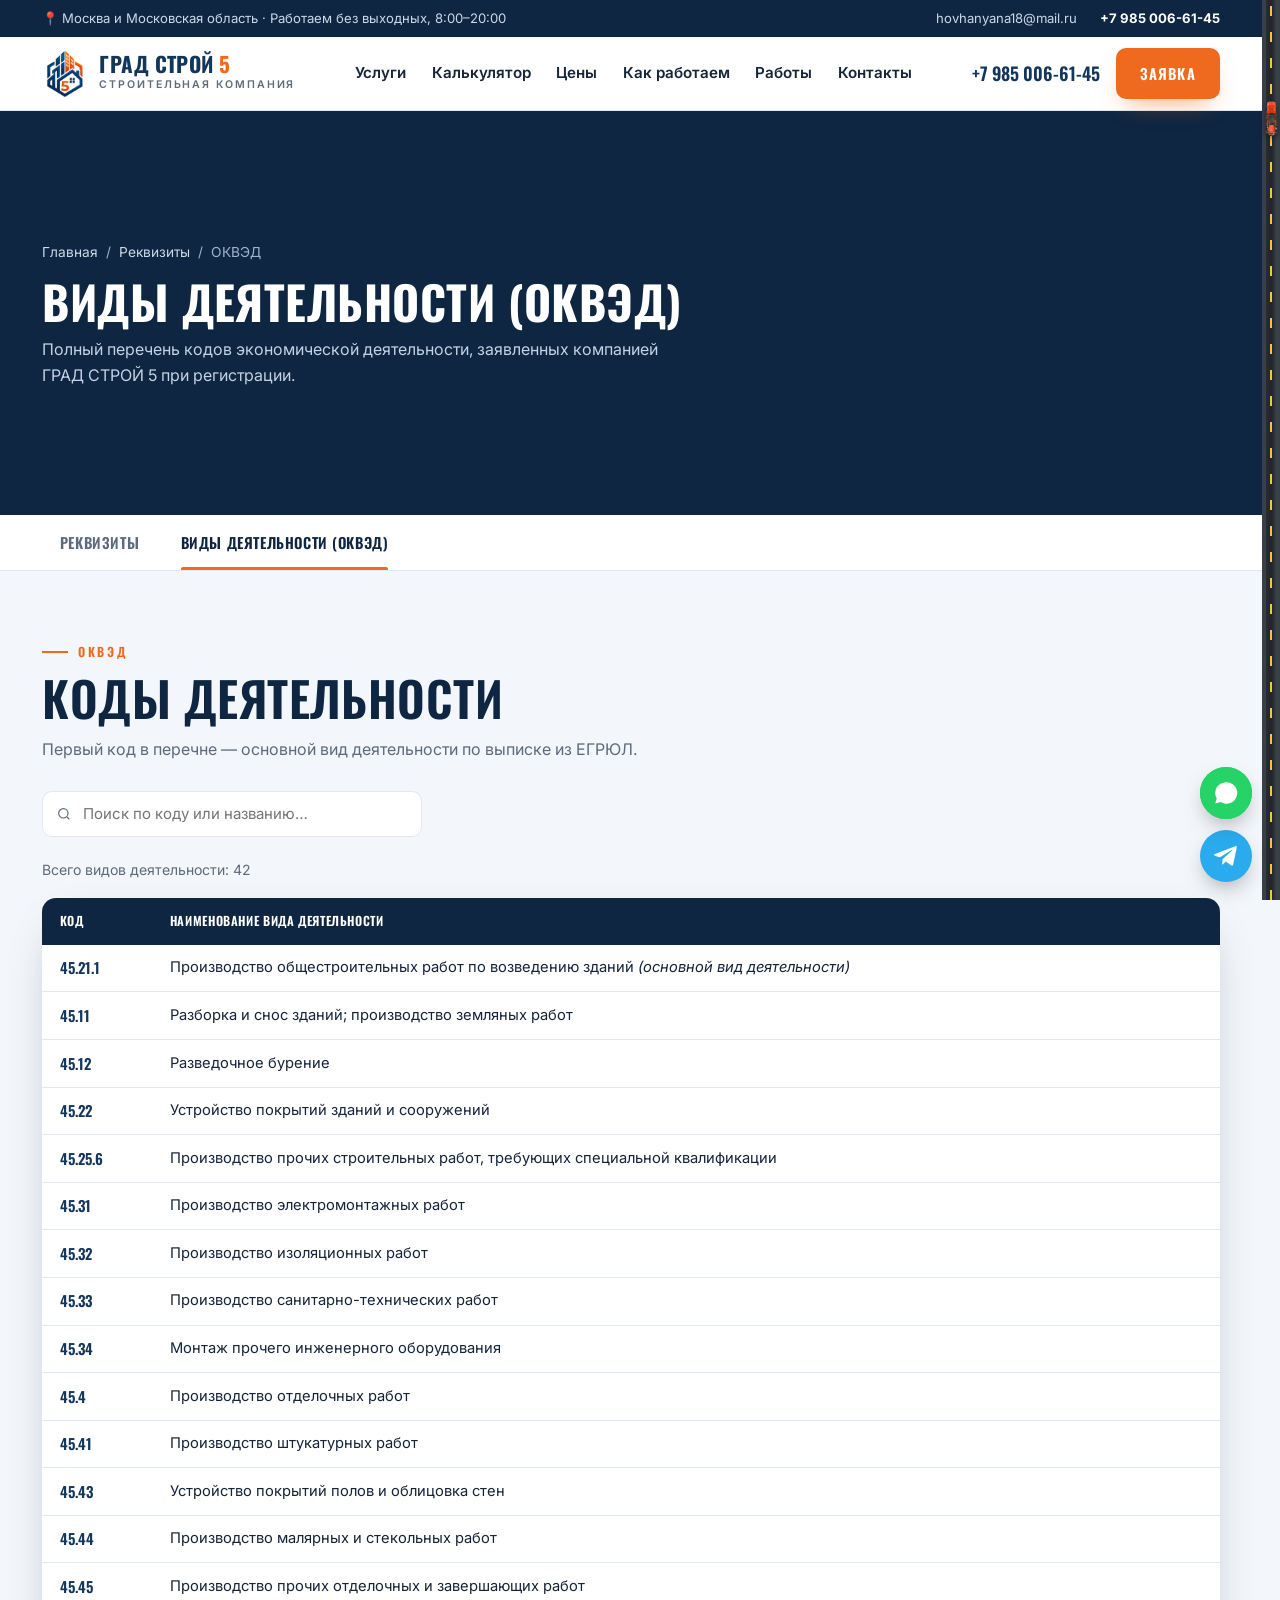
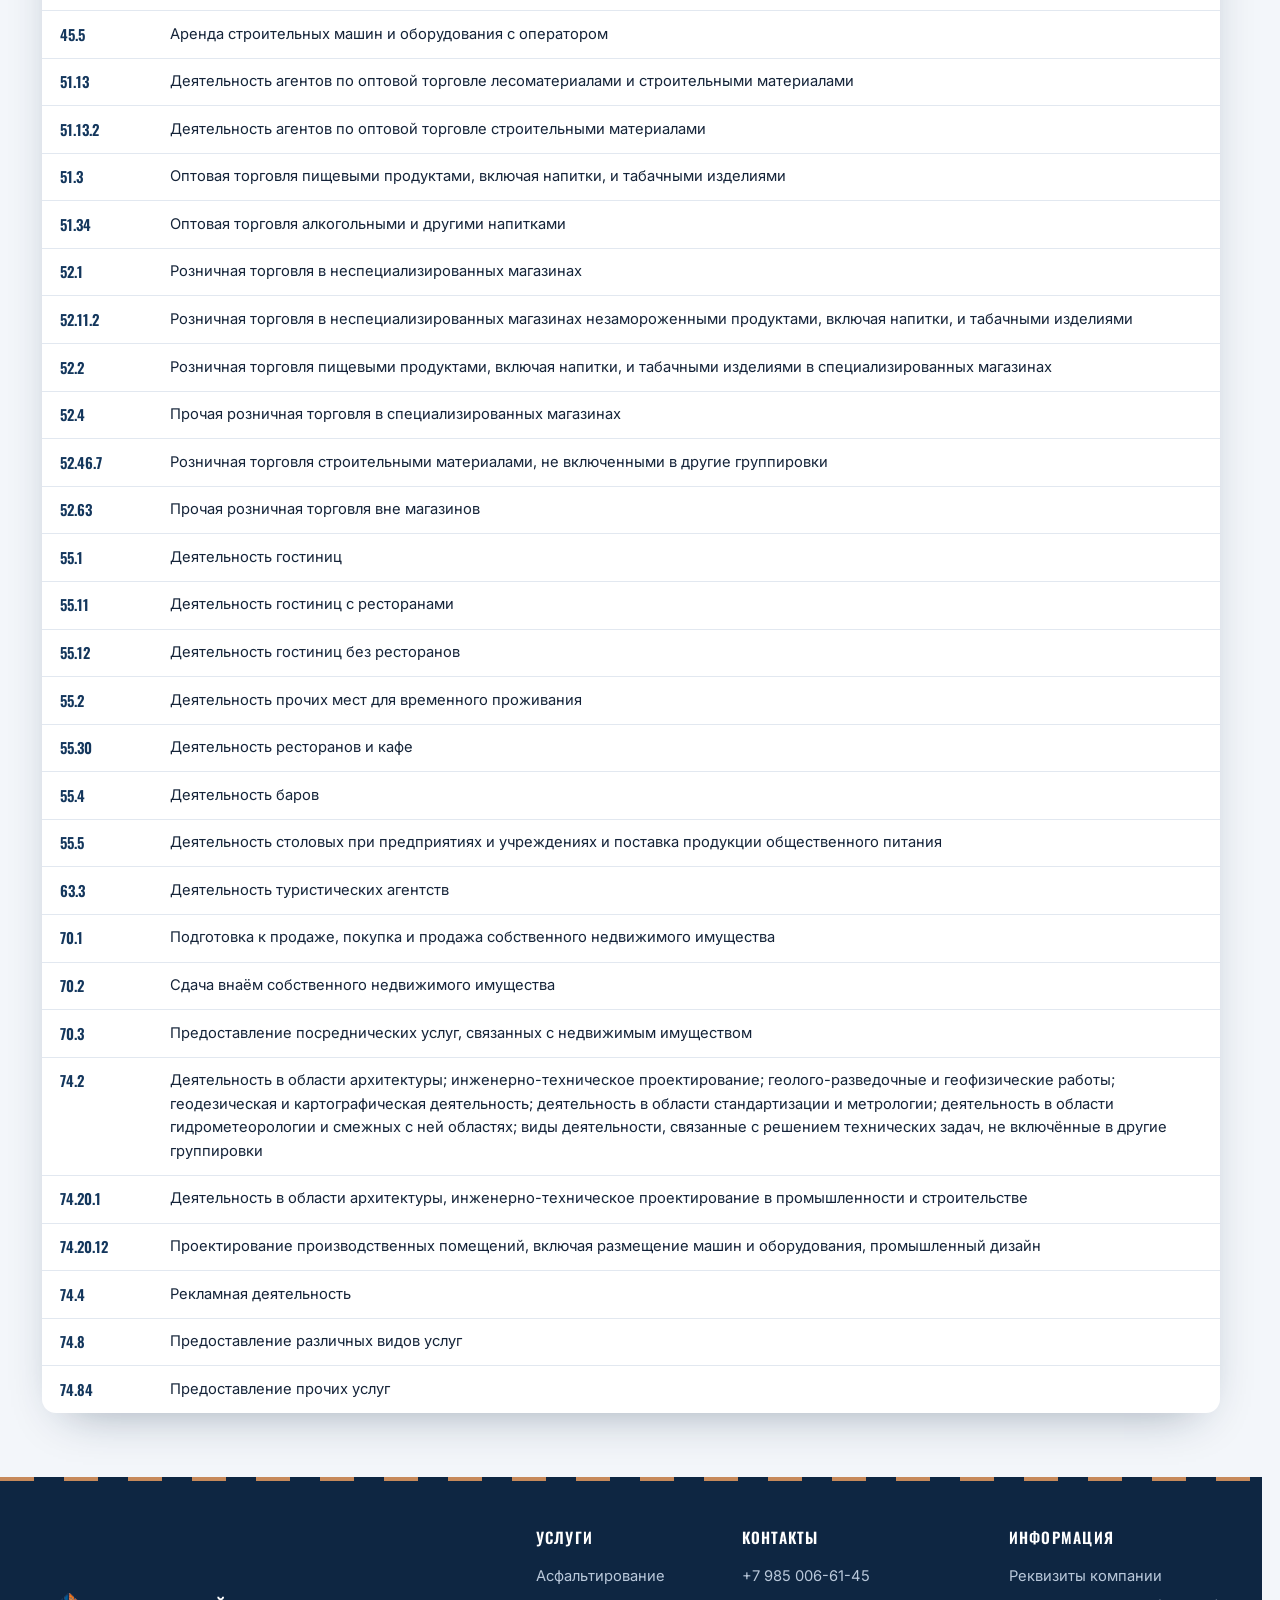
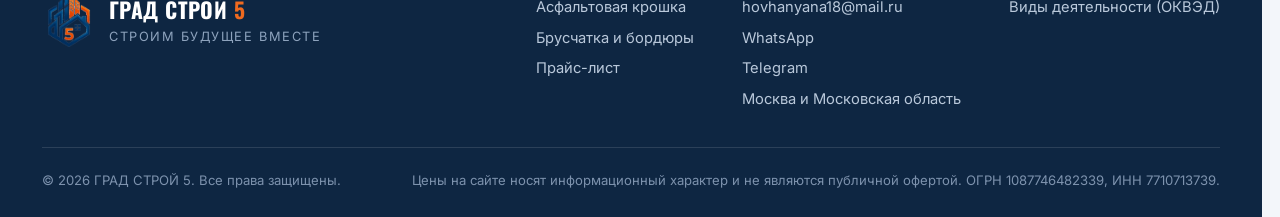
<file: okved.html>
<!doctype html>
<html lang="ru">
<head>
<meta charset="UTF-8" />
<meta name="viewport" content="width=device-width, initial-scale=1.0" />
<title>Виды деятельности (ОКВЭД) — ГРАД СТРОЙ 5</title>
<meta name="description" content="Полный перечень видов деятельности (ОКВЭД) компании ГРАД СТРОЙ 5: строительные, отделочные работы, оптовая и розничная торговля, услуги общественного питания и другие." />
<link rel="icon" href="assets/favicon.png" type="image/png" />
<meta name="robots" content="noindex, follow" />
<link rel="preconnect" href="https://fonts.googleapis.com" />
<link rel="preconnect" href="https://fonts.gstatic.com" crossorigin />
<link href="https://fonts.googleapis.com/css2?family=Oswald:wght@400;500;600;700&family=Inter:wght@400;500;600;700&display=swap" rel="stylesheet" />
<link rel="stylesheet" href="assets/style.css" />
<link rel="stylesheet" href="assets/inner.css" />
</head>
<body>
<div class="progress" id="progress"></div>

<!-- top utility bar -->
<div class="topbar">
  <div class="wrap">
    <div data-gs="topline">📍 Москва и Московская область · Работаем без выходных, 8:00–20:00</div>
    <div class="tb-right">
      <a href="mailto:hovhanyana18@mail.ru" data-gs="email">hovhanyana18@mail.ru</a>
      <a href="tel:+79850066145"><b data-gs="phoneText">+7 985 006-61-45</b></a>
    </div>
  </div>
</div>

<!-- header -->
<header class="site">
  <div class="wrap headrow">
    <a class="brand" href="index.html" aria-label="ГРАД СТРОЙ 5 — на главную">
      <img src="assets/emblem.png" alt="Логотип ГРАД СТРОЙ 5" />
      <span>
        <span class="name">ГРАД СТРОЙ <b>5</b></span>
        <span class="sub">Строительная компания</span>
      </span>
    </a>
    <nav class="main" id="nav">
      <a href="index.html#services">Услуги</a>
      <a href="index.html#calculator">Калькулятор</a>
      <a href="index.html#prices">Цены</a>
      <a href="index.html#process">Как работаем</a>
      <a href="index.html#gallery">Работы</a>
      <a href="index.html#contacts">Контакты</a>
    </nav>
    <div class="head-cta">
      <a class="head-phone" href="tel:+79850066145" data-gs="phoneText">+7 985 006-61-45</a>
      <a class="btn btn-primary" href="index.html#contacts">Заявка</a>
      <button class="burger" id="burger" aria-label="Меню"><span></span><span></span><span></span></button>
    </div>
  </div>
</header>

<!-- page hero -->
<section class="page-hero">
  <div class="wrap">
    <div class="crumbs"><a href="index.html">Главная</a><span>/</span><a href="rekvizity.html">Реквизиты</a><span>/</span><span>ОКВЭД</span></div>
    <h1>Виды деятельности (ОКВЭД)</h1>
    <p>Полный перечень кодов экономической деятельности, заявленных компанией ГРАД СТРОЙ 5 при регистрации.</p>
  </div>
</section>

<!-- tabs -->
<nav class="page-tabs">
  <div class="wrap">
    <a href="rekvizity.html">Реквизиты</a>
    <a href="okved.html" class="active">Виды деятельности (ОКВЭД)</a>
  </div>
</nav>

<!-- okved table -->
<section class="inner-sec">
  <div class="wrap">
    <div class="sec-head">
      <span class="eyebrow">ОКВЭД</span>
      <h2>Коды деятельности</h2>
      <p>Первый код в перечне — основной вид деятельности по выписке из ЕГРЮЛ.</p>
    </div>

    <div class="okved-search">
      <svg viewBox="0 0 24 24"><circle cx="11" cy="11" r="7"/><path d="M20 20l-3.5-3.5"/></svg>
      <input type="text" id="okvedSearch" placeholder="Поиск по коду или названию…" />
    </div>
    <p class="okved-count" id="okvedCount"></p>

    <table class="okved" id="okvedTable">
      <thead>
        <tr><th>Код</th><th>Наименование вида деятельности</th></tr>
      </thead>
      <tbody>
        <tr><td class="code">45.21.1</td><td>Производство общестроительных работ по возведению зданий <em>(основной вид деятельности)</em></td></tr>
        <tr><td class="code">45.11</td><td>Разборка и снос зданий; производство земляных работ</td></tr>
        <tr><td class="code">45.12</td><td>Разведочное бурение</td></tr>
        <tr><td class="code">45.22</td><td>Устройство покрытий зданий и сооружений</td></tr>
        <tr><td class="code">45.25.6</td><td>Производство прочих строительных работ, требующих специальной квалификации</td></tr>
        <tr><td class="code">45.31</td><td>Производство электромонтажных работ</td></tr>
        <tr><td class="code">45.32</td><td>Производство изоляционных работ</td></tr>
        <tr><td class="code">45.33</td><td>Производство санитарно-технических работ</td></tr>
        <tr><td class="code">45.34</td><td>Монтаж прочего инженерного оборудования</td></tr>
        <tr><td class="code">45.4</td><td>Производство отделочных работ</td></tr>
        <tr><td class="code">45.41</td><td>Производство штукатурных работ</td></tr>
        <tr><td class="code">45.43</td><td>Устройство покрытий полов и облицовка стен</td></tr>
        <tr><td class="code">45.44</td><td>Производство малярных и стекольных работ</td></tr>
        <tr><td class="code">45.45</td><td>Производство прочих отделочных и завершающих работ</td></tr>
        <tr><td class="code">45.5</td><td>Аренда строительных машин и оборудования с оператором</td></tr>
        <tr><td class="code">51.13</td><td>Деятельность агентов по оптовой торговле лесоматериалами и строительными материалами</td></tr>
        <tr><td class="code">51.13.2</td><td>Деятельность агентов по оптовой торговле строительными материалами</td></tr>
        <tr><td class="code">51.3</td><td>Оптовая торговля пищевыми продуктами, включая напитки, и табачными изделиями</td></tr>
        <tr><td class="code">51.34</td><td>Оптовая торговля алкогольными и другими напитками</td></tr>
        <tr><td class="code">52.1</td><td>Розничная торговля в неспециализированных магазинах</td></tr>
        <tr><td class="code">52.11.2</td><td>Розничная торговля в неспециализированных магазинах незамороженными продуктами, включая напитки, и табачными изделиями</td></tr>
        <tr><td class="code">52.2</td><td>Розничная торговля пищевыми продуктами, включая напитки, и табачными изделиями в специализированных магазинах</td></tr>
        <tr><td class="code">52.4</td><td>Прочая розничная торговля в специализированных магазинах</td></tr>
        <tr><td class="code">52.46.7</td><td>Розничная торговля строительными материалами, не включенными в другие группировки</td></tr>
        <tr><td class="code">52.63</td><td>Прочая розничная торговля вне магазинов</td></tr>
        <tr><td class="code">55.1</td><td>Деятельность гостиниц</td></tr>
        <tr><td class="code">55.11</td><td>Деятельность гостиниц с ресторанами</td></tr>
        <tr><td class="code">55.12</td><td>Деятельность гостиниц без ресторанов</td></tr>
        <tr><td class="code">55.2</td><td>Деятельность прочих мест для временного проживания</td></tr>
        <tr><td class="code">55.30</td><td>Деятельность ресторанов и кафе</td></tr>
        <tr><td class="code">55.4</td><td>Деятельность баров</td></tr>
        <tr><td class="code">55.5</td><td>Деятельность столовых при предприятиях и учреждениях и поставка продукции общественного питания</td></tr>
        <tr><td class="code">63.3</td><td>Деятельность туристических агентств</td></tr>
        <tr><td class="code">70.1</td><td>Подготовка к продаже, покупка и продажа собственного недвижимого имущества</td></tr>
        <tr><td class="code">70.2</td><td>Сдача внаём собственного недвижимого имущества</td></tr>
        <tr><td class="code">70.3</td><td>Предоставление посреднических услуг, связанных с недвижимым имуществом</td></tr>
        <tr><td class="code">74.2</td><td>Деятельность в области архитектуры; инженерно-техническое проектирование; геолого-разведочные и геофизические работы; геодезическая и картографическая деятельность; деятельность в области стандартизации и метрологии; деятельность в области гидрометеорологии и смежных с ней областях; виды деятельности, связанные с решением технических задач, не включённые в другие группировки</td></tr>
        <tr><td class="code">74.20.1</td><td>Деятельность в области архитектуры, инженерно-техническое проектирование в промышленности и строительстве</td></tr>
        <tr><td class="code">74.20.12</td><td>Проектирование производственных помещений, включая размещение машин и оборудования, промышленный дизайн</td></tr>
        <tr><td class="code">74.4</td><td>Рекламная деятельность</td></tr>
        <tr><td class="code">74.8</td><td>Предоставление различных видов услуг</td></tr>
        <tr><td class="code">74.84</td><td>Предоставление прочих услуг</td></tr>
      </tbody>
    </table>
    <p class="okved-empty" id="okvedEmpty">Ничего не найдено по вашему запросу.</p>
  </div>
</section>

<!-- footer -->
<footer class="site">
  <div class="wrap">
    <div class="foot-top">
      <div class="foot-brand">
        <img src="assets/emblem.png" alt="ГРАД СТРОЙ 5" />
        <div>
          <div class="name">ГРАД СТРОЙ <b>5</b></div>
          <div class="sl">Строим будущее вместе</div>
        </div>
      </div>
      <div class="foot-links">
        <div class="foot-col">
          <h5>Услуги</h5>
          <a href="index.html#services">Асфальтирование</a>
          <a href="index.html#services">Асфальтовая крошка</a>
          <a href="index.html#services">Брусчатка и бордюры</a>
          <a href="index.html#prices">Прайс-лист</a>
        </div>
        <div class="foot-col">
          <h5>Контакты</h5>
          <a href="tel:+79850066145" data-gs="phoneText">+7 985 006-61-45</a>
          <a href="mailto:hovhanyana18@mail.ru" data-gs="email">hovhanyana18@mail.ru</a>
          <a href="https://wa.me/79850066145" target="_blank" rel="noopener">WhatsApp</a>
          <a href="https://t.me/+79850066145" target="_blank" rel="noopener">Telegram</a>
          <div data-gs="area">Москва и Московская область</div>
        </div>
        <div class="foot-col">
          <h5>Информация</h5>
          <a href="rekvizity.html">Реквизиты компании</a>
          <a href="okved.html">Виды деятельности (ОКВЭД)</a>
        </div>
      </div>
    </div>
    <div class="foot-bottom">
      <div>© <span id="year"></span> ГРАД СТРОЙ 5. Все права защищены.</div>
      <div>Цены на сайте носят информационный характер и не являются публичной офертой. ОГРН 1087746482339, ИНН 7710713739.</div>
    </div>
  </div>
</footer>

<!-- floating contacts -->
<div class="float">
  <a class="wa" href="https://wa.me/79850066145?text=Здравствуйте!%20Хочу%20узнать%20стоимость%20работ." target="_blank" rel="noopener" aria-label="WhatsApp"><svg viewBox="0 0 24 24"><path d="M17.5 14.4c-.3-.2-1.7-.8-2-.9-.3-.1-.5-.2-.7.1-.2.3-.7.9-.9 1.1-.2.2-.3.2-.6.1-1.7-.9-2.9-1.6-4-3.5-.3-.5.3-.5.8-1.5.1-.2 0-.4 0-.5 0-.2-.7-1.6-.9-2.2-.2-.5-.5-.5-.7-.5h-.6c-.2 0-.5.1-.8.4-.3.3-1 1-1 2.5s1.1 2.9 1.2 3.1c.2.2 2.1 3.3 5.2 4.6 2 .8 2.7.9 3.7.8.6-.1 1.7-.7 2-1.4.2-.7.2-1.2.2-1.4-.1-.1-.3-.2-.6-.3zM12 2a10 10 0 00-8.6 15l-1.3 4.7L7 20.4A10 10 0 1012 2z"/></svg></a>
  <a class="tg" href="https://t.me/+79850066145" target="_blank" rel="noopener" aria-label="Telegram"><svg viewBox="0 0 24 24"><path d="M21.9 4.3l-3.3 15.6c-.2 1-.9 1.3-1.8.8l-4.9-3.6-2.4 2.3c-.3.3-.5.5-1 .5l.3-5 9.1-8.2c.4-.4-.1-.6-.6-.2L6.4 13.2l-4.8-1.5c-1-.3-1-1 .2-1.5L20.6 2.9c.9-.3 1.6.2 1.3 1.4z"/></svg></a>
</div>

<!-- custom tractor scrollbar -->
<div class="tractor-rail" id="tRail" aria-hidden="true">
  <div class="tractor-thumb" id="tThumb">
    <img class="tractor-svg" alt="" src="assets/tractor.png">
  </div>
</div>

<script src="assets/content.js"></script>
<script src="assets/store.js"></script>
<script src="assets/common.js"></script>
<script src="assets/tractor.js"></script>
<script>
(function(){
  "use strict";
  var input = document.getElementById('okvedSearch');
  var rows = [].slice.call(document.querySelectorAll('#okvedTable tbody tr'));
  var empty = document.getElementById('okvedEmpty');
  var countEl = document.getElementById('okvedCount');
  var total = rows.length;

  function updateCount(visible){
    countEl.textContent = visible === total
      ? 'Всего видов деятельности: ' + total
      : 'Найдено: ' + visible + ' из ' + total;
  }
  updateCount(total);

  input.addEventListener('input', function(){
    var q = input.value.trim().toLowerCase();
    var visible = 0;
    rows.forEach(function(r){
      var text = r.textContent.toLowerCase();
      var match = !q || text.indexOf(q) !== -1;
      r.classList.toggle('is-hidden', !match);
      if(match) visible++;
    });
    empty.classList.toggle('show', visible === 0);
    updateCount(visible);
  });
})();
</script>
</body>
</html>
</file>
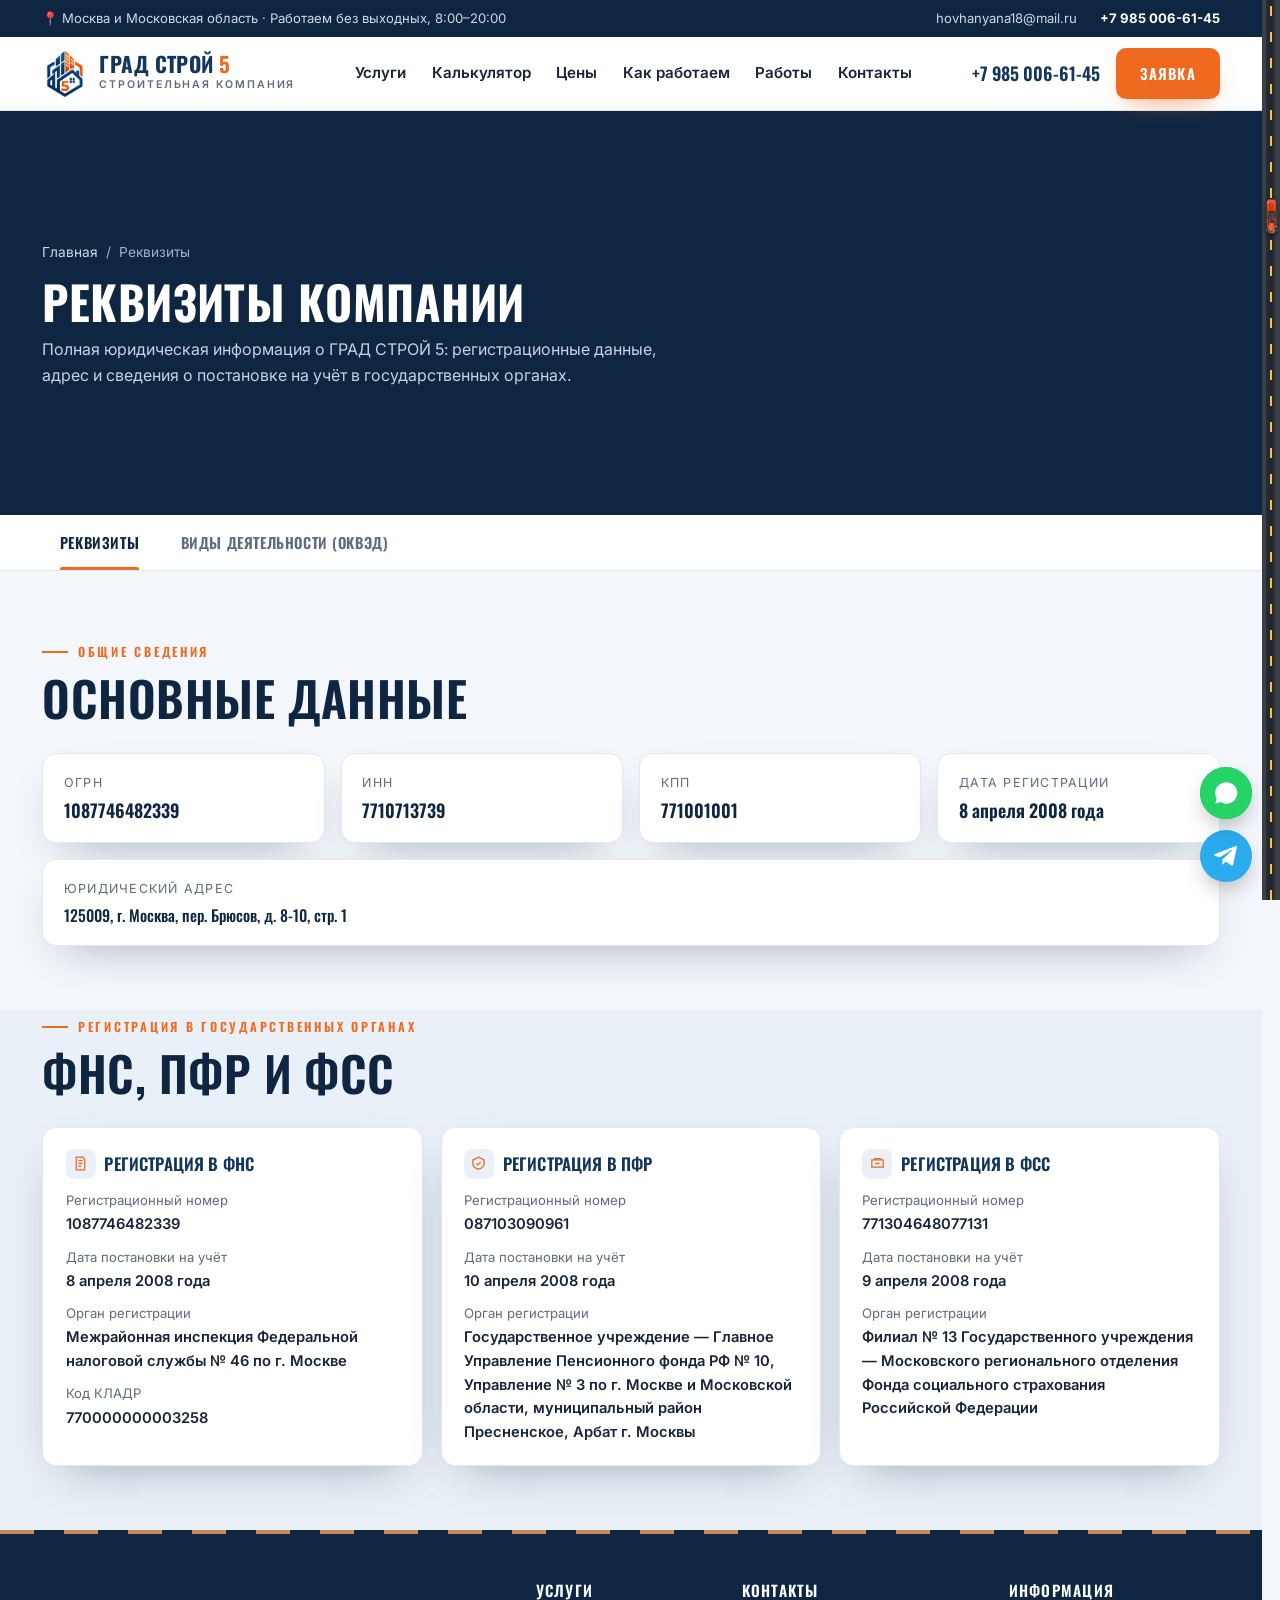
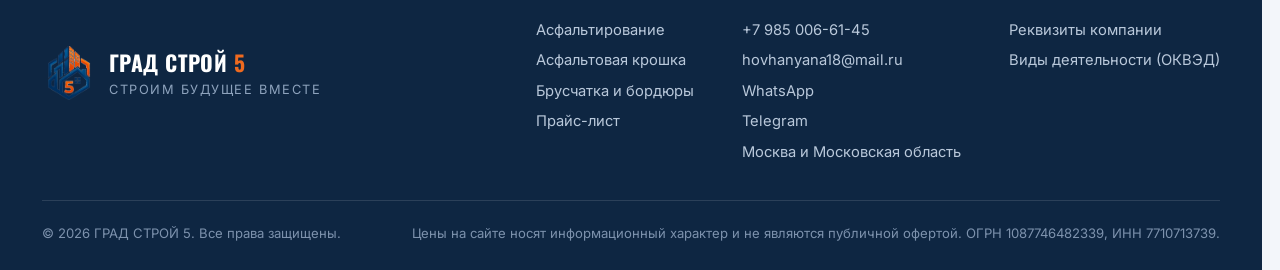
<file: rekvizity.html>
<!doctype html>
<html lang="ru">
<head>
<meta charset="UTF-8" />
<meta name="viewport" content="width=device-width, initial-scale=1.0" />
<title>Реквизиты компании — ГРАД СТРОЙ 5</title>
<meta name="description" content="Юридические реквизиты ГРАД СТРОЙ 5: ОГРН, ИНН, КПП, юридический адрес, дата регистрации, сведения о постановке на учёт в ФНС, ПФР и ФСС." />
<link rel="icon" href="assets/favicon.png" type="image/png" />
<meta name="robots" content="noindex, follow" />
<link rel="preconnect" href="https://fonts.googleapis.com" />
<link rel="preconnect" href="https://fonts.gstatic.com" crossorigin />
<link href="https://fonts.googleapis.com/css2?family=Oswald:wght@400;500;600;700&family=Inter:wght@400;500;600;700&display=swap" rel="stylesheet" />
<link rel="stylesheet" href="assets/style.css" />
<link rel="stylesheet" href="assets/inner.css" />
</head>
<body>
<div class="progress" id="progress"></div>

<!-- top utility bar -->
<div class="topbar">
  <div class="wrap">
    <div data-gs="topline">📍 Москва и Московская область · Работаем без выходных, 8:00–20:00</div>
    <div class="tb-right">
      <a href="mailto:hovhanyana18@mail.ru" data-gs="email">hovhanyana18@mail.ru</a>
      <a href="tel:+79850066145"><b data-gs="phoneText">+7 985 006-61-45</b></a>
    </div>
  </div>
</div>

<!-- header -->
<header class="site">
  <div class="wrap headrow">
    <a class="brand" href="index.html" aria-label="ГРАД СТРОЙ 5 — на главную">
      <img src="assets/emblem.png" alt="Логотип ГРАД СТРОЙ 5" />
      <span>
        <span class="name">ГРАД СТРОЙ <b>5</b></span>
        <span class="sub">Строительная компания</span>
      </span>
    </a>
    <nav class="main" id="nav">
      <a href="index.html#services">Услуги</a>
      <a href="index.html#calculator">Калькулятор</a>
      <a href="index.html#prices">Цены</a>
      <a href="index.html#process">Как работаем</a>
      <a href="index.html#gallery">Работы</a>
      <a href="index.html#contacts">Контакты</a>
    </nav>
    <div class="head-cta">
      <a class="head-phone" href="tel:+79850066145" data-gs="phoneText">+7 985 006-61-45</a>
      <a class="btn btn-primary" href="index.html#contacts">Заявка</a>
      <button class="burger" id="burger" aria-label="Меню"><span></span><span></span><span></span></button>
    </div>
  </div>
</header>

<!-- page hero -->
<section class="page-hero">
  <div class="wrap">
    <div class="crumbs"><a href="index.html">Главная</a><span>/</span><span>Реквизиты</span></div>
    <h1>Реквизиты компании</h1>
    <p>Полная юридическая информация о ГРАД СТРОЙ 5: регистрационные данные, адрес и сведения о постановке на учёт в государственных органах.</p>
  </div>
</section>

<!-- tabs -->
<nav class="page-tabs">
  <div class="wrap">
    <a href="rekvizity.html" class="active">Реквизиты</a>
    <a href="okved.html">Виды деятельности (ОКВЭД)</a>
  </div>
</nav>

<!-- main requisites -->
<section class="inner-sec">
  <div class="wrap">
    <div class="sec-head">
      <span class="eyebrow">Общие сведения</span>
      <h2>Основные данные</h2>
    </div>
    <div class="req-grid">
      <div class="req-card"><span class="lab">ОГРН</span><span class="val">1087746482339</span></div>
      <div class="req-card"><span class="lab">ИНН</span><span class="val">7710713739</span></div>
      <div class="req-card"><span class="lab">КПП</span><span class="val">771001001</span></div>
      <div class="req-card"><span class="lab">Дата регистрации</span><span class="val">8 апреля 2008 года</span></div>
      <div class="req-card" style="grid-column:1/-1"><span class="lab">Юридический адрес</span><span class="val addr">125009, г. Москва, пер. Брюсов, д. 8-10, стр. 1</span></div>
    </div>
  </div>
</section>

<section class="inner-sec adv-sec">
  <div class="wrap">
    <div class="sec-head">
      <span class="eyebrow">Регистрация в государственных органах</span>
      <h2>ФНС, ПФР и ФСС</h2>
    </div>
    <div class="reg-cards">
      <div class="reg-card">
        <h3><span class="ic"><svg viewBox="0 0 24 24"><path d="M6 3h9l3 3v15H6z"/><path d="M9 8h6M9 12h6M9 16h4"/></svg></span>Регистрация в ФНС</h3>
        <dl>
          <dt>Регистрационный номер</dt><dd>1087746482339</dd>
          <dt>Дата постановки на учёт</dt><dd>8 апреля 2008 года</dd>
          <dt>Орган регистрации</dt><dd>Межрайонная инспекция Федеральной налоговой службы № 46 по г. Москве</dd>
          <dt>Код КЛАДР</dt><dd>770000000003258</dd>
        </dl>
      </div>
      <div class="reg-card">
        <h3><span class="ic"><svg viewBox="0 0 24 24"><path d="M12 3l8 4v5c0 4-3 6.5-8 8-5-1.5-8-4-8-8V7z"/><path d="M9 12l2 2 4-4"/></svg></span>Регистрация в ПФР</h3>
        <dl>
          <dt>Регистрационный номер</dt><dd>087103090961</dd>
          <dt>Дата постановки на учёт</dt><dd>10 апреля 2008 года</dd>
          <dt>Орган регистрации</dt><dd>Государственное учреждение — Главное Управление Пенсионного фонда РФ № 10, Управление № 3 по г. Москве и Московской области, муниципальный район Пресненское, Арбат г. Москвы</dd>
        </dl>
      </div>
      <div class="reg-card">
        <h3><span class="ic"><svg viewBox="0 0 24 24"><path d="M4 7h16v10H4z"/><path d="M8 7V5h8v2M9 12h6"/></svg></span>Регистрация в ФСС</h3>
        <dl>
          <dt>Регистрационный номер</dt><dd>771304648077131</dd>
          <dt>Дата постановки на учёт</dt><dd>9 апреля 2008 года</dd>
          <dt>Орган регистрации</dt><dd>Филиал № 13 Государственного учреждения — Московского регионального отделения Фонда социального страхования Российской Федерации</dd>
        </dl>
      </div>
    </div>
  </div>
</section>

<!-- footer -->
<footer class="site">
  <div class="wrap">
    <div class="foot-top">
      <div class="foot-brand">
        <img src="assets/emblem.png" alt="ГРАД СТРОЙ 5" />
        <div>
          <div class="name">ГРАД СТРОЙ <b>5</b></div>
          <div class="sl">Строим будущее вместе</div>
        </div>
      </div>
      <div class="foot-links">
        <div class="foot-col">
          <h5>Услуги</h5>
          <a href="index.html#services">Асфальтирование</a>
          <a href="index.html#services">Асфальтовая крошка</a>
          <a href="index.html#services">Брусчатка и бордюры</a>
          <a href="index.html#prices">Прайс-лист</a>
        </div>
        <div class="foot-col">
          <h5>Контакты</h5>
          <a href="tel:+79850066145" data-gs="phoneText">+7 985 006-61-45</a>
          <a href="mailto:hovhanyana18@mail.ru" data-gs="email">hovhanyana18@mail.ru</a>
          <a href="https://wa.me/79850066145" target="_blank" rel="noopener">WhatsApp</a>
          <a href="https://t.me/+79850066145" target="_blank" rel="noopener">Telegram</a>
          <div data-gs="area">Москва и Московская область</div>
        </div>
        <div class="foot-col">
          <h5>Информация</h5>
          <a href="rekvizity.html">Реквизиты компании</a>
          <a href="okved.html">Виды деятельности (ОКВЭД)</a>
        </div>
      </div>
    </div>
    <div class="foot-bottom">
      <div>© <span id="year"></span> ГРАД СТРОЙ 5. Все права защищены.</div>
      <div>Цены на сайте носят информационный характер и не являются публичной офертой. ОГРН 1087746482339, ИНН 7710713739.</div>
    </div>
  </div>
</footer>

<!-- floating contacts -->
<div class="float">
  <a class="wa" href="https://wa.me/79850066145?text=Здравствуйте!%20Хочу%20узнать%20стоимость%20работ." target="_blank" rel="noopener" aria-label="WhatsApp"><svg viewBox="0 0 24 24"><path d="M17.5 14.4c-.3-.2-1.7-.8-2-.9-.3-.1-.5-.2-.7.1-.2.3-.7.9-.9 1.1-.2.2-.3.2-.6.1-1.7-.9-2.9-1.6-4-3.5-.3-.5.3-.5.8-1.5.1-.2 0-.4 0-.5 0-.2-.7-1.6-.9-2.2-.2-.5-.5-.5-.7-.5h-.6c-.2 0-.5.1-.8.4-.3.3-1 1-1 2.5s1.1 2.9 1.2 3.1c.2.2 2.1 3.3 5.2 4.6 2 .8 2.7.9 3.7.8.6-.1 1.7-.7 2-1.4.2-.7.2-1.2.2-1.4-.1-.1-.3-.2-.6-.3zM12 2a10 10 0 00-8.6 15l-1.3 4.7L7 20.4A10 10 0 1012 2z"/></svg></a>
  <a class="tg" href="https://t.me/+79850066145" target="_blank" rel="noopener" aria-label="Telegram"><svg viewBox="0 0 24 24"><path d="M21.9 4.3l-3.3 15.6c-.2 1-.9 1.3-1.8.8l-4.9-3.6-2.4 2.3c-.3.3-.5.5-1 .5l.3-5 9.1-8.2c.4-.4-.1-.6-.6-.2L6.4 13.2l-4.8-1.5c-1-.3-1-1 .2-1.5L20.6 2.9c.9-.3 1.6.2 1.3 1.4z"/></svg></a>
</div>

<!-- custom tractor scrollbar -->
<div class="tractor-rail" id="tRail" aria-hidden="true">
  <div class="tractor-thumb" id="tThumb">
    <img class="tractor-svg" alt="" src="assets/tractor.png">
  </div>
</div>

<script src="assets/content.js"></script>
<script src="assets/store.js"></script>
<script src="assets/common.js"></script>
<script src="assets/tractor.js"></script>
</body>
</html>
</file>
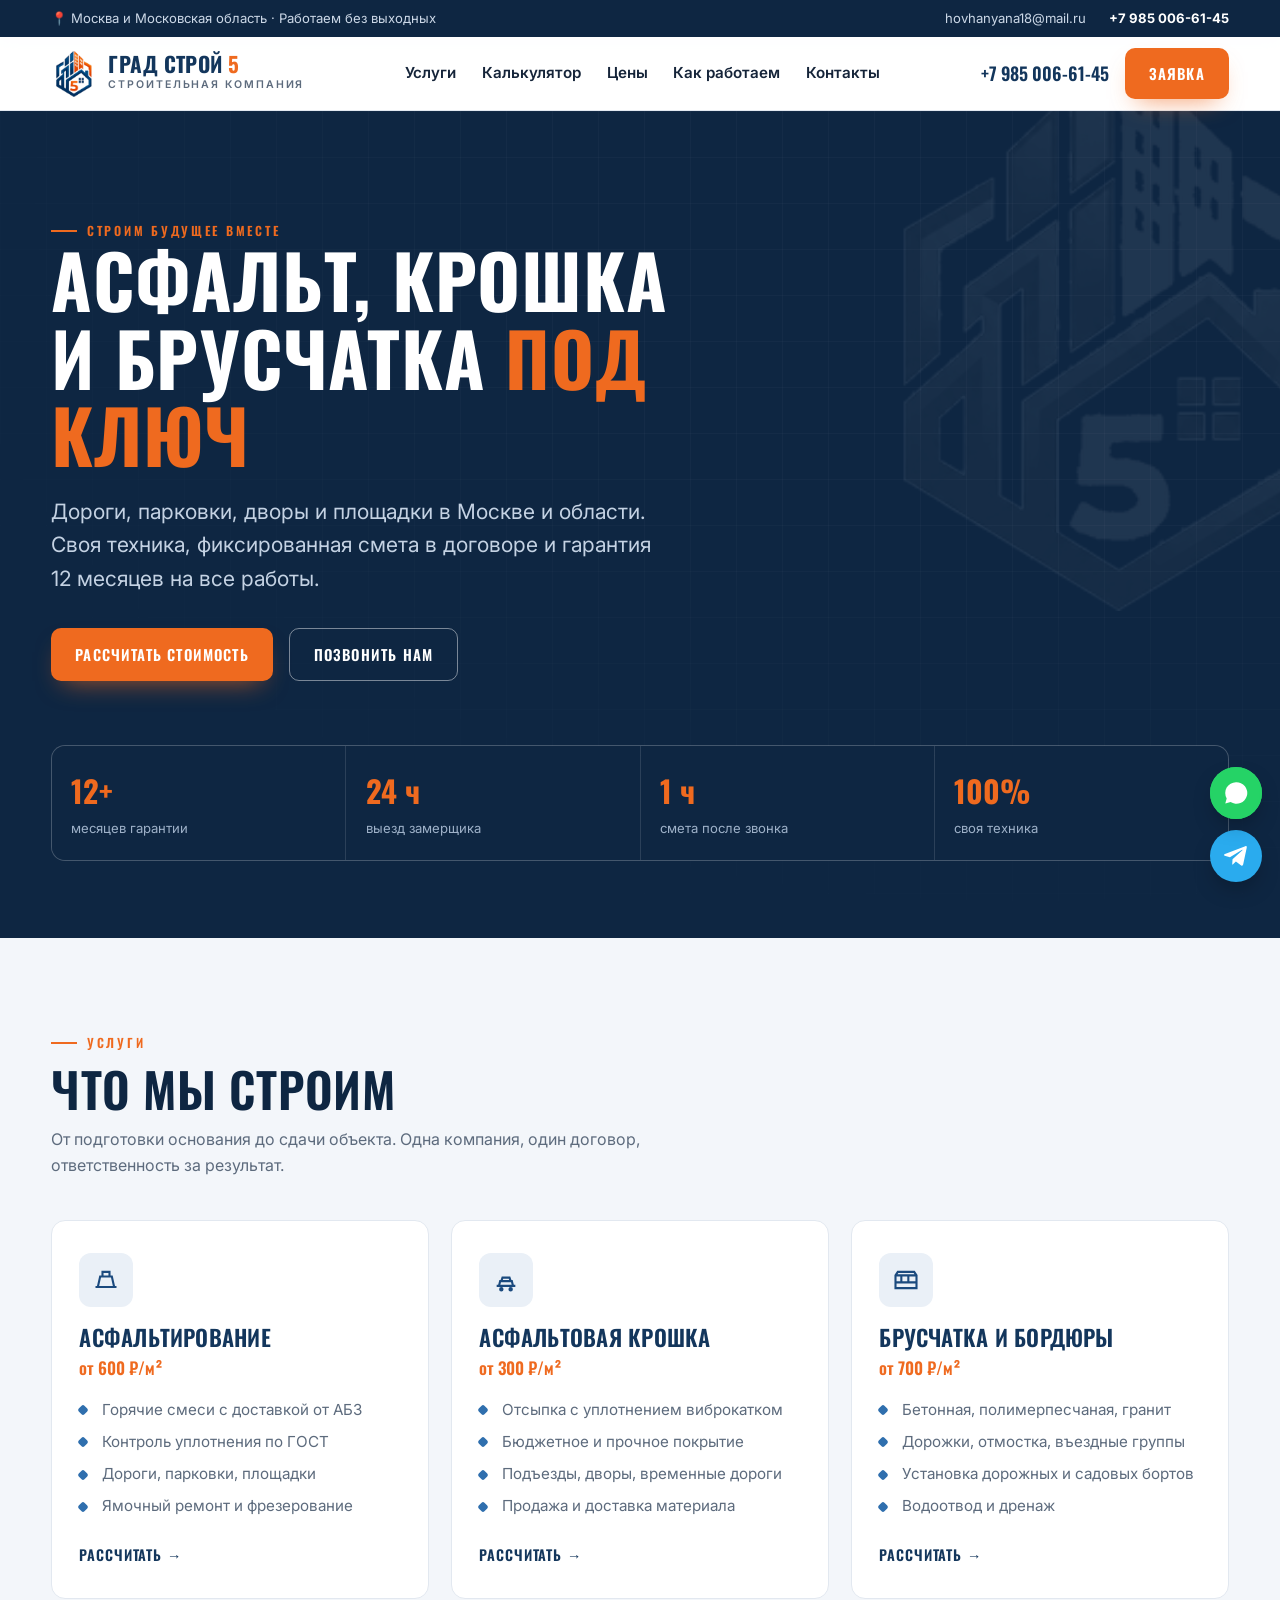
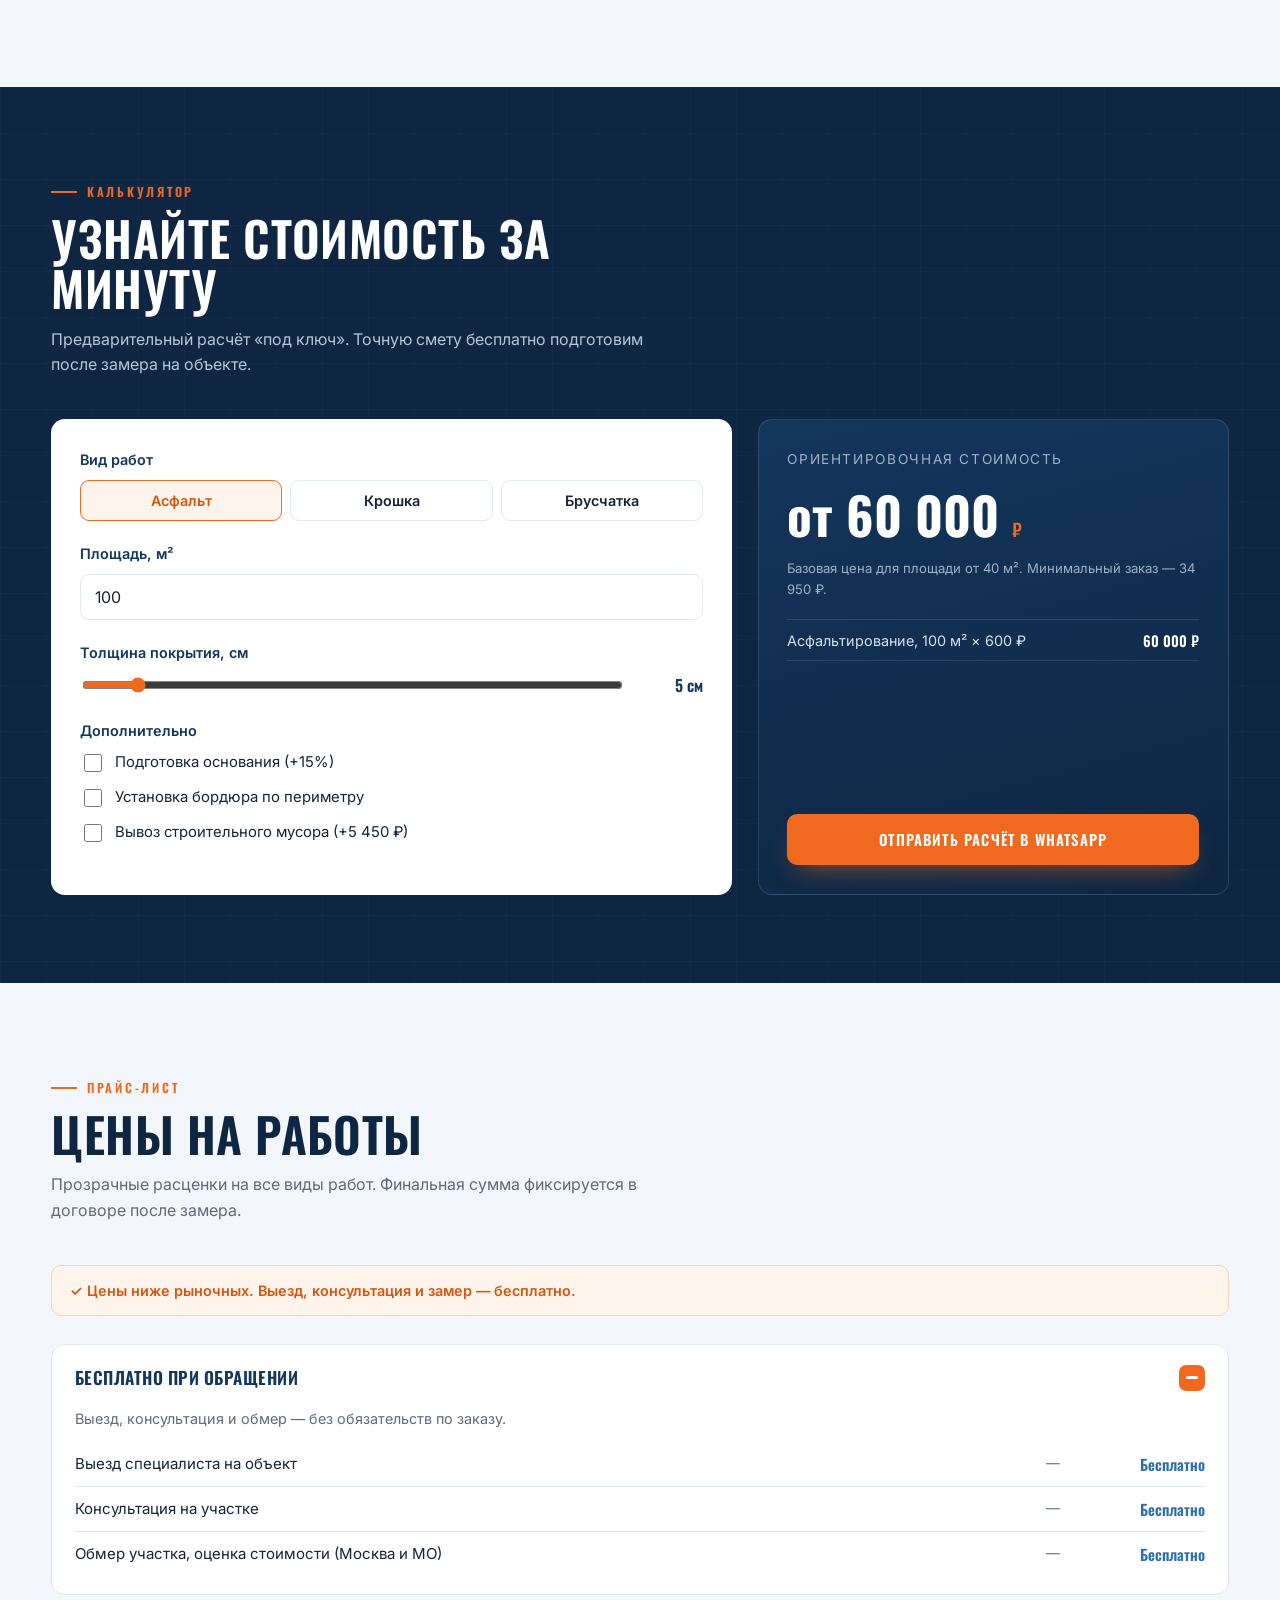
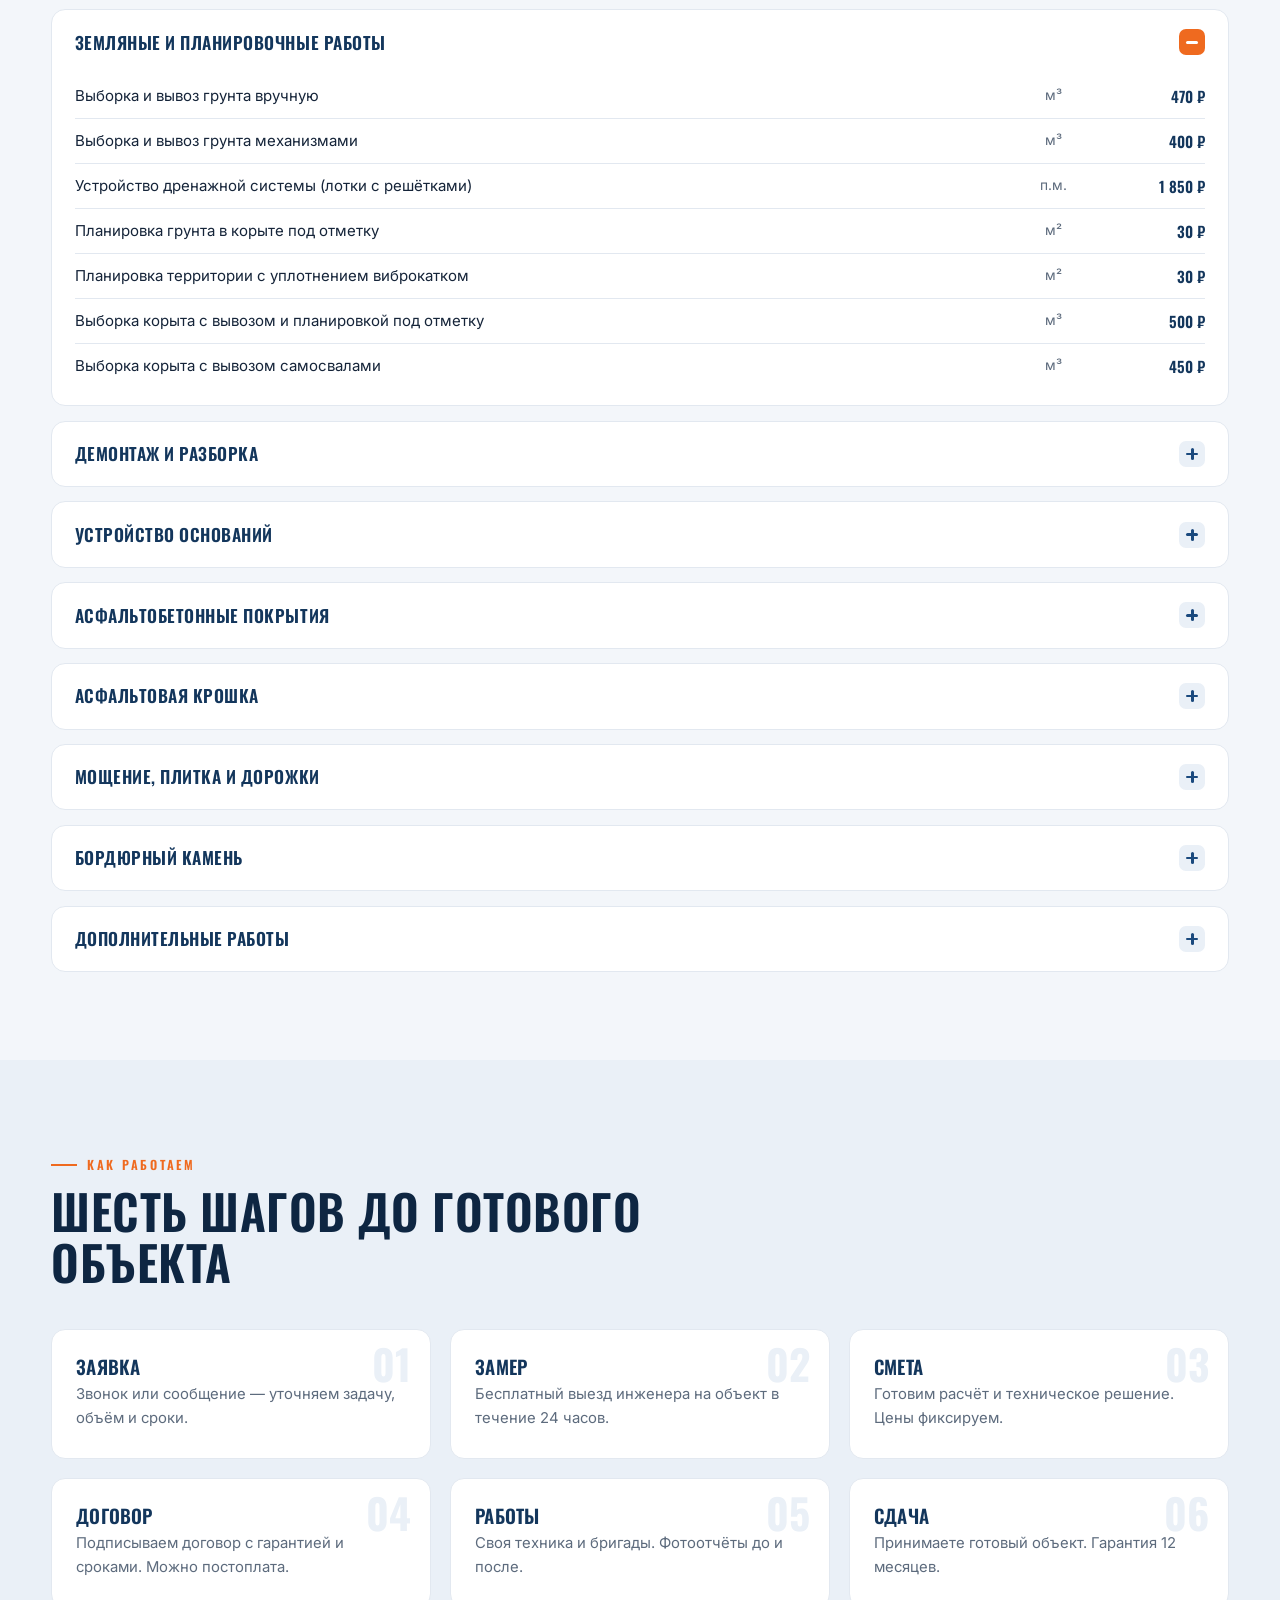
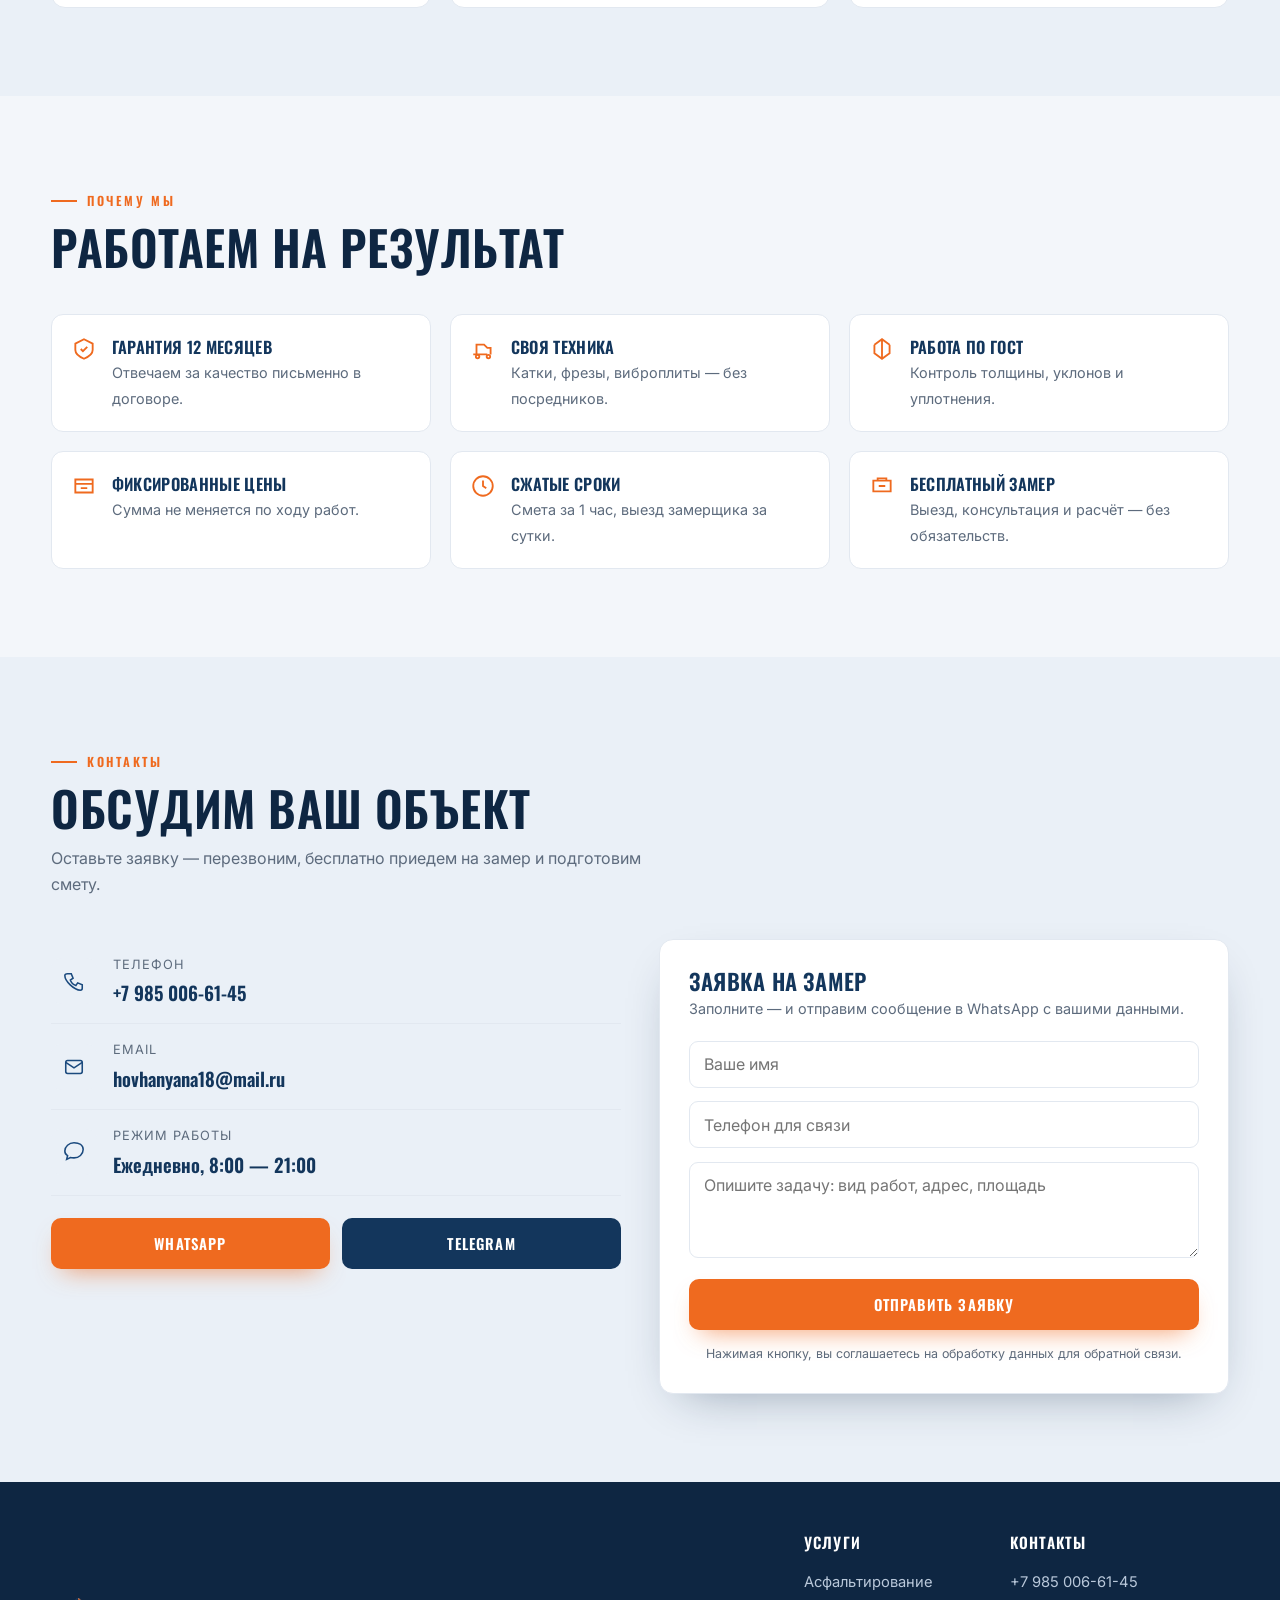
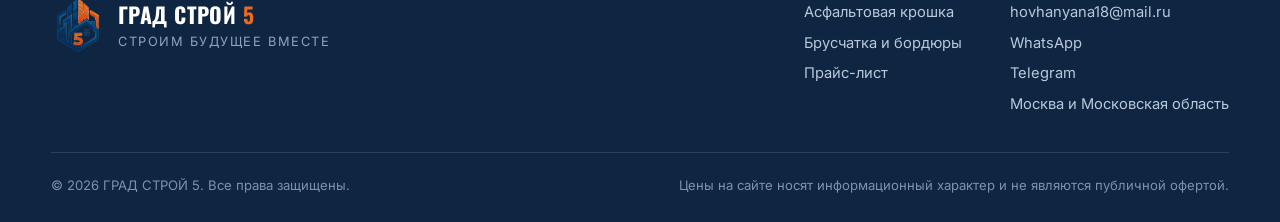
<file: grad-stroy-5-site/index_standalone.html>
<!doctype html>
<html lang="ru">
<head>
<meta charset="UTF-8" />
<meta name="viewport" content="width=device-width, initial-scale=1.0" />
<title>ГРАД СТРОЙ 5 — асфальтирование, крошка, брусчатка под ключ</title>
<meta name="description" content="Строительная компания ГРАД СТРОЙ 5: асфальт от 600 ₽/м², крошка от 300 ₽/м², брусчатка от 700 ₽/м². Своя техника, бесплатный замер, гарантия 12 месяцев. Строим будущее вместе." />
<link rel="icon" href="[data-uri]" type="image/png" />
<meta property="og:title" content="ГРАД СТРОЙ 5 — строим будущее вместе" />
<meta property="og:description" content="Асфальт, крошка, брусчатка и бордюры под ключ. Своя техника, фиксированная смета, гарантия 12 месяцев." />
<meta property="og:type" content="website" />
<meta property="og:locale" content="ru_RU" />
<link rel="preconnect" href="https://fonts.googleapis.com" />
<link rel="preconnect" href="https://fonts.gstatic.com" crossorigin />
<link href="https://fonts.googleapis.com/css2?family=Oswald:wght@400;500;600;700&family=Inter:wght@400;500;600;700&display=swap" rel="stylesheet" />
<script type="application/ld+json">
{
  "@context":"https://schema.org",
  "@type":"GeneralContractor",
  "name":"ГРАД СТРОЙ 5",
  "slogan":"Строим будущее вместе",
  "description":"Асфальтирование, асфальтовая крошка, брусчатка и бордюры под ключ. Своя техника, гарантия 12 месяцев.",
  "telephone":"+79850066145",
  "email":"hovhanyana18@mail.ru",
  "priceRange":"₽₽",
  "areaServed":["Москва","Московская область"]
}
</script>
<style>
:root{
  --navy-900:#0e2642;
  --navy-800:#13365c;
  --navy-700:#1b4a7e;
  --steel:#2f6fae;
  --orange:#ef6a1f;
  --orange-600:#d6560f;
  --ink:#152439;
  --slate:#5d6b7d;
  --line:#e2e8f0;
  --bg:#f3f6fa;
  --surface:#ffffff;
  --surface-2:#eaf0f7;
  --shadow:0 18px 48px -24px rgba(14,38,66,.45);
  --radius:14px;
}
*{box-sizing:border-box}
html{scroll-behavior:smooth}
body{
  margin:0;background:var(--bg);color:var(--ink);
  font-family:"Inter",system-ui,Arial,sans-serif;font-size:16px;line-height:1.6;
  -webkit-font-smoothing:antialiased;
}
h1,h2,h3,h4,.display{font-family:"Oswald",sans-serif;font-weight:600;line-height:1.05;letter-spacing:.01em;margin:0}
a{color:inherit;text-decoration:none}
img{display:block;max-width:100%}
.wrap{width:min(1180px,92vw);margin:0 auto}
.eyebrow{
  font-family:"Oswald",sans-serif;font-weight:600;text-transform:uppercase;
  letter-spacing:.22em;font-size:.78rem;color:var(--orange);
  display:inline-flex;align-items:center;gap:.6rem;
}
.eyebrow::before{content:"";width:26px;height:2px;background:var(--orange)}
.btn{
  display:inline-flex;align-items:center;justify-content:center;gap:.5rem;
  font-family:"Oswald",sans-serif;font-weight:600;text-transform:uppercase;letter-spacing:.08em;
  font-size:.92rem;padding:.85rem 1.5rem;border-radius:10px;cursor:pointer;border:0;
  transition:transform .15s ease, background .2s ease, box-shadow .2s ease;
}
.btn-primary{background:var(--orange);color:#fff;box-shadow:0 12px 26px -12px rgba(239,106,31,.7)}
.btn-primary:hover{background:var(--orange-600);transform:translateY(-2px)}
.btn-ghost{background:transparent;color:#fff;border:1.5px solid rgba(255,255,255,.45)}
.btn-ghost:hover{border-color:#fff;background:rgba(255,255,255,.08)}
.btn-dark{background:var(--navy-800);color:#fff}
.btn-dark:hover{background:var(--navy-700);transform:translateY(-2px)}

/* ---------- header ---------- */
.topbar{background:var(--navy-900);color:#cdd9e8;font-size:.82rem}
.topbar .wrap{display:flex;justify-content:space-between;align-items:center;gap:1rem;padding:.5rem 0;flex-wrap:wrap}
.topbar a{color:#cdd9e8}
.topbar a:hover{color:#fff}
.topbar .tb-right{display:flex;gap:1.4rem;flex-wrap:wrap}
.topbar b{color:#fff}

header.site{position:sticky;top:0;z-index:50;background:rgba(255,255,255,.94);backdrop-filter:blur(8px);border-bottom:1px solid var(--line)}
.headrow{display:flex;align-items:center;justify-content:space-between;gap:1rem;padding:.7rem 0}
.brand{display:flex;align-items:center;gap:.7rem}
.brand img{width:46px;height:46px;object-fit:contain}
.brand .name{font-family:"Oswald",sans-serif;font-weight:700;font-size:1.32rem;letter-spacing:.02em;color:var(--navy-800);line-height:1;white-space:nowrap;display:block}
.brand .name b{color:var(--orange)}
.brand .sub{font-size:.66rem;letter-spacing:.18em;text-transform:uppercase;color:var(--slate);font-weight:600;margin-top:3px;white-space:nowrap;display:block}
nav.main{display:flex;gap:1.6rem;align-items:center}
nav.main a{font-weight:600;font-size:.95rem;color:var(--ink);position:relative;padding:.2rem 0}
nav.main a:hover{color:var(--orange)}
.head-cta{display:flex;align-items:center;gap:1rem}
.head-phone{font-family:"Oswald",sans-serif;font-weight:600;font-size:1.12rem;color:var(--navy-800);white-space:nowrap}
.burger{display:none;flex-direction:column;gap:5px;background:none;border:0;cursor:pointer;padding:6px}
.burger span{width:26px;height:2.5px;background:var(--navy-800);border-radius:2px}

/* ---------- hero ---------- */
.hero{position:relative;background:var(--navy-900);color:#fff;overflow:hidden}
.hero .grid-bg{position:absolute;inset:0;opacity:.5;
  background-image:linear-gradient(rgba(255,255,255,.05) 1px,transparent 1px),linear-gradient(90deg,rgba(255,255,255,.05) 1px,transparent 1px);
  background-size:46px 46px;mask-image:radial-gradient(120% 120% at 80% 10%,#000 35%,transparent 80%)}
.hero .hex{position:absolute;right:-120px;top:-60px;width:560px;height:560px;opacity:.07;
  background:url('[data-uri]') center/contain no-repeat;filter:grayscale(1) brightness(3);pointer-events:none}
.hero .wrap{position:relative;padding:clamp(3.5rem,8vw,6.5rem) 0 clamp(3rem,6vw,5rem)}
.hero-inner{max-width:760px}
.hero h1{font-size:clamp(2.4rem,6vw,4.6rem);font-weight:700;text-transform:uppercase}
.hero h1 .accent{color:var(--orange)}
.hero p.lead{font-size:clamp(1.05rem,2.2vw,1.32rem);color:#c4d2e3;margin:1.4rem 0 2rem;max-width:620px}
.hero-actions{display:flex;gap:1rem;flex-wrap:wrap}
.stats{display:grid;grid-template-columns:repeat(4,1fr);gap:1px;background:rgba(255,255,255,.12);
  margin-top:clamp(2.5rem,6vw,4rem);border:1px solid rgba(255,255,255,.12);border-radius:var(--radius);overflow:hidden}
.stats .st{background:var(--navy-900);padding:1.3rem 1.2rem}
.stats .st .v{font-family:"Oswald",sans-serif;font-weight:700;font-size:1.9rem;color:#fff}
.stats .st .v span{color:var(--orange)}
.stats .st .l{font-size:.82rem;color:#9fb2c9;margin-top:.2rem}

/* ---------- sections ---------- */
section{padding:clamp(3.2rem,7vw,5.5rem) 0}
.sec-head{margin-bottom:2.6rem;max-width:640px}
.sec-head h2{font-size:clamp(1.9rem,4.5vw,3rem);text-transform:uppercase;margin-top:.7rem;color:var(--navy-900)}
.sec-head p{color:var(--slate);margin:.8rem 0 0}

/* services */
.services{display:grid;grid-template-columns:repeat(3,1fr);gap:1.4rem}
.svc{background:var(--surface);border:1px solid var(--line);border-radius:var(--radius);padding:2rem 1.7rem;
  display:flex;flex-direction:column;transition:transform .2s ease,box-shadow .2s ease;position:relative;overflow:hidden}
.svc::before{content:"";position:absolute;left:0;top:0;width:100%;height:4px;background:var(--orange);transform:scaleX(0);transform-origin:left;transition:transform .25s ease}
.svc:hover{transform:translateY(-5px);box-shadow:var(--shadow)}
.svc:hover::before{transform:scaleX(1)}
.svc .ico{width:54px;height:54px;border-radius:12px;background:var(--surface-2);display:grid;place-items:center;margin-bottom:1.1rem}
.svc .ico svg{width:28px;height:28px;stroke:var(--navy-700)}
.svc h3{font-size:1.4rem;text-transform:uppercase;color:var(--navy-800)}
.svc .from{font-family:"Oswald",sans-serif;font-weight:600;color:var(--orange);font-size:1.05rem;margin:.4rem 0 1rem}
.svc ul{list-style:none;padding:0;margin:0 0 1.5rem;display:flex;flex-direction:column;gap:.5rem}
.svc li{position:relative;padding-left:1.4rem;color:var(--slate);font-size:.95rem}
.svc li::before{content:"";position:absolute;left:0;top:.55em;width:8px;height:8px;background:var(--steel);border-radius:2px;transform:rotate(45deg)}
.svc .go{margin-top:auto;font-family:"Oswald",sans-serif;font-weight:600;text-transform:uppercase;letter-spacing:.06em;color:var(--navy-800);font-size:.9rem;display:inline-flex;gap:.4rem;align-items:center}
.svc .go:hover{color:var(--orange)}

/* calculator */
.calc-sec{background:var(--navy-900);color:#fff;position:relative;overflow:hidden}
.calc-sec .grid-bg{position:absolute;inset:0;opacity:.4;background-image:linear-gradient(rgba(255,255,255,.05) 1px,transparent 1px),linear-gradient(90deg,rgba(255,255,255,.05) 1px,transparent 1px);background-size:46px 46px}
.calc-sec .wrap{position:relative}
.calc-sec .sec-head h2{color:#fff}
.calc-sec .sec-head p{color:#b6c6da}
.calc{display:grid;grid-template-columns:1.3fr .9fr;gap:1.6rem;align-items:stretch}
.calc-form{background:#fff;color:var(--ink);border-radius:var(--radius);padding:1.8rem}
.field{margin-bottom:1.3rem}
.field>label{display:block;font-weight:600;font-size:.9rem;margin-bottom:.55rem;color:var(--navy-800)}
.seg{display:grid;grid-template-columns:repeat(3,1fr);gap:.5rem}
.seg button{font-family:"Inter",sans-serif;font-weight:600;font-size:.9rem;padding:.7rem .4rem;border-radius:9px;border:1.5px solid var(--line);background:#fff;color:var(--ink);cursor:pointer;transition:all .15s}
.seg button.active{border-color:var(--orange);background:#fff4ec;color:var(--orange-600)}
.seg.cols2{grid-template-columns:repeat(3,1fr)}
input[type=number]{width:100%;font-family:"Inter",sans-serif;font-size:1rem;padding:.75rem .85rem;border:1.5px solid var(--line);border-radius:9px;color:var(--ink)}
input[type=number]:focus{outline:none;border-color:var(--steel)}
.range-row{display:flex;align-items:center;gap:1rem}
.range-row input[type=range]{flex:1;accent-color:var(--orange)}
.range-val{font-family:"Oswald",sans-serif;font-weight:600;min-width:62px;text-align:right;color:var(--navy-800)}
.checks{display:flex;flex-direction:column;gap:.7rem}
.check{display:flex;align-items:center;gap:.65rem;font-size:.93rem;cursor:pointer}
.check input{width:18px;height:18px;accent-color:var(--orange)}
.calc-result{background:linear-gradient(165deg,var(--navy-800),var(--navy-900));border:1px solid rgba(255,255,255,.12);border-radius:var(--radius);padding:1.8rem;display:flex;flex-direction:column}
.calc-result .rlabel{font-size:.85rem;color:#9fb2c9;text-transform:uppercase;letter-spacing:.12em}
.calc-result .total{font-family:"Oswald",sans-serif;font-weight:700;font-size:clamp(2.4rem,5vw,3.2rem);color:#fff;margin:.2rem 0 .1rem}
.calc-result .total small{color:var(--orange);font-size:1.1rem;font-weight:600}
.calc-result .approx{font-size:.82rem;color:#9fb2c9;margin-bottom:1.2rem}
.breakdown{list-style:none;padding:0;margin:0 0 1.4rem;border-top:1px solid rgba(255,255,255,.12)}
.breakdown li{display:flex;justify-content:space-between;gap:1rem;padding:.55rem 0;border-bottom:1px solid rgba(255,255,255,.1);font-size:.9rem;color:#d6e0ec}
.breakdown li b{font-family:"Oswald",sans-serif;font-weight:600;color:#fff;white-space:nowrap}
.breakdown li.note{color:#f3a86d;border-bottom:0;font-size:.84rem}
.calc-result .btn{width:100%;margin-top:auto}

/* price list */
.price-note{background:#fff4ec;border:1px solid #f6d3b9;color:var(--orange-600);border-radius:10px;padding:.8rem 1.1rem;font-size:.9rem;font-weight:600;margin-bottom:1.8rem;display:flex;gap:.6rem;align-items:flex-start}
.acc{border:1px solid var(--line);border-radius:var(--radius);overflow:hidden;background:var(--surface)}
.acc + .acc{margin-top:.9rem}
.acc summary{list-style:none;cursor:pointer;padding:1.15rem 1.4rem;display:flex;align-items:center;justify-content:space-between;gap:1rem;font-family:"Oswald",sans-serif;font-weight:600;text-transform:uppercase;letter-spacing:.03em;font-size:1.08rem;color:var(--navy-800)}
.acc summary::-webkit-details-marker{display:none}
.acc summary .plus{width:26px;height:26px;flex:none;border-radius:7px;background:var(--surface-2);display:grid;place-items:center;position:relative;transition:.2s}
.acc summary .plus::before,.acc summary .plus::after{content:"";position:absolute;background:var(--navy-700);border-radius:2px}
.acc summary .plus::before{width:12px;height:2.4px}
.acc summary .plus::after{width:2.4px;height:12px;transition:.2s}
.acc[open] summary .plus{background:var(--orange)}
.acc[open] summary .plus::before,.acc[open] summary .plus::after{background:#fff}
.acc[open] summary .plus::after{transform:rotate(90deg);opacity:0}
.acc .body{padding:0 1.4rem 1.1rem}
.acc .desc{color:var(--slate);font-size:.9rem;margin:-.2rem 0 .8rem}
table.price{width:100%;border-collapse:collapse;font-size:.94rem}
table.price td{padding:.62rem 0;border-bottom:1px solid var(--line);vertical-align:top}
table.price tr:last-child td{border-bottom:0}
table.price .nm{color:var(--ink);padding-right:1rem}
table.price .un{color:var(--slate);width:64px;text-align:center;white-space:nowrap;font-size:.86rem}
table.price .pr{font-family:"Oswald",sans-serif;font-weight:600;color:var(--navy-800);text-align:right;white-space:nowrap;width:120px}
table.price .pr.free{color:var(--steel)}

/* process */
.steps{display:grid;grid-template-columns:repeat(3,1fr);gap:1.2rem;counter-reset:s}
.step{background:var(--surface);border:1px solid var(--line);border-radius:var(--radius);padding:1.7rem 1.5rem;position:relative}
.step .n{font-family:"Oswald",sans-serif;font-weight:700;font-size:2.6rem;color:var(--surface-2);line-height:.8;position:absolute;top:1.1rem;right:1.2rem}
.step h4{font-size:1.18rem;text-transform:uppercase;color:var(--navy-800);margin-bottom:.4rem;position:relative}
.step p{color:var(--slate);font-size:.93rem;margin:0;position:relative}

/* advantages */
.adv-sec{background:var(--surface-2)}
.adv{display:grid;grid-template-columns:repeat(3,1fr);gap:1.2rem}
.adv .a{display:flex;gap:.9rem;align-items:flex-start;background:#fff;border:1px solid var(--line);border-radius:12px;padding:1.2rem}
.adv .a svg{width:26px;height:26px;flex:none;stroke:var(--orange);margin-top:2px}
.adv .a b{display:block;font-family:"Oswald",sans-serif;font-weight:600;color:var(--navy-800);font-size:1.02rem;text-transform:uppercase;letter-spacing:.02em}
.adv .a span{color:var(--slate);font-size:.9rem}

/* contacts */
.contact{display:grid;grid-template-columns:1fr 1fr;gap:2.4rem;align-items:start}
.cinfo .ch{display:flex;gap:1rem;align-items:center;padding:1rem 0;border-bottom:1px solid var(--line)}
.cinfo .ch:last-child{border-bottom:0}
.cinfo .ch .ci{width:46px;height:46px;border-radius:11px;background:var(--surface-2);display:grid;place-items:center;flex:none}
.cinfo .ch .ci svg{width:22px;height:22px;stroke:var(--navy-700)}
.cinfo .ch .lab{font-size:.8rem;color:var(--slate);text-transform:uppercase;letter-spacing:.08em;display:block;margin-bottom:2px}
.cinfo .ch .val{font-family:"Oswald",sans-serif;font-weight:600;font-size:1.18rem;color:var(--navy-800);display:block}
.msg-row{display:flex;gap:.8rem;margin-top:1.4rem;flex-wrap:wrap}
.msg-row a{flex:1;min-width:140px}
.cform{background:var(--surface);border:1px solid var(--line);border-radius:var(--radius);padding:1.8rem;box-shadow:var(--shadow)}
.cform h3{font-size:1.4rem;text-transform:uppercase;color:var(--navy-800);margin-bottom:.3rem}
.cform p.sm{color:var(--slate);font-size:.9rem;margin:0 0 1.3rem}
.cform input,.cform textarea{width:100%;font-family:"Inter",sans-serif;font-size:1rem;padding:.78rem .9rem;border:1.5px solid var(--line);border-radius:9px;margin-bottom:.85rem;color:var(--ink)}
.cform textarea{min-height:96px;resize:vertical}
.cform input:focus,.cform textarea:focus{outline:none;border-color:var(--steel)}
.cform .btn{width:100%}
.cform .privacy{font-size:.78rem;color:var(--slate);margin:.9rem 0 0;text-align:center}

/* footer */
footer.site{background:var(--navy-900);color:#b9c8da;padding:3rem 0 1.6rem}
.foot-top{display:flex;justify-content:space-between;gap:2rem;flex-wrap:wrap;padding-bottom:2rem;border-bottom:1px solid rgba(255,255,255,.12)}
.foot-brand{display:flex;align-items:center;gap:.8rem;max-width:360px}
.foot-brand img{width:54px;height:54px}
.foot-brand .name{font-family:"Oswald",sans-serif;font-weight:700;font-size:1.35rem;color:#fff;letter-spacing:.02em}
.foot-brand .name b{color:var(--orange)}
.foot-brand .sl{font-size:.8rem;color:#8ea3bd;letter-spacing:.12em;text-transform:uppercase}
.foot-links{display:flex;gap:3rem;flex-wrap:wrap}
.foot-col h5{font-family:"Oswald",sans-serif;font-weight:600;text-transform:uppercase;letter-spacing:.08em;color:#fff;font-size:.95rem;margin:0 0 .8rem}
.foot-col a,.foot-col div{display:block;color:#b9c8da;font-size:.92rem;padding:.22rem 0}
.foot-col a:hover{color:#fff}
.foot-bottom{padding-top:1.4rem;font-size:.82rem;color:#7d92ad;display:flex;justify-content:space-between;gap:1rem;flex-wrap:wrap}

/* floating contact */
.float{position:fixed;right:18px;bottom:18px;z-index:60;display:flex;flex-direction:column;gap:.7rem}
.float a{width:52px;height:52px;border-radius:50%;display:grid;place-items:center;box-shadow:0 10px 24px -8px rgba(0,0,0,.4);transition:transform .15s}
.float a:hover{transform:scale(1.08)}
.float .wa{background:#25d366}
.float .tg{background:#2aabee}
.float a svg{width:26px;height:26px;fill:#fff}

@media (max-width:980px){
  .services,.steps,.adv{grid-template-columns:1fr 1fr}
  .calc{grid-template-columns:1fr}
  .contact{grid-template-columns:1fr}
}
@media (max-width:760px){
  nav.main,.head-phone{display:none}
  .burger{display:flex}
  .brand img{width:38px;height:38px}
  .brand .name{font-size:1.05rem}
  .brand .sub{font-size:.58rem;letter-spacing:.12em}
  .head-cta{gap:.6rem}
  .head-cta .btn-primary{padding:.7rem 1rem;font-size:.82rem}
  nav.main.open{display:flex;position:absolute;top:100%;left:0;right:0;background:#fff;flex-direction:column;align-items:flex-start;gap:0;padding:.5rem 6vw 1rem;border-bottom:1px solid var(--line);box-shadow:var(--shadow)}
  nav.main.open a{padding:.85rem 0;width:100%;border-bottom:1px solid var(--line)}
  .services,.steps,.adv,.stats{grid-template-columns:1fr}
  .stats .st{display:flex;align-items:baseline;gap:.8rem}
  .stats .st .v{font-size:1.5rem}
}
/* ============ EFFECTS / ANIMATIONS ============ */
/* scroll progress bar */
.progress{position:fixed;top:0;left:0;height:3px;width:0;z-index:100;
  background:linear-gradient(90deg,var(--orange),#ffb27a);box-shadow:0 0 12px rgba(239,106,31,.6);transition:width .08s linear}

/* sticky header on scroll */
header.site{transition:box-shadow .28s ease, background .28s ease}
header.site.scrolled{box-shadow:0 10px 34px -20px rgba(14,38,66,.55)}
header.site.scrolled .headrow{padding:.5rem 0}
.headrow{transition:padding .28s ease}

/* nav underline */
nav.main a::after{content:"";position:absolute;left:0;bottom:-3px;height:2px;width:0;background:var(--orange);transition:width .26s cubic-bezier(.22,.61,.36,1)}
nav.main a:hover::after{width:100%}

/* scroll reveal */
.reveal{opacity:0;transform:translateY(28px);transition:opacity .7s cubic-bezier(.22,.61,.36,1),transform .7s cubic-bezier(.22,.61,.36,1)}
.reveal.in{opacity:1;transform:none}

/* hero load sequence */
.hero-inner>*{opacity:0;transform:translateY(26px);animation:heroIn .85s cubic-bezier(.22,.61,.36,1) forwards}
.hero-inner>*:nth-child(1){animation-delay:.10s}
.hero-inner>*:nth-child(2){animation-delay:.22s}
.hero-inner>*:nth-child(3){animation-delay:.34s}
.hero-inner>*:nth-child(4){animation-delay:.46s}
.stats{opacity:0;transform:translateY(26px);animation:heroIn .85s .6s cubic-bezier(.22,.61,.36,1) forwards}
@keyframes heroIn{to{opacity:1;transform:none}}

/* ambient motion in dark sections */
.hero .grid-bg{animation:gridDrift 26s linear infinite}
.calc-sec .grid-bg{animation:gridDrift 32s linear infinite}
@keyframes gridDrift{to{background-position:46px 46px}}
.hero .hex{animation:floatY 9s ease-in-out infinite}
@keyframes floatY{0%,100%{transform:translateY(0)}50%{transform:translateY(-20px)}}

/* primary button sheen */
.btn-primary{position:relative;overflow:hidden}
.btn-primary>*{position:relative;z-index:1}
.btn-primary::after{content:"";position:absolute;top:0;left:-130%;width:55%;height:100%;
  background:linear-gradient(110deg,transparent,rgba(255,255,255,.4),transparent);transform:skewX(-20deg);pointer-events:none}
.btn-primary:hover::after{animation:sheen .85s ease}
@keyframes sheen{to{left:140%}}

/* service icon micro-interaction */
.svc .ico{transition:transform .28s ease,background .28s ease}
.svc .ico svg{transition:stroke .28s ease}
.svc:hover .ico{transform:translateY(-3px) rotate(-5deg);background:#fff4ec}
.svc:hover .ico svg{stroke:var(--orange)}

/* calculator total bump on change */
.calc-result .total{transition:transform .25s ease}
.calc-result .total.bump{animation:bump .34s ease}
@keyframes bump{0%{transform:scale(1)}45%{transform:scale(1.06)}100%{transform:scale(1)}}

/* process + advantages hover lift */
.step{transition:transform .25s ease,box-shadow .25s ease}
.step:hover{transform:translateY(-5px);box-shadow:var(--shadow)}
.step .n{transition:color .25s ease}
.step:hover .n{color:#ffd9c2}
.adv .a{transition:transform .22s ease,box-shadow .22s ease}
.adv .a:hover{transform:translateY(-4px);box-shadow:var(--shadow)}
.adv .a svg{transition:transform .22s ease}
.adv .a:hover svg{transform:scale(1.12)}

/* contact rows hover */
.cinfo .ch .ci{transition:background .22s ease,transform .22s ease}
.cinfo .ch:hover .ci{background:#fff4ec;transform:translateY(-2px)}
.cinfo .ch:hover .ci svg{stroke:var(--orange)}
.cinfo .ch .ci svg{transition:stroke .22s ease}

/* floating WhatsApp pulse ring */
.float .wa{position:relative}
.float .wa::before{content:"";position:absolute;inset:0;border-radius:50%;border:2px solid #25d366;animation:ring 2.4s ease-out infinite}
@keyframes ring{0%{transform:scale(1);opacity:.65}100%{transform:scale(1.85);opacity:0}}

@media (prefers-reduced-motion:reduce){
  *{scroll-behavior:auto;transition:none!important;animation:none!important}
  .reveal,.hero-inner>*,.stats{opacity:1!important;transform:none!important}
}
</style>
</head>
<body>
<div class="progress" id="progress"></div>

<!-- top utility bar -->
<div class="topbar">
  <div class="wrap">
    <div>📍 Москва и Московская область · Работаем без выходных</div>
    <div class="tb-right">
      <a href="mailto:hovhanyana18@mail.ru">hovhanyana18@mail.ru</a>
      <a href="tel:+79850066145"><b>+7 985 006-61-45</b></a>
    </div>
  </div>
</div>

<!-- header -->
<header class="site">
  <div class="wrap headrow">
    <a class="brand" href="#top" aria-label="ГРАД СТРОЙ 5 — на главную">
      <img src="[data-uri]" alt="Логотип ГРАД СТРОЙ 5" />
      <span>
        <span class="name">ГРАД СТРОЙ <b>5</b></span>
        <span class="sub">Строительная компания</span>
      </span>
    </a>
    <nav class="main" id="nav">
      <a href="#services">Услуги</a>
      <a href="#calculator">Калькулятор</a>
      <a href="#prices">Цены</a>
      <a href="#process">Как работаем</a>
      <a href="#contacts">Контакты</a>
    </nav>
    <div class="head-cta">
      <a class="head-phone" href="tel:+79850066145">+7 985 006-61-45</a>
      <a class="btn btn-primary" href="#contacts">Заявка</a>
      <button class="burger" id="burger" aria-label="Меню"><span></span><span></span><span></span></button>
    </div>
  </div>
</header>

<!-- hero -->
<section class="hero" id="top" style="padding:0">
  <div class="grid-bg"></div>
  <div class="hex"></div>
  <div class="wrap">
    <div class="hero-inner">
      <span class="eyebrow">Строим будущее вместе</span>
      <h1>Асфальт, крошка и&nbsp;брусчатка <span class="accent">под ключ</span></h1>
      <p class="lead">Дороги, парковки, дворы и площадки в Москве и области. Своя техника, фиксированная смета в договоре и гарантия 12 месяцев на все работы.</p>
      <div class="hero-actions">
        <a class="btn btn-primary" href="#calculator">Рассчитать стоимость</a>
        <a class="btn btn-ghost" href="tel:+79850066145">Позвонить нам</a>
      </div>
    </div>
    <div class="stats">
      <div class="st"><div class="v"><span class="count" data-to="12">0</span><span>+</span></div><div class="l">месяцев гарантии</div></div>
      <div class="st"><div class="v"><span class="count" data-to="24">0</span> <span>ч</span></div><div class="l">выезд замерщика</div></div>
      <div class="st"><div class="v"><span class="count" data-to="1">0</span> <span>ч</span></div><div class="l">смета после звонка</div></div>
      <div class="st"><div class="v"><span class="count" data-to="100">0</span><span>%</span></div><div class="l">своя техника</div></div>
    </div>
  </div>
</section>

<!-- services -->
<section id="services">
  <div class="wrap">
    <div class="sec-head">
      <span class="eyebrow">Услуги</span>
      <h2>Что мы строим</h2>
      <p>От подготовки основания до сдачи объекта. Одна компания, один договор, ответственность за результат.</p>
    </div>
    <div class="services">
      <article class="svc">
        <div class="ico"><svg viewBox="0 0 24 24" fill="none" stroke-width="1.8"><path d="M3 18h18M5 18l2-9h10l2 9M9 9V5h6v4"/></svg></div>
        <h3>Асфальтирование</h3>
        <div class="from">от 600 ₽/м²</div>
        <ul>
          <li>Горячие смеси с доставкой от АБЗ</li>
          <li>Контроль уплотнения по ГОСТ</li>
          <li>Дороги, парковки, площадки</li>
          <li>Ямочный ремонт и фрезерование</li>
        </ul>
        <a class="go" href="#calculator">Рассчитать →</a>
      </article>
      <article class="svc">
        <div class="ico"><svg viewBox="0 0 24 24" fill="none" stroke-width="1.8"><path d="M4 17h16M6 17l1-4h10l1 4M8 13l1-3h6l1 3"/><circle cx="8" cy="20" r="1"/><circle cx="16" cy="20" r="1"/></svg></div>
        <h3>Асфальтовая крошка</h3>
        <div class="from">от 300 ₽/м²</div>
        <ul>
          <li>Отсыпка с уплотнением виброкатком</li>
          <li>Бюджетное и прочное покрытие</li>
          <li>Подъезды, дворы, временные дороги</li>
          <li>Продажа и доставка материала</li>
        </ul>
        <a class="go" href="#calculator">Рассчитать →</a>
      </article>
      <article class="svc">
        <div class="ico"><svg viewBox="0 0 24 24" fill="none" stroke-width="1.8"><path d="M3 8h18M3 14h18M8 8v6M14 8v6M3 8l2-3h14l2 3v11H3z"/></svg></div>
        <h3>Брусчатка и бордюры</h3>
        <div class="from">от 700 ₽/м²</div>
        <ul>
          <li>Бетонная, полимерпесчаная, гранит</li>
          <li>Дорожки, отмостка, въездные группы</li>
          <li>Установка дорожных и садовых бортов</li>
          <li>Водоотвод и дренаж</li>
        </ul>
        <a class="go" href="#calculator">Рассчитать →</a>
      </article>
    </div>
  </div>
</section>

<!-- calculator -->
<section class="calc-sec" id="calculator">
  <div class="grid-bg"></div>
  <div class="wrap">
    <div class="sec-head">
      <span class="eyebrow">Калькулятор</span>
      <h2>Узнайте стоимость за минуту</h2>
      <p>Предварительный расчёт «под ключ». Точную смету бесплатно подготовим после замера на объекте.</p>
    </div>
    <div class="calc">
      <div class="calc-form">
        <div class="field">
          <label>Вид работ</label>
          <div class="seg" id="segService">
            <button data-svc="asphalt" class="active">Асфальт</button>
            <button data-svc="chippings">Крошка</button>
            <button data-svc="pavers">Брусчатка</button>
          </div>
        </div>
        <div class="field">
          <label for="area">Площадь, м²</label>
          <input type="number" id="area" min="1" value="100" />
        </div>
        <div class="field" id="thicknessField">
          <label>Толщина покрытия, см</label>
          <div class="range-row">
            <input type="range" id="thickness" min="4" max="15" step="1" value="5" />
            <span class="range-val" id="thicknessVal">5 см</span>
          </div>
        </div>
        <div class="field" id="paverField" style="display:none">
          <label>Тип брусчатки</label>
          <div class="seg cols2" id="segPaver">
            <button data-paver="concrete" class="active">Бетонная</button>
            <button data-paver="polymer">Полимер</button>
            <button data-paver="granite">Гранит</button>
          </div>
        </div>
        <div class="field">
          <label>Дополнительно</label>
          <div class="checks">
            <label class="check" id="prepWrap"><input type="checkbox" id="prep" /> Подготовка основания (+15%)</label>
            <label class="check"><input type="checkbox" id="curbOn" /> Установка бордюра по периметру</label>
            <label class="check"><input type="checkbox" id="cleanup" /> Вывоз строительного мусора (+5 450 ₽)</label>
            <label class="check" id="deliveryWrap" style="display:none"><input type="checkbox" id="delivery" /> Доставка материала самосвалом (+11 950 ₽)</label>
          </div>
        </div>
      </div>
      <div class="calc-result">
        <div class="rlabel">Ориентировочная стоимость</div>
        <div class="total" id="total">— <small>₽</small></div>
        <div class="approx">Базовая цена для площади от 40 м². Минимальный заказ — 34 950 ₽.</div>
        <ul class="breakdown" id="breakdown"></ul>
        <a class="btn btn-primary" id="sendCalc" href="#" target="_blank" rel="noopener">Отправить расчёт в WhatsApp</a>
      </div>
    </div>
  </div>
</section>

<!-- prices -->
<section id="prices">
  <div class="wrap">
    <div class="sec-head">
      <span class="eyebrow">Прайс-лист</span>
      <h2>Цены на работы</h2>
      <p>Прозрачные расценки на все виды работ. Финальная сумма фиксируется в договоре после замера.</p>
    </div>
    <div class="price-note">✓ Цены ниже рыночных. Выезд, консультация и замер — бесплатно.</div>
    <div id="priceList"></div>
  </div>
</section>

<!-- process -->
<section id="process" class="adv-sec">
  <div class="wrap">
    <div class="sec-head">
      <span class="eyebrow">Как работаем</span>
      <h2>Шесть шагов до готового объекта</h2>
    </div>
    <div class="steps">
      <div class="step"><span class="n">01</span><h4>Заявка</h4><p>Звонок или сообщение — уточняем задачу, объём и сроки.</p></div>
      <div class="step"><span class="n">02</span><h4>Замер</h4><p>Бесплатный выезд инженера на объект в течение 24 часов.</p></div>
      <div class="step"><span class="n">03</span><h4>Смета</h4><p>Готовим расчёт и техническое решение. Цены фиксируем.</p></div>
      <div class="step"><span class="n">04</span><h4>Договор</h4><p>Подписываем договор с гарантией и сроками. Можно постоплата.</p></div>
      <div class="step"><span class="n">05</span><h4>Работы</h4><p>Своя техника и бригады. Фотоотчёты до и после.</p></div>
      <div class="step"><span class="n">06</span><h4>Сдача</h4><p>Принимаете готовый объект. Гарантия 12 месяцев.</p></div>
    </div>
  </div>
</section>

<!-- advantages -->
<section id="advantages">
  <div class="wrap">
    <div class="sec-head">
      <span class="eyebrow">Почему мы</span>
      <h2>Работаем на результат</h2>
    </div>
    <div class="adv">
      <div class="a"><svg viewBox="0 0 24 24" fill="none" stroke-width="1.7"><path d="M12 3l8 4v6c0 4-3 6-8 8-5-2-8-4-8-8V7z"/><path d="M9 12l2 2 4-4"/></svg><div><b>Гарантия 12 месяцев</b><span>Отвечаем за качество письменно в договоре.</span></div></div>
      <div class="a"><svg viewBox="0 0 24 24" fill="none" stroke-width="1.7"><path d="M3 17h13M6 17V8h7l3 3h3v6"/><circle cx="7" cy="19" r="1.6"/><circle cx="17" cy="19" r="1.6"/></svg><div><b>Своя техника</b><span>Катки, фрезы, виброплиты — без посредников.</span></div></div>
      <div class="a"><svg viewBox="0 0 24 24" fill="none" stroke-width="1.7"><path d="M12 3v18M5 8l7-5 7 5M5 8v8l7 5 7-5V8"/></svg><div><b>Работа по ГОСТ</b><span>Контроль толщины, уклонов и уплотнения.</span></div></div>
      <div class="a"><svg viewBox="0 0 24 24" fill="none" stroke-width="1.7"><path d="M4 6h16v12H4z"/><path d="M4 10h16M9 14h6"/></svg><div><b>Фиксированные цены</b><span>Сумма не меняется по ходу работ.</span></div></div>
      <div class="a"><svg viewBox="0 0 24 24" fill="none" stroke-width="1.7"><circle cx="12" cy="12" r="9"/><path d="M12 7v5l3 2"/></svg><div><b>Сжатые сроки</b><span>Смета за 1 час, выезд замерщика за сутки.</span></div></div>
      <div class="a"><svg viewBox="0 0 24 24" fill="none" stroke-width="1.7"><path d="M4 7h16v10H4z"/><path d="M8 7V5h8v2M9 12h6"/></svg><div><b>Бесплатный замер</b><span>Выезд, консультация и расчёт — без обязательств.</span></div></div>
    </div>
  </div>
</section>

<!-- contacts -->
<section id="contacts" class="adv-sec">
  <div class="wrap">
    <div class="sec-head">
      <span class="eyebrow">Контакты</span>
      <h2>Обсудим ваш объект</h2>
      <p>Оставьте заявку — перезвоним, бесплатно приедем на замер и подготовим смету.</p>
    </div>
    <div class="contact">
      <div class="cinfo">
        <div class="ch">
          <span class="ci"><svg viewBox="0 0 24 24" fill="none" stroke-width="1.7"><path d="M5 4h4l2 5-3 2c1 3 3 5 6 6l2-3 5 2v4c0 1-1 2-2 2C12 22 2 12 2 6c0-1 1-2 3-2z"/></svg></span>
          <a href="tel:+79850066145"><span class="lab">Телефон</span><span class="val">+7 985 006-61-45</span></a>
        </div>
        <div class="ch">
          <span class="ci"><svg viewBox="0 0 24 24" fill="none" stroke-width="1.7"><rect x="3" y="5" width="18" height="14" rx="2"/><path d="M3 7l9 6 9-6"/></svg></span>
          <a href="mailto:hovhanyana18@mail.ru"><span class="lab">Email</span><span class="val">hovhanyana18@mail.ru</span></a>
        </div>
        <div class="ch">
          <span class="ci"><svg viewBox="0 0 24 24" fill="none" stroke-width="1.7"><path d="M12 2C6.5 2 2 6 2 11c0 2 1 4 3 5l-1 4 4-2c1 .3 3 .4 4 .4 5.5 0 10-4 10-9S17.5 2 12 2z"/></svg></span>
          <div><span class="lab">Режим работы</span><span class="val">Ежедневно, 8:00 — 21:00</span></div>
        </div>
        <div class="msg-row">
          <a class="btn btn-primary" href="https://wa.me/79850066145?text=Здравствуйте!%20Хочу%20узнать%20стоимость%20работ." target="_blank" rel="noopener">WhatsApp</a>
          <a class="btn btn-dark" href="https://t.me/+79850066145" target="_blank" rel="noopener">Telegram</a>
        </div>
      </div>
      <div class="cform">
        <h3>Заявка на замер</h3>
        <p class="sm">Заполните — и отправим сообщение в WhatsApp с вашими данными.</p>
        <input type="text" id="fName" placeholder="Ваше имя" />
        <input type="tel" id="fPhone" placeholder="Телефон для связи" />
        <textarea id="fMsg" placeholder="Опишите задачу: вид работ, адрес, площадь"></textarea>
        <a class="btn btn-primary" id="formSend" href="#" target="_blank" rel="noopener">Отправить заявку</a>
        <p class="privacy">Нажимая кнопку, вы соглашаетесь на обработку данных для обратной связи.</p>
      </div>
    </div>
  </div>
</section>

<!-- footer -->
<footer class="site">
  <div class="wrap">
    <div class="foot-top">
      <div class="foot-brand">
        <img src="[data-uri]" alt="ГРАД СТРОЙ 5" />
        <div>
          <div class="name">ГРАД СТРОЙ <b>5</b></div>
          <div class="sl">Строим будущее вместе</div>
        </div>
      </div>
      <div class="foot-links">
        <div class="foot-col">
          <h5>Услуги</h5>
          <a href="#services">Асфальтирование</a>
          <a href="#services">Асфальтовая крошка</a>
          <a href="#services">Брусчатка и бордюры</a>
          <a href="#prices">Прайс-лист</a>
        </div>
        <div class="foot-col">
          <h5>Контакты</h5>
          <a href="tel:+79850066145">+7 985 006-61-45</a>
          <a href="mailto:hovhanyana18@mail.ru">hovhanyana18@mail.ru</a>
          <a href="https://wa.me/79850066145" target="_blank" rel="noopener">WhatsApp</a>
          <a href="https://t.me/+79850066145" target="_blank" rel="noopener">Telegram</a>
          <div>Москва и Московская область</div>
        </div>
      </div>
    </div>
    <div class="foot-bottom">
      <div>© <span id="year"></span> ГРАД СТРОЙ 5. Все права защищены.</div>
      <div>Цены на сайте носят информационный характер и не являются публичной офертой.</div>
    </div>
  </div>
</footer>

<!-- floating contacts -->
<div class="float">
  <a class="wa" href="https://wa.me/79850066145?text=Здравствуйте!%20Хочу%20узнать%20стоимость%20работ." target="_blank" rel="noopener" aria-label="WhatsApp"><svg viewBox="0 0 24 24"><path d="M17.5 14.4c-.3-.2-1.7-.8-2-.9-.3-.1-.5-.2-.7.1-.2.3-.7.9-.9 1.1-.2.2-.3.2-.6.1-1.7-.9-2.9-1.6-4-3.5-.3-.5.3-.5.8-1.5.1-.2 0-.4 0-.5 0-.2-.7-1.6-.9-2.2-.2-.5-.5-.5-.7-.5h-.6c-.2 0-.5.1-.8.4-.3.3-1 1-1 2.5s1.1 2.9 1.2 3.1c.2.2 2.1 3.3 5.2 4.6 2 .8 2.7.9 3.7.8.6-.1 1.7-.7 2-1.4.2-.7.2-1.2.2-1.4-.1-.1-.3-.2-.6-.3zM12 2a10 10 0 00-8.6 15l-1.3 4.7L7 20.4A10 10 0 1012 2z"/></svg></a>
  <a class="tg" href="https://t.me/+79850066145" target="_blank" rel="noopener" aria-label="Telegram"><svg viewBox="0 0 24 24"><path d="M21.9 4.3l-3.3 15.6c-.2 1-.9 1.3-1.8.8l-4.9-3.6-2.4 2.3c-.3.3-.5.5-1 .5l.3-5 9.1-8.2c.4-.4-.1-.6-.6-.2L6.4 13.2l-4.8-1.5c-1-.3-1-1 .2-1.5L20.6 2.9c.9-.3 1.6.2 1.3 1.4z"/></svg></a>
</div>

<script>
(function(){
  "use strict";
  document.getElementById('year').textContent = new Date().getFullYear();

  /* mobile menu */
  var burger = document.getElementById('burger'), nav = document.getElementById('nav');
  burger.addEventListener('click', function(){ nav.classList.toggle('open'); });
  nav.addEventListener('click', function(e){ if(e.target.tagName==='A') nav.classList.remove('open'); });

  /* ---------- visual effects ---------- */
  var reduceMotion = window.matchMedia('(prefers-reduced-motion: reduce)').matches;
  var header = document.querySelector('header.site');
  var progress = document.getElementById('progress');

  function onScroll(){
    var st = window.pageYOffset || document.documentElement.scrollTop;
    var h = document.documentElement.scrollHeight - window.innerHeight;
    progress.style.width = (h > 0 ? (st / h) * 100 : 0) + '%';
    header.classList.toggle('scrolled', st > 20);
  }
  window.addEventListener('scroll', onScroll, {passive:true});
  onScroll();

  /* scroll reveal with stagger */
  if (!reduceMotion && 'IntersectionObserver' in window){
    var revealSel = ['.sec-head','.svc','.step','.adv .a','.calc-form','.calc-result','.acc','.price-note','.cinfo .ch','.cform','.msg-row'];
    var nodes = [];
    revealSel.forEach(function(s){ [].forEach.call(document.querySelectorAll(s), function(n){ nodes.push(n); }); });
    nodes.forEach(function(n){ n.classList.add('reveal'); });

    var ro = new IntersectionObserver(function(entries){
      entries.forEach(function(en){
        if(en.isIntersecting){
          var siblings = en.target.parentNode ? [].indexOf.call(en.target.parentNode.children, en.target) : 0;
          en.target.style.transitionDelay = Math.min(siblings, 5) * 0.08 + 's';
          en.target.classList.add('in');
          ro.unobserve(en.target);
        }
      });
    }, {threshold:0.12, rootMargin:'0px 0px -8% 0px'});
    nodes.forEach(function(n){ ro.observe(n); });
  }

  /* animated counters */
  var statsBox = document.querySelector('.stats');
  function runCounters(){
    [].forEach.call(document.querySelectorAll('.count'), function(el){
      var to = parseInt(el.getAttribute('data-to'),10), dur = 1100, t0 = null;
      if(reduceMotion){ el.textContent = to; return; }
      function step(ts){
        if(!t0) t0 = ts;
        var p = Math.min((ts - t0)/dur, 1);
        var eased = 1 - Math.pow(1 - p, 3);
        el.textContent = Math.round(to * eased);
        if(p < 1) requestAnimationFrame(step);
      }
      requestAnimationFrame(step);
    });
  }
  if(statsBox){
    if('IntersectionObserver' in window){
      var co = new IntersectionObserver(function(e){
        if(e[0].isIntersecting){ runCounters(); co.disconnect(); }
      }, {threshold:0.4});
      co.observe(statsBox);
    } else { runCounters(); }
  }

  /* ---- pricing data (все цены снижены на 50 ₽) ---- */
  var SECTIONS = [
    {t:"Бесплатно при обращении", d:"Выезд, консультация и обмер — без обязательств по заказу.", i:[
      ["Выезд специалиста на объект","—","Бесплатно",1],
      ["Консультация на участке","—","Бесплатно",1],
      ["Обмер участка, оценка стоимости (Москва и МО)","—","Бесплатно",1]
    ]},
    {t:"Земляные и планировочные работы", i:[
      ["Выборка и вывоз грунта вручную","м³","470 ₽"],
      ["Выборка и вывоз грунта механизмами","м³","400 ₽"],
      ["Устройство дренажной системы (лотки с решётками)","п.м.","1 850 ₽"],
      ["Планировка грунта в корыте под отметку","м²","30 ₽"],
      ["Планировка территории с уплотнением виброкатком","м²","30 ₽"],
      ["Выборка корыта с вывозом и планировкой под отметку","м³","500 ₽"],
      ["Выборка корыта с вывозом самосвалами","м³","450 ₽"]
    ]},
    {t:"Демонтаж и разборка", i:[
      ["Разборка бортового камня с вывозом мусора","п.м.","70 ₽"],
      ["Разборка асф./бетонного покрытия Н=5 см с вывозом","м²","70 ₽"],
      ["Разборка тротуарного покрытия с вывозом","м²","30 ₽"],
      ["Демонтаж бортового камня с утилизацией","п.м.","100 ₽"]
    ]},
    {t:"Устройство оснований", d:"Песок, щебень, ЦПС, бетон, крошка, битумная эмульсия.", i:[
      ["Песчаное основание 15 см","м²","110 ₽"],
      ["Щебёночное основание 15 см","м²","280 ₽"],
      ["Бетонное основание 10 см с армированием сеткой","м²","750 ₽"],
      ["Основание из фрезерованного асфальтобетона 8–10 см","м²","100 ₽"],
      ["Основание из сухой ЦПС 3–4 см","м²","60 ₽"],
      ["Цементно-бетонное основание","м²","500 ₽"],
      ["Основание из асфальтовой крошки 10 см","м²","130 ₽"],
      ["Основание из армированного бетона 10 см","м²","750 ₽"],
      ["Обработка основания битумной эмульсией","м²","20 ₽"],
      ["Подготовка пескоцементного основания под мощение","м²","130 ₽"]
    ]},
    {t:"Асфальтобетонные покрытия", i:[
      ["Асфальтирование под ключ","м²","от 600 ₽"],
      ["Укладка а/б из песчаной смеси 4–5 см","м²","370 ₽"],
      ["Укладка а/б из мелкозернистой смеси 4–5 см","м²","380 ₽"],
      ["Укладка а/б из крупнозернистой смеси 4–5 см","м²","400 ₽"],
      ["Покрытие из песчаного асфальта 4–5 см","м²","350 ₽"],
      ["Покрытие из мелкозернистого асфальта 4–5 см","м²","370 ₽"],
      ["Покрытие из крупнозернистого асфальта 4–5 см","м²","400 ₽"],
      ["Подготовка основания (опция)","%","+15 %"],
      ["Ямочный ремонт 4–5 см","м²","550 ₽"],
      ["Фрезерование покрытия 5 см","м²","40 ₽"],
      ["Резка асфальта алмазным диском","п.м.","40 ₽"],
      ["Нарезка швов алмазными дисками","п.м.","40 ₽"]
    ]},
    {t:"Асфальтовая крошка", i:[
      ["Отсыпка с уплотнением","м²","от 300 ₽"],
      ["Асфальтовая крошка с доставкой","м³","800 ₽"],
      ["Асфальтовая крошка (самовывоз)","м³","550 ₽"],
      ["Доставка самосвалом","рейс","11 950 ₽"]
    ]},
    {t:"Мощение, плитка и дорожки", i:[
      ["Мощение брусчатки бетонной","м²","от 700 ₽"],
      ["Полимерпесчаная брусчатка","м²","805 ₽"],
      ["Гранитная брусчатка","м²","945 ₽"],
      ["Дорожки из гранитного отсева","м²","700 ₽"],
      ["Дорожки и площадки из натурального камня","м²","По запросу",1],
      ["Плиточное покрытие (с материалом)","м²","750 ₽"]
    ]},
    {t:"Бордюрный камень", i:[
      ["Установка бортовых камней БР 100.30.15","п.м.","650 ₽"],
      ["Установка газонных камней БР 60.20.8","п.м.","450 ₽"],
      ["Дорожный борт 100/30/15 на бетонное основание","п.м.","750 ₽"],
      ["Садовый борт на бетонное основание","п.м.","550 ₽"],
      ["Монтаж дорожного бордюра","п.м.","400 ₽"]
    ]},
    {t:"Дополнительные работы", i:[
      ["Вывоз строительного мусора","объект","5 450 ₽"],
      ["Минимальный выезд бригады","заказ","от 34 950 ₽"],
      ["Геодезия уклонов","объект","8 450 ₽"]
    ]}
  ];

  var pl = document.getElementById('priceList');
  SECTIONS.forEach(function(s, idx){
    var rows = s.i.map(function(it){
      return '<tr><td class="nm">'+it[0]+'</td><td class="un">'+it[1]+'</td><td class="pr'+(it[3]?' free':'')+'">'+it[2]+'</td></tr>';
    }).join('');
    var desc = s.d ? '<p class="desc">'+s.d+'</p>' : '';
    var d = document.createElement('details');
    d.className = 'acc';
    if(idx<2) d.open = true;
    d.innerHTML = '<summary>'+s.t+'<span class="plus"></span></summary><div class="body">'+desc+'<table class="price"><tbody>'+rows+'</tbody></table></div>';
    pl.appendChild(d);
  });

  /* ---------- calculator ---------- */
  var RATES = {
    asphalt:{base:600, ref:5, label:"Асфальтирование"},
    chippings:{base:300, ref:5, label:"Асфальтовая крошка"},
    pavers:{base:700, mult:{concrete:1, polymer:1.15, granite:1.35}, label:"Брусчатка"}
  };
  var PAVER_NAME = {concrete:"бетонная", polymer:"полимерпесчаная", granite:"гранитная"};
  var EX = {curbPerM:400, paverPrep:130, delivery:11950, cleanup:5450, minOrder:34950, prepPct:0.15};

  var state = {svc:"asphalt", area:100, thickness:5, paver:"concrete", prep:false, curb:false, cleanup:false, delivery:false};

  var $ = function(id){ return document.getElementById(id); };
  function rub(n){ return Math.round(n).toLocaleString('ru-RU') + ' ₽'; }

  function syncFields(){
    var isPaver = state.svc==='pavers', isChip = state.svc==='chippings';
    $('thicknessField').style.display = isPaver ? 'none' : 'block';
    $('paverField').style.display = isPaver ? 'block' : 'none';
    $('prepWrap').style.display = state.svc==='asphalt' ? 'flex' : 'none';
    $('deliveryWrap').style.display = isChip ? 'flex' : 'none';
    if(state.svc!=='asphalt'){ state.prep=false; $('prep').checked=false; }
    if(!isChip){ state.delivery=false; $('delivery').checked=false; }
  }

  function calc(){
    var lines = [], r = RATES[state.svc], perM2, total = 0;
    if(state.svc==='pavers'){
      perM2 = Math.round(r.base * r.mult[state.paver]);
      var works = perM2 * state.area;
      lines.push(["Мощение ("+PAVER_NAME[state.paver]+"), "+state.area+" м² × "+rub(perM2), works]);
      total += works;
      var prep = EX.paverPrep * state.area;
      lines.push(["Основание под мощение, "+state.area+" м² × "+rub(EX.paverPrep), prep]);
      total += prep;
    } else {
      var coef = Math.max(0.8, state.thickness / r.ref);
      perM2 = r.base * coef;
      var w = perM2 * state.area;
      lines.push([r.label+", "+state.area+" м² × "+rub(perM2)+(state.thickness!==r.ref?" (толщ. "+state.thickness+" см)":""), w]);
      total += w;
      if(state.prep){ var p = w * EX.prepPct; lines.push(["Подготовка основания (+15 %)", p]); total += p; }
    }
    if(state.curb){
      var per = Math.ceil(Math.sqrt(state.area) * 4);
      var c = per * EX.curbPerM;
      lines.push(["Бордюр по периметру, ~"+per+" п.м. × "+rub(EX.curbPerM), c]);
      total += c;
    }
    if(state.delivery && state.svc==='chippings'){ lines.push(["Доставка самосвалом", EX.delivery]); total += EX.delivery; }
    if(state.cleanup){ lines.push(["Вывоз строительного мусора", EX.cleanup]); total += EX.cleanup; }

    var belowMin = total < EX.minOrder;
    if(belowMin) total = EX.minOrder;

    $('total').innerHTML = 'от ' + Math.round(total).toLocaleString('ru-RU') + ' <small>₽</small>';
    var tEl = $('total'); tEl.classList.remove('bump'); void tEl.offsetWidth; tEl.classList.add('bump');
    var html = lines.map(function(l){ return '<li><span>'+l[0]+'</span><b>'+rub(l[1])+'</b></li>'; }).join('');
    if(belowMin) html += '<li class="note">Сумма ниже минимального заказа — применён минимум 34 950 ₽.</li>';
    $('breakdown').innerHTML = html;

    var txt = "Здравствуйте! Прошу рассчитать стоимость.%0A" +
      "Вид работ: " + r.label + (state.svc==='pavers' ? " ("+PAVER_NAME[state.paver]+")" : "") + "%0A" +
      "Площадь: " + state.area + " м²" + (state.svc!=='pavers' ? "%0AТолщина: "+state.thickness+" см" : "") + "%0A" +
      (state.prep ? "Подготовка основания: да%0A" : "") +
      (state.curb ? "Бордюр: да%0A" : "") +
      (state.delivery ? "Доставка материала: да%0A" : "") +
      (state.cleanup ? "Вывоз мусора: да%0A" : "") +
      "Ориентировочно: от " + Math.round(total).toLocaleString('ru-RU') + " руб.";
    $('sendCalc').href = "https://wa.me/79850066145?text=" + txt;
  }

  /* bindings */
  $('segService').addEventListener('click', function(e){
    var b = e.target.closest('button'); if(!b) return;
    [].forEach.call(this.children, function(x){ x.classList.remove('active'); });
    b.classList.add('active'); state.svc = b.dataset.svc; syncFields(); calc();
  });
  $('segPaver').addEventListener('click', function(e){
    var b = e.target.closest('button'); if(!b) return;
    [].forEach.call(this.children, function(x){ x.classList.remove('active'); });
    b.classList.add('active'); state.paver = b.dataset.paver; calc();
  });
  $('area').addEventListener('input', function(){ state.area = Math.max(1, parseInt(this.value)||0); calc(); });
  $('thickness').addEventListener('input', function(){ state.thickness = parseInt(this.value); $('thicknessVal').textContent = this.value + ' см'; calc(); });
  $('prep').addEventListener('change', function(){ state.prep = this.checked; calc(); });
  $('curbOn').addEventListener('change', function(){ state.curb = this.checked; calc(); });
  $('cleanup').addEventListener('change', function(){ state.cleanup = this.checked; calc(); });
  $('delivery').addEventListener('change', function(){ state.delivery = this.checked; calc(); });

  syncFields(); calc();

  /* contact form -> whatsapp */
  $('formSend').addEventListener('click', function(e){
    var n = $('fName').value.trim(), p = $('fPhone').value.trim(), m = $('fMsg').value.trim();
    var txt = "Заявка с сайта ГРАД СТРОЙ 5.%0A" +
      "Имя: " + (n||"—") + "%0A" + "Телефон: " + (p||"—") + "%0A" + "Задача: " + (m||"—");
    this.href = "https://wa.me/79850066145?text=" + txt;
  });
})();
</script>
</body>
</html>
</file>
<file: assets/style.css>
:root{
  --navy-900:#0e2642;
  --navy-800:#13365c;
  --navy-700:#1b4a7e;
  --steel:#2f6fae;
  --orange:#ef6a1f;
  --orange-600:#d6560f;
  --ink:#152439;
  --slate:#5d6b7d;
  --line:#e2e8f0;
  --bg:#f3f6fa;
  --surface:#ffffff;
  --surface-2:#eaf0f7;
  --shadow:0 18px 48px -24px rgba(14,38,66,.45);
  --radius:14px;
}
*{box-sizing:border-box}
html{scroll-behavior:smooth}
body{
  margin:0;background:var(--bg);color:var(--ink);
  font-family:"Inter",system-ui,Arial,sans-serif;font-size:16px;line-height:1.6;
  -webkit-font-smoothing:antialiased;
}
h1,h2,h3,h4,.display{font-family:"Oswald",sans-serif;font-weight:600;line-height:1.05;letter-spacing:.01em;margin:0}
a{color:inherit;text-decoration:none}
img{display:block;max-width:100%}
.wrap{width:min(1180px,92vw);margin:0 auto}
.eyebrow{
  font-family:"Oswald",sans-serif;font-weight:600;text-transform:uppercase;
  letter-spacing:.22em;font-size:.78rem;color:var(--orange);
  display:inline-flex;align-items:center;gap:.6rem;
}
.eyebrow::before{content:"";width:26px;height:2px;background:var(--orange)}
.btn{
  display:inline-flex;align-items:center;justify-content:center;gap:.5rem;
  font-family:"Oswald",sans-serif;font-weight:600;text-transform:uppercase;letter-spacing:.08em;
  font-size:.92rem;padding:.85rem 1.5rem;border-radius:10px;cursor:pointer;border:0;
  transition:transform .15s ease, background .2s ease, box-shadow .2s ease;
}
.btn-primary{background:var(--orange);color:#fff;box-shadow:0 12px 26px -12px rgba(239,106,31,.7)}
.btn-primary:hover{background:var(--orange-600);transform:translateY(-2px)}
.btn-ghost{background:transparent;color:#fff;border:1.5px solid rgba(255,255,255,.45)}
.btn-ghost:hover{border-color:#fff;background:rgba(255,255,255,.08)}
.btn-dark{background:var(--navy-800);color:#fff}
.btn-dark:hover{background:var(--navy-700);transform:translateY(-2px)}

/* ---------- header ---------- */
.topbar{background:var(--navy-900);color:#cdd9e8;font-size:.82rem}
.topbar .wrap{display:flex;justify-content:space-between;align-items:center;gap:1rem;padding:.5rem 0;flex-wrap:wrap}
.topbar a{color:#cdd9e8}
.topbar a:hover{color:#fff}
.topbar .tb-right{display:flex;gap:1.4rem;flex-wrap:wrap}
.topbar b{color:#fff}

header.site{position:sticky;top:0;z-index:50;background:rgba(255,255,255,.94);backdrop-filter:blur(8px);border-bottom:1px solid var(--line)}
.headrow{display:flex;align-items:center;justify-content:space-between;gap:1rem;padding:.7rem 0}
.brand{display:flex;align-items:center;gap:.7rem}
.brand img{width:46px;height:46px;object-fit:contain}
.brand .name{font-family:"Oswald",sans-serif;font-weight:700;font-size:1.32rem;letter-spacing:.02em;color:var(--navy-800);line-height:1;white-space:nowrap;display:block}
.brand .name b{color:var(--orange)}
.brand .sub{font-size:.66rem;letter-spacing:.18em;text-transform:uppercase;color:var(--slate);font-weight:600;margin-top:3px;white-space:nowrap;display:block}
nav.main{display:flex;gap:1.6rem;align-items:center}
nav.main a{font-weight:600;font-size:.95rem;color:var(--ink);position:relative;padding:.2rem 0}
nav.main a:hover{color:var(--orange)}
.head-cta{display:flex;align-items:center;gap:1rem}
.head-phone{font-family:"Oswald",sans-serif;font-weight:600;font-size:1.12rem;color:var(--navy-800);white-space:nowrap}
.burger{display:none;flex-direction:column;gap:5px;background:none;border:0;cursor:pointer;padding:6px}
.burger span{width:26px;height:2.5px;background:var(--navy-800);border-radius:2px}

/* ---------- hero ---------- */
.hero{position:relative;background:var(--navy-900);color:#fff;overflow:hidden}
.hero .grid-bg{position:absolute;inset:0;opacity:.5;
  background-image:linear-gradient(rgba(255,255,255,.05) 1px,transparent 1px),linear-gradient(90deg,rgba(255,255,255,.05) 1px,transparent 1px);
  background-size:46px 46px;mask-image:radial-gradient(120% 120% at 80% 10%,#000 35%,transparent 80%)}
.hero .hex{position:absolute;right:-120px;top:-60px;width:560px;height:560px;opacity:.07;
  background:url('assets/emblem.png') center/contain no-repeat;filter:grayscale(1) brightness(3);pointer-events:none}
.hero .wrap{position:relative;padding:clamp(3.5rem,8vw,6.5rem) 0 clamp(3rem,6vw,5rem)}
.hero-inner{max-width:760px}
.hero h1{font-size:clamp(2.4rem,6vw,4.6rem);font-weight:700;text-transform:uppercase}
.hero h1 .accent{color:var(--orange)}
.hero p.lead{font-size:clamp(1.05rem,2.2vw,1.32rem);color:#c4d2e3;margin:1.4rem 0 2rem;max-width:620px}
.hero-actions{display:flex;gap:1rem;flex-wrap:wrap}
.stats{display:grid;grid-template-columns:repeat(4,1fr);gap:1px;background:rgba(255,255,255,.12);
  margin-top:clamp(2.5rem,6vw,4rem);border:1px solid rgba(255,255,255,.12);border-radius:var(--radius);overflow:hidden}
.stats .st{background:var(--navy-900);padding:1.3rem 1.2rem}
.stats .st .v{font-family:"Oswald",sans-serif;font-weight:700;font-size:1.9rem;color:#fff}
.stats .st .v span{color:var(--orange)}
.stats .st .l{font-size:.82rem;color:#9fb2c9;margin-top:.2rem}

/* ---------- sections ---------- */
section{padding:clamp(3.2rem,7vw,5.5rem) 0}
.sec-head{margin-bottom:2.6rem;max-width:640px}
.sec-head h2{font-size:clamp(1.9rem,4.5vw,3rem);text-transform:uppercase;margin-top:.7rem;color:var(--navy-900)}
.sec-head p{color:var(--slate);margin:.8rem 0 0}

/* services */
.services{display:grid;grid-template-columns:repeat(3,1fr);gap:1.4rem}
.svc{background:var(--surface);border:1px solid var(--line);border-radius:var(--radius);padding:2rem 1.7rem;
  display:flex;flex-direction:column;transition:transform .2s ease,box-shadow .2s ease;position:relative;overflow:hidden}
.svc::before{content:"";position:absolute;left:0;top:0;width:100%;height:4px;background:var(--orange);transform:scaleX(0);transform-origin:left;transition:transform .25s ease}
.svc:hover{transform:translateY(-5px);box-shadow:var(--shadow)}
.svc:hover::before{transform:scaleX(1)}
.svc .ico{width:54px;height:54px;border-radius:12px;background:var(--surface-2);display:grid;place-items:center;margin-bottom:1.1rem}
.svc .ico svg{width:28px;height:28px;stroke:var(--navy-700)}
.svc h3{font-size:1.4rem;text-transform:uppercase;color:var(--navy-800)}
.svc .from{font-family:"Oswald",sans-serif;font-weight:600;color:var(--orange);font-size:1.05rem;margin:.4rem 0 1rem}
.svc ul{list-style:none;padding:0;margin:0 0 1.5rem;display:flex;flex-direction:column;gap:.5rem}
.svc li{position:relative;padding-left:1.4rem;color:var(--slate);font-size:.95rem}
.svc li::before{content:"";position:absolute;left:0;top:.55em;width:8px;height:8px;background:var(--steel);border-radius:2px;transform:rotate(45deg)}
.svc .go{margin-top:auto;font-family:"Oswald",sans-serif;font-weight:600;text-transform:uppercase;letter-spacing:.06em;color:var(--navy-800);font-size:.9rem;display:inline-flex;gap:.4rem;align-items:center}
.svc .go:hover{color:var(--orange)}

/* calculator */
.calc-sec{background:var(--navy-900);color:#fff;position:relative;overflow:hidden}
.calc-sec .grid-bg{position:absolute;inset:0;opacity:.4;background-image:linear-gradient(rgba(255,255,255,.05) 1px,transparent 1px),linear-gradient(90deg,rgba(255,255,255,.05) 1px,transparent 1px);background-size:46px 46px}
.calc-sec .wrap{position:relative}
.calc-sec .sec-head h2{color:#fff}
.calc-sec .sec-head p{color:#b6c6da}
.calc{display:grid;grid-template-columns:1.3fr .9fr;gap:1.6rem;align-items:stretch}
.calc-form{background:#fff;color:var(--ink);border-radius:var(--radius);padding:1.8rem}
.field{margin-bottom:1.3rem}
.field>label{display:block;font-weight:600;font-size:.9rem;margin-bottom:.55rem;color:var(--navy-800)}
.seg{display:grid;grid-template-columns:repeat(3,1fr);gap:.5rem}
.seg button{font-family:"Inter",sans-serif;font-weight:600;font-size:.9rem;padding:.7rem .4rem;border-radius:9px;border:1.5px solid var(--line);background:#fff;color:var(--ink);cursor:pointer;transition:all .15s}
.seg button.active{border-color:var(--orange);background:#fff4ec;color:var(--orange-600)}
.seg.cols2{grid-template-columns:repeat(3,1fr)}
input[type=number]{width:100%;font-family:"Inter",sans-serif;font-size:1rem;padding:.75rem .85rem;border:1.5px solid var(--line);border-radius:9px;color:var(--ink)}
input[type=number]:focus{outline:none;border-color:var(--steel)}
.range-row{display:flex;align-items:center;gap:1rem}
.range-row input[type=range]{flex:1;accent-color:var(--orange)}
.range-val{font-family:"Oswald",sans-serif;font-weight:600;min-width:62px;text-align:right;color:var(--navy-800)}
.checks{display:flex;flex-direction:column;gap:.7rem}
.check{display:flex;align-items:center;gap:.65rem;font-size:.93rem;cursor:pointer}
.check input{width:18px;height:18px;accent-color:var(--orange)}
.calc-result{background:linear-gradient(165deg,var(--navy-800),var(--navy-900));border:1px solid rgba(255,255,255,.12);border-radius:var(--radius);padding:1.8rem;display:flex;flex-direction:column}
.calc-result .rlabel{font-size:.85rem;color:#9fb2c9;text-transform:uppercase;letter-spacing:.12em}
.calc-result .total{font-family:"Oswald",sans-serif;font-weight:700;font-size:clamp(2.4rem,5vw,3.2rem);color:#fff;margin:.2rem 0 .1rem}
.calc-result .total small{color:var(--orange);font-size:1.1rem;font-weight:600}
.calc-result .approx{font-size:.82rem;color:#9fb2c9;margin-bottom:1.2rem}
.breakdown{list-style:none;padding:0;margin:0 0 1.4rem;border-top:1px solid rgba(255,255,255,.12)}
.breakdown li{display:flex;justify-content:space-between;gap:1rem;padding:.55rem 0;border-bottom:1px solid rgba(255,255,255,.1);font-size:.9rem;color:#d6e0ec}
.breakdown li b{font-family:"Oswald",sans-serif;font-weight:600;color:#fff;white-space:nowrap}
.breakdown li.note{color:#f3a86d;border-bottom:0;font-size:.84rem}
.calc-result .btn{width:100%;margin-top:auto}

/* price list */
.price-note{background:#fff4ec;border:1px solid #f6d3b9;color:var(--orange-600);border-radius:10px;padding:.8rem 1.1rem;font-size:.9rem;font-weight:600;margin-bottom:1.8rem;display:flex;gap:.6rem;align-items:flex-start}
.acc{border:1px solid var(--line);border-radius:var(--radius);overflow:hidden;background:var(--surface)}
.acc + .acc{margin-top:.9rem}
.acc summary{list-style:none;cursor:pointer;padding:1.15rem 1.4rem;display:flex;align-items:center;justify-content:space-between;gap:1rem;font-family:"Oswald",sans-serif;font-weight:600;text-transform:uppercase;letter-spacing:.03em;font-size:1.08rem;color:var(--navy-800)}
.acc summary::-webkit-details-marker{display:none}
.acc summary .plus{width:26px;height:26px;flex:none;border-radius:7px;background:var(--surface-2);display:grid;place-items:center;position:relative;transition:.2s}
.acc summary .plus::before,.acc summary .plus::after{content:"";position:absolute;background:var(--navy-700);border-radius:2px}
.acc summary .plus::before{width:12px;height:2.4px}
.acc summary .plus::after{width:2.4px;height:12px;transition:.2s}
.acc[open] summary .plus{background:var(--orange)}
.acc[open] summary .plus::before,.acc[open] summary .plus::after{background:#fff}
.acc[open] summary .plus::after{transform:rotate(90deg);opacity:0}
.acc .body{padding:0 1.4rem 1.1rem}
.acc .desc{color:var(--slate);font-size:.9rem;margin:-.2rem 0 .8rem}
table.price{width:100%;border-collapse:collapse;font-size:.94rem}
table.price td{padding:.62rem 0;border-bottom:1px solid var(--line);vertical-align:top}
table.price tr:last-child td{border-bottom:0}
table.price .nm{color:var(--ink);padding-right:1rem}
table.price .un{color:var(--slate);width:64px;text-align:center;white-space:nowrap;font-size:.86rem}
table.price .pr{font-family:"Oswald",sans-serif;font-weight:600;color:var(--navy-800);text-align:right;white-space:nowrap;width:120px}
table.price .pr.free{color:var(--steel)}

/* process */
.steps{display:grid;grid-template-columns:repeat(3,1fr);gap:1.2rem;counter-reset:s}
.step{background:var(--surface);border:1px solid var(--line);border-radius:var(--radius);padding:1.7rem 1.5rem;position:relative}
.step .n{font-family:"Oswald",sans-serif;font-weight:700;font-size:2.6rem;color:var(--surface-2);line-height:.8;position:absolute;top:1.1rem;right:1.2rem}
.step h4{font-size:1.18rem;text-transform:uppercase;color:var(--navy-800);margin-bottom:.4rem;position:relative}
.step p{color:var(--slate);font-size:.93rem;margin:0;position:relative}

/* advantages */
.adv-sec{background:var(--surface-2)}
.adv{display:grid;grid-template-columns:repeat(3,1fr);gap:1.2rem}
.adv .a{display:flex;gap:.9rem;align-items:flex-start;background:#fff;border:1px solid var(--line);border-radius:12px;padding:1.2rem}
.adv .a svg{width:26px;height:26px;flex:none;stroke:var(--orange);margin-top:2px}
.adv .a b{display:block;font-family:"Oswald",sans-serif;font-weight:600;color:var(--navy-800);font-size:1.02rem;text-transform:uppercase;letter-spacing:.02em}
.adv .a span{color:var(--slate);font-size:.9rem}

/* contacts */
.contact{display:grid;grid-template-columns:1fr 1fr;gap:2.4rem;align-items:start}
.cinfo .ch{display:flex;gap:1rem;align-items:center;padding:1rem 0;border-bottom:1px solid var(--line)}
.cinfo .ch:last-child{border-bottom:0}
.cinfo .ch .ci{width:46px;height:46px;border-radius:11px;background:var(--surface-2);display:grid;place-items:center;flex:none}
.cinfo .ch .ci svg{width:22px;height:22px;stroke:var(--navy-700)}
.cinfo .ch .lab{font-size:.8rem;color:var(--slate);text-transform:uppercase;letter-spacing:.08em;display:block;margin-bottom:2px}
.cinfo .ch .val{font-family:"Oswald",sans-serif;font-weight:600;font-size:1.18rem;color:var(--navy-800);display:block}
.msg-row{display:flex;gap:.8rem;margin-top:1.4rem;flex-wrap:wrap}
.msg-row a{flex:1;min-width:140px}
.cform{background:var(--surface);border:1px solid var(--line);border-radius:var(--radius);padding:1.8rem;box-shadow:var(--shadow)}
.cform h3{font-size:1.4rem;text-transform:uppercase;color:var(--navy-800);margin-bottom:.3rem}
.cform p.sm{color:var(--slate);font-size:.9rem;margin:0 0 1.3rem}
.cform input,.cform textarea{width:100%;font-family:"Inter",sans-serif;font-size:1rem;padding:.78rem .9rem;border:1.5px solid var(--line);border-radius:9px;margin-bottom:.85rem;color:var(--ink)}
.cform textarea{min-height:96px;resize:vertical}
.cform input:focus,.cform textarea:focus{outline:none;border-color:var(--steel)}
.cform .btn{width:100%}
.cform .privacy{font-size:.78rem;color:var(--slate);margin:.9rem 0 0;text-align:center}

/* footer */
footer.site{background:var(--navy-900);color:#b9c8da;padding:3rem 0 1.6rem}
.foot-top{display:flex;justify-content:space-between;gap:2rem;flex-wrap:wrap;padding-bottom:2rem;border-bottom:1px solid rgba(255,255,255,.12)}
.foot-brand{display:flex;align-items:center;gap:.8rem;max-width:360px}
.foot-brand img{width:54px;height:54px}
.foot-brand .name{font-family:"Oswald",sans-serif;font-weight:700;font-size:1.35rem;color:#fff;letter-spacing:.02em}
.foot-brand .name b{color:var(--orange)}
.foot-brand .sl{font-size:.8rem;color:#8ea3bd;letter-spacing:.12em;text-transform:uppercase}
.foot-links{display:flex;gap:3rem;flex-wrap:wrap}
.foot-col h5{font-family:"Oswald",sans-serif;font-weight:600;text-transform:uppercase;letter-spacing:.08em;color:#fff;font-size:.95rem;margin:0 0 .8rem}
.foot-col a,.foot-col div{display:block;color:#b9c8da;font-size:.92rem;padding:.22rem 0}
.foot-col a:hover{color:#fff}
.foot-bottom{padding-top:1.4rem;font-size:.82rem;color:#7d92ad;display:flex;justify-content:space-between;gap:1rem;flex-wrap:wrap}

/* floating contact */
.float{position:fixed;right:18px;bottom:18px;z-index:60;display:flex;flex-direction:column;gap:.7rem}
.float a{width:52px;height:52px;border-radius:50%;display:grid;place-items:center;box-shadow:0 10px 24px -8px rgba(0,0,0,.4);transition:transform .15s}
.float a:hover{transform:scale(1.08)}
.float .wa{background:#25d366}
.float .tg{background:#2aabee}
.float a svg{width:26px;height:26px;fill:#fff}


/* ============ GALLERY + LIGHTBOX ============ */
#gallery .gallery-grid{display:grid;grid-template-columns:repeat(3,1fr);gap:1.3rem}
.shot{position:relative;display:block;width:100%;margin:0;padding:0;border:0;cursor:pointer;border-radius:var(--radius);overflow:hidden;background:var(--surface-2);aspect-ratio:3/2;font-family:inherit;box-shadow:0 12px 32px -22px rgba(14,38,66,.55)}
.shot .photo{width:100%;height:100%;display:block;object-fit:cover;transition:transform .55s cubic-bezier(.22,.61,.36,1)}
.shot:hover .photo{transform:scale(1.07)}
.shot .cap{position:absolute;left:0;right:0;bottom:0;padding:1.6rem 1.1rem .9rem;background:linear-gradient(transparent,rgba(11,28,48,.85));color:#fff;font-family:"Oswald",sans-serif;font-weight:600;text-transform:uppercase;letter-spacing:.03em;font-size:1.02rem;display:flex;align-items:center;gap:.6rem;text-align:left}
.shot .cap .cn{color:var(--orange);font-size:.84rem;flex:none}
.shot .cap-desc{position:absolute;left:0;right:0;bottom:0;padding:0 1.1rem .85rem 2.3rem;color:#cfdcec;font-size:.78rem;font-family:"Inter",sans-serif;font-weight:400;text-transform:none;letter-spacing:normal;opacity:0;transform:translateY(6px);transition:opacity .22s ease,transform .22s ease;line-height:1.4}
.shot:hover .cap{padding-bottom:2.6rem}
.shot:hover .cap-desc{opacity:1;transform:none}
.shot .cap{transition:padding-bottom .22s ease}
.shot .zoom{position:absolute;top:.85rem;right:.85rem;z-index:2;width:38px;height:38px;border-radius:10px;background:rgba(255,255,255,.94);display:grid;place-items:center;opacity:0;transform:scale(.7) translateY(-4px);transition:opacity .25s ease,transform .25s ease}
.shot:hover .zoom,.shot:focus-visible .zoom{opacity:1;transform:none}
.shot .zoom svg{width:18px;height:18px;stroke:var(--navy-800);fill:none}
.shot:focus-visible{outline:3px solid var(--orange);outline-offset:3px}

.lb{position:fixed;inset:0;z-index:130;background:rgba(8,18,30,.93);display:none;align-items:center;justify-content:center;padding:5vh 5vw;opacity:0;transition:opacity .28s ease}
.lb.open{display:flex}
.lb.in{opacity:1}
.lb-stage{max-width:1020px;width:100%}
.lb-frame{border-radius:14px;overflow:hidden;border:1px solid rgba(255,255,255,.14);box-shadow:0 40px 90px -30px rgba(0,0,0,.7);background:#0e2236;transform:scale(.95);transition:transform .32s cubic-bezier(.22,.61,.36,1)}
.lb.in .lb-frame{transform:none}
.lb-frame .photo{width:100%;height:auto;display:block}
.lb-cap{display:flex;justify-content:space-between;align-items:flex-start;gap:1.2rem;color:#fff;margin-top:1rem}
.lb-cap-text{display:flex;flex-direction:column;gap:.3rem}
.lb-cap-text #lbTitle{font-family:"Oswald",sans-serif;font-weight:600;text-transform:uppercase;letter-spacing:.04em;font-size:1.1rem}
.lb-cap-text #lbDesc{font-family:"Inter",sans-serif;font-weight:400;font-size:.92rem;color:#b6c6da;max-width:560px}
.lb-cap #lbCounter{color:#9fb2c9;font-size:.95rem;flex:none;font-family:"Oswald",sans-serif;font-weight:600;white-space:nowrap;margin-top:.2rem}
.lb-close,.lb-nav{position:fixed;border:0;background:rgba(255,255,255,.12);color:#fff;cursor:pointer;border-radius:50%;display:grid;place-items:center;transition:background .2s ease,transform .2s ease;z-index:2}
.lb-close:hover{background:rgba(255,255,255,.26);transform:scale(1.07)}
.lb-close{top:20px;right:24px;width:48px;height:48px;font-size:1.8rem;line-height:1}
.lb-nav{top:50%;transform:translateY(-50%);width:54px;height:54px;font-size:2rem;line-height:1}
.lb-nav:hover{background:rgba(255,255,255,.26);transform:translateY(-50%) scale(1.07)}
.lb-prev{left:18px}.lb-next{right:18px}
body.lb-lock{overflow:hidden}

@media (max-width:980px){
  .services,.steps,.adv{grid-template-columns:1fr 1fr}
  #gallery .gallery-grid{grid-template-columns:1fr 1fr}
  .calc{grid-template-columns:1fr}
  .contact{grid-template-columns:1fr}
}
@media (max-width:760px){
  nav.main,.head-phone{display:none}
  .burger{display:flex}
  .brand img{width:38px;height:38px}
  .brand .name{font-size:1.05rem}
  .brand .sub{font-size:.58rem;letter-spacing:.12em}
  .head-cta{gap:.6rem}
  .head-cta .btn-primary{padding:.7rem 1rem;font-size:.82rem}
  nav.main.open{display:flex;position:absolute;top:100%;left:0;right:0;background:#fff;flex-direction:column;align-items:flex-start;gap:0;padding:.5rem 6vw 1rem;border-bottom:1px solid var(--line);box-shadow:var(--shadow)}
  nav.main.open a{padding:.85rem 0;width:100%;border-bottom:1px solid var(--line)}
  .services,.steps,.adv,.stats{grid-template-columns:1fr}
  #gallery .gallery-grid{grid-template-columns:1fr}
  .lb-nav{width:44px;height:44px;font-size:1.6rem}
  .lb-close{width:42px;height:42px;top:12px;right:14px}
  .lb{padding:8vh 12px}
  .lb-prev{left:4px}.lb-next{right:4px}
  .lb-cap{flex-direction:column;gap:.3rem}
  .lb-cap #lbCounter{margin-top:0}
  .stats .st{display:flex;align-items:baseline;gap:.8rem}
  .stats .st .v{font-size:1.5rem}
}
/* ============ EFFECTS / ANIMATIONS ============ */
/* scroll progress bar */
.progress{position:fixed;top:0;left:0;height:3px;width:0;z-index:100;
  background:linear-gradient(90deg,var(--orange),#ffb27a);box-shadow:0 0 12px rgba(239,106,31,.6);transition:width .08s linear}

/* sticky header on scroll */
header.site{transition:box-shadow .28s ease, background .28s ease}
header.site.scrolled{box-shadow:0 10px 34px -20px rgba(14,38,66,.55)}
header.site.scrolled .headrow{padding:.5rem 0}
.headrow{transition:padding .28s ease}

/* nav underline */
nav.main a::after{content:"";position:absolute;left:0;bottom:-3px;height:2px;width:0;background:var(--orange);transition:width .26s cubic-bezier(.22,.61,.36,1)}
nav.main a:hover::after{width:100%}

/* scroll reveal */
.reveal{opacity:0;transform:translateY(28px);transition:opacity .7s cubic-bezier(.22,.61,.36,1),transform .7s cubic-bezier(.22,.61,.36,1)}
.reveal.in{opacity:1;transform:none}

/* hero load sequence */
.hero-inner>*{opacity:0;transform:translateY(26px);animation:heroIn .85s cubic-bezier(.22,.61,.36,1) forwards}
.hero-inner>*:nth-child(1){animation-delay:.10s}
.hero-inner>*:nth-child(2){animation-delay:.22s}
.hero-inner>*:nth-child(3){animation-delay:.34s}
.hero-inner>*:nth-child(4){animation-delay:.46s}
.stats{opacity:0;transform:translateY(26px);animation:heroIn .85s .6s cubic-bezier(.22,.61,.36,1) forwards}
@keyframes heroIn{to{opacity:1;transform:none}}

/* ambient motion in dark sections */
.hero .grid-bg{animation:gridDrift 26s linear infinite}
.calc-sec .grid-bg{animation:gridDrift 32s linear infinite}
@keyframes gridDrift{to{background-position:46px 46px}}
.hero .hex{animation:floatY 9s ease-in-out infinite}
@keyframes floatY{0%,100%{transform:translateY(0)}50%{transform:translateY(-20px)}}

/* primary button sheen */
.btn-primary{position:relative;overflow:hidden}
.btn-primary>*{position:relative;z-index:1}
.btn-primary::after{content:"";position:absolute;top:0;left:-130%;width:55%;height:100%;
  background:linear-gradient(110deg,transparent,rgba(255,255,255,.4),transparent);transform:skewX(-20deg);pointer-events:none}
.btn-primary:hover::after{animation:sheen .85s ease}
@keyframes sheen{to{left:140%}}

/* service icon micro-interaction */
.svc .ico{transition:transform .28s ease,background .28s ease}
.svc .ico svg{transition:stroke .28s ease}
.svc:hover .ico{transform:translateY(-3px) rotate(-5deg);background:#fff4ec}
.svc:hover .ico svg{stroke:var(--orange)}

/* calculator total bump on change */
.calc-result .total{transition:transform .25s ease}
.calc-result .total.bump{animation:bump .34s ease}
@keyframes bump{0%{transform:scale(1)}45%{transform:scale(1.06)}100%{transform:scale(1)}}

/* process + advantages hover lift */
.step{transition:transform .25s ease,box-shadow .25s ease}
.step:hover{transform:translateY(-5px);box-shadow:var(--shadow)}
.step .n{transition:color .25s ease}
.step:hover .n{color:#ffd9c2}
.adv .a{transition:transform .22s ease,box-shadow .22s ease}
.adv .a:hover{transform:translateY(-4px);box-shadow:var(--shadow)}
.adv .a svg{transition:transform .22s ease}
.adv .a:hover svg{transform:scale(1.12)}

/* contact rows hover */
.cinfo .ch .ci{transition:background .22s ease,transform .22s ease}
.cinfo .ch:hover .ci{background:#fff4ec;transform:translateY(-2px)}
.cinfo .ch:hover .ci svg{stroke:var(--orange)}
.cinfo .ch .ci svg{transition:stroke .22s ease}

/* floating WhatsApp pulse ring */
.float .wa{position:relative}
.float .wa::before{content:"";position:absolute;inset:0;border-radius:50%;border:2px solid #25d366;animation:ring 2.4s ease-out infinite}
@keyframes ring{0%{transform:scale(1);opacity:.65}100%{transform:scale(1.85);opacity:0}}

@media (prefers-reduced-motion:reduce){
  *{scroll-behavior:auto;transition:none!important;animation:none!important}
  .reveal,.hero-inner>*,.stats{opacity:1!important;transform:none!important}
}

/* ==================================================================
   ВИЗУАЛЬНЫЕ УЛУЧШЕНИЯ — фирменный мотив «дорожная разметка»,
   глубина, градиенты, акценты. (добавлено поверх базовых стилей)
   ================================================================== */
:root{
  --road-dash:repeating-linear-gradient(90deg,#f4a261 0 34px,transparent 34px 64px);
  --grad-orange:linear-gradient(135deg,#ff8a3d,#ef6a1f 55%,#d6560f);
  --grad-steel:linear-gradient(135deg,#3f86c9,#1b4a7e);
  --shadow-lg:0 30px 70px -34px rgba(14,38,66,.6);
}

/* ===== HERO: глубина, свечение, дорожная полоса снизу ===== */
.hero{background:
   radial-gradient(120% 90% at 82% -10%, #1c4f86 0%, transparent 55%),
   linear-gradient(180deg,#0e2642 0%, #0b1f37 100%)}
.hero-glow{position:absolute;right:-8%;top:-20%;width:60vw;height:60vw;max-width:740px;max-height:740px;
   background:radial-gradient(circle at 50% 40%, rgba(239,106,31,.5), transparent 70%);
   opacity:.5;pointer-events:none;animation:glowPulse 7s ease-in-out infinite;z-index:0}
@keyframes glowPulse{0%,100%{opacity:.4;transform:scale(1)}50%{opacity:.6;transform:scale(1.06)}}
.hero .hex{opacity:.10}
.hero .road{position:absolute;left:0;right:0;bottom:0;height:62px;z-index:1;
   background:linear-gradient(180deg,transparent,rgba(4,12,22,.6));pointer-events:none;overflow:hidden}
.hero .road::after{content:"";position:absolute;left:0;right:0;top:50%;height:6px;transform:translateY(-50%);
   background:var(--road-dash);opacity:.85;
   -webkit-mask-image:linear-gradient(90deg,transparent,#000 12%,#000 88%,transparent);
           mask-image:linear-gradient(90deg,transparent,#000 12%,#000 88%,transparent);
   animation:roadMove 5.5s linear infinite}
@keyframes roadMove{to{background-position:64px 0}}
.hero h1 .accent{background:var(--grad-orange);-webkit-background-clip:text;background-clip:text;
   -webkit-text-fill-color:transparent;color:transparent}
.hero-trust{display:flex;flex-wrap:wrap;gap:.55rem 1.6rem;margin-top:1.7rem}
.hero-trust .t{display:inline-flex;align-items:center;gap:.5rem;color:#cdd9e8;font-size:.93rem;font-weight:500}
.hero-trust .t svg{width:18px;height:18px;stroke:var(--orange);fill:none;flex:none}
.hero-inner>*:nth-child(5){animation-delay:.58s}

/* ===== STATS как стеклянные карточки с оранжевым акцентом ===== */
.stats{background:transparent;border:0;gap:1rem;border-radius:0;overflow:visible}
.stats .st{background:rgba(255,255,255,.045);border:1px solid rgba(255,255,255,.12);border-radius:12px;
   position:relative;overflow:hidden;transition:transform .25s ease,border-color .25s ease}
.stats .st::before{content:"";position:absolute;left:0;top:0;height:3px;width:100%;background:var(--grad-orange)}
.stats .st .v{font-size:2.05rem}
.stats .st:hover{transform:translateY(-3px);border-color:rgba(239,106,31,.5)}

/* ===== SERVICE: градиентная иконка, бейдж цены, гекс-водяной знак ===== */
.svc{border-radius:16px}
.svc .ico{background:var(--grad-steel);box-shadow:0 12px 24px -12px rgba(27,74,126,.7)}
.svc .ico svg{stroke:#fff}
.svc:hover .ico{background:var(--grad-orange);box-shadow:0 14px 26px -10px rgba(239,106,31,.65)}
.svc:hover .ico svg{stroke:#fff}
.svc .from{display:inline-block;align-self:flex-start;background:#fff4ec;color:var(--orange-600);border:1px solid #f6d3b9;
   padding:.3rem .8rem;border-radius:999px;font-size:.9rem;margin:.55rem 0 1.1rem}
.svc::after{content:"";position:absolute;right:-34px;bottom:-34px;width:150px;height:150px;
   background:url('assets/emblem.png') center/contain no-repeat;opacity:.05;filter:grayscale(1);
   pointer-events:none;transition:opacity .3s ease,transform .3s ease}
.svc:hover::after{opacity:.10;transform:rotate(8deg) scale(1.05)}
.svc:hover{box-shadow:var(--shadow-lg)}

/* ===== PRICE-NOTE: чуть выразительнее ===== */
.price-note{background:linear-gradient(135deg,#fff7f0,#fff4ec);box-shadow:0 14px 30px -22px rgba(239,106,31,.5)}

/* ===== PROCESS: верхний акцент-бар и градиентные номера ===== */
.step{border-radius:16px}
.step .n{background:var(--grad-orange);-webkit-background-clip:text;background-clip:text;
   -webkit-text-fill-color:transparent;color:transparent;opacity:.22;font-size:3rem}
.step:hover .n{opacity:.5}
.step::before{content:"";position:absolute;left:1.5rem;right:1.5rem;top:0;height:3px;background:var(--grad-orange);
   transform:scaleX(0);transform-origin:left;transition:transform .3s ease;border-radius:3px}
.step:hover::before{transform:scaleX(1)}

/* ===== ADVANTAGES: иконки в цветных чипах ===== */
.adv .a{border-radius:14px}
.adv .a svg{box-sizing:content-box;width:24px;height:24px;padding:9px;border-radius:11px;
   background:#fff4ec;stroke:var(--orange);transition:background .22s ease,stroke .22s ease}
.adv .a:hover svg{background:var(--orange);stroke:#fff}

/* ===== CALCULATOR: тёплое свечение у блока результата ===== */
.calc-result{box-shadow:0 0 0 1px rgba(239,106,31,.18),0 30px 60px -30px rgba(239,106,31,.4)}

/* ===== FOOTER: дорожная разметка по верхнему краю ===== */
footer.site{position:relative}
footer.site::before{content:"";position:absolute;top:0;left:0;right:0;height:4px;
   background:var(--road-dash);opacity:.8}

@media (max-width:760px){
  .hero-trust{gap:.5rem 1.1rem}
  .hero .road{height:46px}
}
@media (prefers-reduced-motion:reduce){
  .hero-glow,.hero .road::after{animation:none!important}
}

/* ===== ТЕМАТИЧЕСКИЙ СКРОЛЛБАР: асфальт с разметкой + трактор ===== */
@supports not selector(::-webkit-scrollbar){
  html{scrollbar-width:thin;scrollbar-color:#ef6a1f #2b3037}
}
::-webkit-scrollbar{width:20px;height:20px}
::-webkit-scrollbar-track{
  background:
    repeating-linear-gradient(0deg,#f4c542 0 12px,transparent 12px 28px) center/3px 100% no-repeat,
    linear-gradient(90deg,#363b42 0 3px,#2a2e34 3px,#22262b 50%,#2a2e34,#363b42 calc(100% - 3px));
}
::-webkit-scrollbar-button{display:none;width:0;height:0}
::-webkit-scrollbar-thumb{
  background:url("data:image/svg+xml,%3Csvg%20xmlns%3D%22http%3A//www.w3.org/2000/svg%22%20viewBox%3D%220%200%2072%2064%22%3E%0A%20%20%3Cdefs%3E%0A%20%20%20%20%3ClinearGradient%20id%3D%22body%22%20x1%3D%220%22%20y1%3D%220%22%20x2%3D%220%22%20y2%3D%221%22%3E%0A%20%20%20%20%20%20%3Cstop%20offset%3D%220%22%20stop-color%3D%22%23ffb066%22/%3E%0A%20%20%20%20%20%20%3Cstop%20offset%3D%220.35%22%20stop-color%3D%22%23f57f24%22/%3E%0A%20%20%20%20%20%20%3Cstop%20offset%3D%221%22%20stop-color%3D%22%23c14e0d%22/%3E%0A%20%20%20%20%3C/linearGradient%3E%0A%20%20%20%20%3ClinearGradient%20id%3D%22hood%22%20x1%3D%220%22%20y1%3D%220%22%20x2%3D%220%22%20y2%3D%221%22%3E%0A%20%20%20%20%20%20%3Cstop%20offset%3D%220%22%20stop-color%3D%22%23ffd0a0%22/%3E%0A%20%20%20%20%20%20%3Cstop%20offset%3D%220.4%22%20stop-color%3D%22%23f78a30%22/%3E%0A%20%20%20%20%20%20%3Cstop%20offset%3D%221%22%20stop-color%3D%22%23cf5810%22/%3E%0A%20%20%20%20%3C/linearGradient%3E%0A%20%20%20%20%3ClinearGradient%20id%3D%22cab%22%20x1%3D%220%22%20y1%3D%220%22%20x2%3D%221%22%20y2%3D%221%22%3E%0A%20%20%20%20%20%20%3Cstop%20offset%3D%220%22%20stop-color%3D%22%231f4e85%22/%3E%0A%20%20%20%20%20%20%3Cstop%20offset%3D%221%22%20stop-color%3D%22%230e2642%22/%3E%0A%20%20%20%20%3C/linearGradient%3E%0A%20%20%20%20%3ClinearGradient%20id%3D%22glass%22%20x1%3D%220%22%20y1%3D%220%22%20x2%3D%221%22%20y2%3D%221%22%3E%0A%20%20%20%20%20%20%3Cstop%20offset%3D%220%22%20stop-color%3D%22%23dff0ff%22/%3E%0A%20%20%20%20%20%20%3Cstop%20offset%3D%220.5%22%20stop-color%3D%22%239cc3ec%22/%3E%0A%20%20%20%20%20%20%3Cstop%20offset%3D%221%22%20stop-color%3D%22%235d8cc0%22/%3E%0A%20%20%20%20%3C/linearGradient%3E%0A%20%20%20%20%3CradialGradient%20id%3D%22tire%22%20cx%3D%220.38%22%20cy%3D%220.34%22%20r%3D%220.75%22%3E%0A%20%20%20%20%20%20%3Cstop%20offset%3D%220%22%20stop-color%3D%22%233a424d%22/%3E%0A%20%20%20%20%20%20%3Cstop%20offset%3D%220.6%22%20stop-color%3D%22%23222831%22/%3E%0A%20%20%20%20%20%20%3Cstop%20offset%3D%221%22%20stop-color%3D%22%2311151b%22/%3E%0A%20%20%20%20%3C/radialGradient%3E%0A%20%20%20%20%3CradialGradient%20id%3D%22rim%22%20cx%3D%220.4%22%20cy%3D%220.35%22%20r%3D%220.7%22%3E%0A%20%20%20%20%20%20%3Cstop%20offset%3D%220%22%20stop-color%3D%22%23ffb066%22/%3E%0A%20%20%20%20%20%20%3Cstop%20offset%3D%221%22%20stop-color%3D%22%23c14e0d%22/%3E%0A%20%20%20%20%3C/radialGradient%3E%0A%20%20%20%20%3CradialGradient%20id%3D%22shadow%22%20cx%3D%220.5%22%20cy%3D%220.5%22%20r%3D%220.5%22%3E%0A%20%20%20%20%20%20%3Cstop%20offset%3D%220%22%20stop-color%3D%22%23000%22%20stop-opacity%3D%220.45%22/%3E%0A%20%20%20%20%20%20%3Cstop%20offset%3D%221%22%20stop-color%3D%22%23000%22%20stop-opacity%3D%220%22/%3E%0A%20%20%20%20%3C/radialGradient%3E%0A%20%20%3C/defs%3E%0A%0A%20%20%3C%21--%20ground%20shadow%20--%3E%0A%20%20%3Cellipse%20cx%3D%2236%22%20cy%3D%2258%22%20rx%3D%2230%22%20ry%3D%225.5%22%20fill%3D%22url%28%23shadow%29%22/%3E%0A%0A%20%20%3C%21--%20exhaust%20stack%20--%3E%0A%20%20%3Crect%20x%3D%2222%22%20y%3D%229%22%20width%3D%224.5%22%20height%3D%2214%22%20rx%3D%222.2%22%20fill%3D%22%233a4250%22/%3E%0A%20%20%3Crect%20x%3D%2222%22%20y%3D%229%22%20width%3D%222%22%20height%3D%2214%22%20rx%3D%221%22%20fill%3D%22%235b6776%22/%3E%0A%20%20%3Cellipse%20cx%3D%2224.2%22%20cy%3D%229%22%20rx%3D%223.2%22%20ry%3D%221.3%22%20fill%3D%22%231b2028%22/%3E%0A%0A%20%20%3C%21--%20rear%20big%20wheel%20--%3E%0A%20%20%3Ccircle%20cx%3D%2220%22%20cy%3D%2242%22%20r%3D%2217%22%20fill%3D%22url%28%23tire%29%22/%3E%0A%20%20%3Ccircle%20cx%3D%2220%22%20cy%3D%2242%22%20r%3D%2217%22%20fill%3D%22none%22%20stroke%3D%22%230c1016%22%20stroke-width%3D%221.5%22/%3E%0A%20%20%3Cg%20stroke%3D%22%230e1218%22%20stroke-width%3D%222.2%22%3E%0A%20%20%20%20%3Cline%20x1%3D%2220%22%20y1%3D%2226%22%20x2%3D%2220%22%20y2%3D%2230%22/%3E%3Cline%20x1%3D%2220%22%20y1%3D%2254%22%20x2%3D%2220%22%20y2%3D%2258%22/%3E%0A%20%20%20%20%3Cline%20x1%3D%224%22%20y1%3D%2242%22%20x2%3D%228%22%20y2%3D%2242%22/%3E%3Cline%20x1%3D%2232%22%20y1%3D%2242%22%20x2%3D%2236%22%20y2%3D%2242%22/%3E%0A%20%20%20%20%3Cline%20x1%3D%229%22%20y1%3D%2231%22%20x2%3D%2211.5%22%20y2%3D%2233.5%22/%3E%3Cline%20x1%3D%2229%22%20y1%3D%2253%22%20x2%3D%2231%22%20y2%3D%2255%22/%3E%0A%20%20%20%20%3Cline%20x1%3D%2231%22%20y1%3D%2231%22%20x2%3D%2228.5%22%20y2%3D%2233.5%22/%3E%3Cline%20x1%3D%2211%22%20y1%3D%2253%22%20x2%3D%229%22%20y2%3D%2255%22/%3E%0A%20%20%3C/g%3E%0A%20%20%3Ccircle%20cx%3D%2220%22%20cy%3D%2242%22%20r%3D%228.5%22%20fill%3D%22url%28%23rim%29%22/%3E%0A%20%20%3Ccircle%20cx%3D%2220%22%20cy%3D%2242%22%20r%3D%223%22%20fill%3D%22%237a3608%22/%3E%0A%20%20%3Cellipse%20cx%3D%2216%22%20cy%3D%2237%22%20rx%3D%224%22%20ry%3D%222.4%22%20fill%3D%22%23fff%22%20opacity%3D%220.18%22/%3E%0A%0A%20%20%3C%21--%20front%20small%20wheel%20--%3E%0A%20%20%3Ccircle%20cx%3D%2256%22%20cy%3D%2248%22%20r%3D%2211%22%20fill%3D%22url%28%23tire%29%22/%3E%0A%20%20%3Ccircle%20cx%3D%2256%22%20cy%3D%2248%22%20r%3D%2211%22%20fill%3D%22none%22%20stroke%3D%22%230c1016%22%20stroke-width%3D%221.3%22/%3E%0A%20%20%3Ccircle%20cx%3D%2256%22%20cy%3D%2248%22%20r%3D%225%22%20fill%3D%22url%28%23rim%29%22/%3E%0A%20%20%3Ccircle%20cx%3D%2256%22%20cy%3D%2248%22%20r%3D%221.8%22%20fill%3D%22%237a3608%22/%3E%0A%20%20%3Cellipse%20cx%3D%2253%22%20cy%3D%2245%22%20rx%3D%222.6%22%20ry%3D%221.6%22%20fill%3D%22%23fff%22%20opacity%3D%220.18%22/%3E%0A%0A%20%20%3C%21--%20chassis%20bar%20--%3E%0A%20%20%3Crect%20x%3D%2218%22%20y%3D%2244%22%20width%3D%2240%22%20height%3D%226%22%20rx%3D%223%22%20fill%3D%22%2323303f%22/%3E%0A%0A%20%20%3C%21--%20cab%20--%3E%0A%20%20%3Cpath%20d%3D%22M14%2038%20V24%20a4%204%200%200%201%204-4%20h12%20l5%206%20v12%20z%22%20fill%3D%22url%28%23cab%29%22/%3E%0A%20%20%3Cpath%20d%3D%22M17%2035%20V25%20a2%202%200%200%201%202-2%20h9%20l3.5%204.5%20V35%20z%22%20fill%3D%22url%28%23glass%29%22/%3E%0A%20%20%3Cpath%20d%3D%22M19%2024%20L31%2033%22%20stroke%3D%22%23fff%22%20stroke-width%3D%221.4%22%20opacity%3D%220.5%22%20stroke-linecap%3D%22round%22/%3E%0A%0A%20%20%3C%21--%20hood%20/%20engine%20--%3E%0A%20%20%3Cpath%20d%3D%22M33%2039%20V28%20a3%203%200%200%201%203-3%20h16%20a6%206%200%200%201%206%206%20v8%20a3%203%200%200%201-3%203%20z%22%20fill%3D%22url%28%23hood%29%22/%3E%0A%20%20%3Cpath%20d%3D%22M34%2028%20a2%202%200%200%201%202-2%20h15%20a5%205%200%200%201%205%205%20v1%20H34%20z%22%20fill%3D%22%23ffffff%22%20opacity%3D%220.22%22/%3E%0A%20%20%3C%21--%20grille%20--%3E%0A%20%20%3Cg%20stroke%3D%22%237a3608%22%20stroke-width%3D%221.1%22%20opacity%3D%220.7%22%3E%0A%20%20%20%20%3Cline%20x1%3D%2257%22%20y1%3D%2232%22%20x2%3D%2257%22%20y2%3D%2240%22/%3E%3Cline%20x1%3D%2255%22%20y1%3D%2232%22%20x2%3D%2255%22%20y2%3D%2240%22/%3E%3Cline%20x1%3D%2253%22%20y1%3D%2232%22%20x2%3D%2253%22%20y2%3D%2240%22/%3E%0A%20%20%3C/g%3E%0A%20%20%3C%21--%20headlight%20--%3E%0A%20%20%3Ccircle%20cx%3D%2258.5%22%20cy%3D%2231%22%20r%3D%222.1%22%20fill%3D%22%23ffe08a%22%20stroke%3D%22%23b9842a%22%20stroke-width%3D%220.8%22/%3E%0A%20%20%3C%21--%20body%20main%20--%3E%0A%20%20%3Cpath%20d%3D%22M33%2050%20V40%20h20%20l5%204%20v6%20z%22%20fill%3D%22url%28%23body%29%22/%3E%0A%3C/svg%3E%0A") center/15px auto no-repeat, rgba(239,106,31,.18);
  border-radius:9px;border:2px solid transparent;background-clip:padding-box;min-height:46px;
}
::-webkit-scrollbar-thumb:hover{
  background:url("data:image/svg+xml,%3Csvg%20xmlns%3D%22http%3A//www.w3.org/2000/svg%22%20viewBox%3D%220%200%2072%2064%22%3E%0A%20%20%3Cdefs%3E%0A%20%20%20%20%3ClinearGradient%20id%3D%22body%22%20x1%3D%220%22%20y1%3D%220%22%20x2%3D%220%22%20y2%3D%221%22%3E%0A%20%20%20%20%20%20%3Cstop%20offset%3D%220%22%20stop-color%3D%22%23ffb066%22/%3E%0A%20%20%20%20%20%20%3Cstop%20offset%3D%220.35%22%20stop-color%3D%22%23f57f24%22/%3E%0A%20%20%20%20%20%20%3Cstop%20offset%3D%221%22%20stop-color%3D%22%23c14e0d%22/%3E%0A%20%20%20%20%3C/linearGradient%3E%0A%20%20%20%20%3ClinearGradient%20id%3D%22hood%22%20x1%3D%220%22%20y1%3D%220%22%20x2%3D%220%22%20y2%3D%221%22%3E%0A%20%20%20%20%20%20%3Cstop%20offset%3D%220%22%20stop-color%3D%22%23ffd0a0%22/%3E%0A%20%20%20%20%20%20%3Cstop%20offset%3D%220.4%22%20stop-color%3D%22%23f78a30%22/%3E%0A%20%20%20%20%20%20%3Cstop%20offset%3D%221%22%20stop-color%3D%22%23cf5810%22/%3E%0A%20%20%20%20%3C/linearGradient%3E%0A%20%20%20%20%3ClinearGradient%20id%3D%22cab%22%20x1%3D%220%22%20y1%3D%220%22%20x2%3D%221%22%20y2%3D%221%22%3E%0A%20%20%20%20%20%20%3Cstop%20offset%3D%220%22%20stop-color%3D%22%231f4e85%22/%3E%0A%20%20%20%20%20%20%3Cstop%20offset%3D%221%22%20stop-color%3D%22%230e2642%22/%3E%0A%20%20%20%20%3C/linearGradient%3E%0A%20%20%20%20%3ClinearGradient%20id%3D%22glass%22%20x1%3D%220%22%20y1%3D%220%22%20x2%3D%221%22%20y2%3D%221%22%3E%0A%20%20%20%20%20%20%3Cstop%20offset%3D%220%22%20stop-color%3D%22%23dff0ff%22/%3E%0A%20%20%20%20%20%20%3Cstop%20offset%3D%220.5%22%20stop-color%3D%22%239cc3ec%22/%3E%0A%20%20%20%20%20%20%3Cstop%20offset%3D%221%22%20stop-color%3D%22%235d8cc0%22/%3E%0A%20%20%20%20%3C/linearGradient%3E%0A%20%20%20%20%3CradialGradient%20id%3D%22tire%22%20cx%3D%220.38%22%20cy%3D%220.34%22%20r%3D%220.75%22%3E%0A%20%20%20%20%20%20%3Cstop%20offset%3D%220%22%20stop-color%3D%22%233a424d%22/%3E%0A%20%20%20%20%20%20%3Cstop%20offset%3D%220.6%22%20stop-color%3D%22%23222831%22/%3E%0A%20%20%20%20%20%20%3Cstop%20offset%3D%221%22%20stop-color%3D%22%2311151b%22/%3E%0A%20%20%20%20%3C/radialGradient%3E%0A%20%20%20%20%3CradialGradient%20id%3D%22rim%22%20cx%3D%220.4%22%20cy%3D%220.35%22%20r%3D%220.7%22%3E%0A%20%20%20%20%20%20%3Cstop%20offset%3D%220%22%20stop-color%3D%22%23ffb066%22/%3E%0A%20%20%20%20%20%20%3Cstop%20offset%3D%221%22%20stop-color%3D%22%23c14e0d%22/%3E%0A%20%20%20%20%3C/radialGradient%3E%0A%20%20%20%20%3CradialGradient%20id%3D%22shadow%22%20cx%3D%220.5%22%20cy%3D%220.5%22%20r%3D%220.5%22%3E%0A%20%20%20%20%20%20%3Cstop%20offset%3D%220%22%20stop-color%3D%22%23000%22%20stop-opacity%3D%220.45%22/%3E%0A%20%20%20%20%20%20%3Cstop%20offset%3D%221%22%20stop-color%3D%22%23000%22%20stop-opacity%3D%220%22/%3E%0A%20%20%20%20%3C/radialGradient%3E%0A%20%20%3C/defs%3E%0A%0A%20%20%3C%21--%20ground%20shadow%20--%3E%0A%20%20%3Cellipse%20cx%3D%2236%22%20cy%3D%2258%22%20rx%3D%2230%22%20ry%3D%225.5%22%20fill%3D%22url%28%23shadow%29%22/%3E%0A%0A%20%20%3C%21--%20exhaust%20stack%20--%3E%0A%20%20%3Crect%20x%3D%2222%22%20y%3D%229%22%20width%3D%224.5%22%20height%3D%2214%22%20rx%3D%222.2%22%20fill%3D%22%233a4250%22/%3E%0A%20%20%3Crect%20x%3D%2222%22%20y%3D%229%22%20width%3D%222%22%20height%3D%2214%22%20rx%3D%221%22%20fill%3D%22%235b6776%22/%3E%0A%20%20%3Cellipse%20cx%3D%2224.2%22%20cy%3D%229%22%20rx%3D%223.2%22%20ry%3D%221.3%22%20fill%3D%22%231b2028%22/%3E%0A%0A%20%20%3C%21--%20rear%20big%20wheel%20--%3E%0A%20%20%3Ccircle%20cx%3D%2220%22%20cy%3D%2242%22%20r%3D%2217%22%20fill%3D%22url%28%23tire%29%22/%3E%0A%20%20%3Ccircle%20cx%3D%2220%22%20cy%3D%2242%22%20r%3D%2217%22%20fill%3D%22none%22%20stroke%3D%22%230c1016%22%20stroke-width%3D%221.5%22/%3E%0A%20%20%3Cg%20stroke%3D%22%230e1218%22%20stroke-width%3D%222.2%22%3E%0A%20%20%20%20%3Cline%20x1%3D%2220%22%20y1%3D%2226%22%20x2%3D%2220%22%20y2%3D%2230%22/%3E%3Cline%20x1%3D%2220%22%20y1%3D%2254%22%20x2%3D%2220%22%20y2%3D%2258%22/%3E%0A%20%20%20%20%3Cline%20x1%3D%224%22%20y1%3D%2242%22%20x2%3D%228%22%20y2%3D%2242%22/%3E%3Cline%20x1%3D%2232%22%20y1%3D%2242%22%20x2%3D%2236%22%20y2%3D%2242%22/%3E%0A%20%20%20%20%3Cline%20x1%3D%229%22%20y1%3D%2231%22%20x2%3D%2211.5%22%20y2%3D%2233.5%22/%3E%3Cline%20x1%3D%2229%22%20y1%3D%2253%22%20x2%3D%2231%22%20y2%3D%2255%22/%3E%0A%20%20%20%20%3Cline%20x1%3D%2231%22%20y1%3D%2231%22%20x2%3D%2228.5%22%20y2%3D%2233.5%22/%3E%3Cline%20x1%3D%2211%22%20y1%3D%2253%22%20x2%3D%229%22%20y2%3D%2255%22/%3E%0A%20%20%3C/g%3E%0A%20%20%3Ccircle%20cx%3D%2220%22%20cy%3D%2242%22%20r%3D%228.5%22%20fill%3D%22url%28%23rim%29%22/%3E%0A%20%20%3Ccircle%20cx%3D%2220%22%20cy%3D%2242%22%20r%3D%223%22%20fill%3D%22%237a3608%22/%3E%0A%20%20%3Cellipse%20cx%3D%2216%22%20cy%3D%2237%22%20rx%3D%224%22%20ry%3D%222.4%22%20fill%3D%22%23fff%22%20opacity%3D%220.18%22/%3E%0A%0A%20%20%3C%21--%20front%20small%20wheel%20--%3E%0A%20%20%3Ccircle%20cx%3D%2256%22%20cy%3D%2248%22%20r%3D%2211%22%20fill%3D%22url%28%23tire%29%22/%3E%0A%20%20%3Ccircle%20cx%3D%2256%22%20cy%3D%2248%22%20r%3D%2211%22%20fill%3D%22none%22%20stroke%3D%22%230c1016%22%20stroke-width%3D%221.3%22/%3E%0A%20%20%3Ccircle%20cx%3D%2256%22%20cy%3D%2248%22%20r%3D%225%22%20fill%3D%22url%28%23rim%29%22/%3E%0A%20%20%3Ccircle%20cx%3D%2256%22%20cy%3D%2248%22%20r%3D%221.8%22%20fill%3D%22%237a3608%22/%3E%0A%20%20%3Cellipse%20cx%3D%2253%22%20cy%3D%2245%22%20rx%3D%222.6%22%20ry%3D%221.6%22%20fill%3D%22%23fff%22%20opacity%3D%220.18%22/%3E%0A%0A%20%20%3C%21--%20chassis%20bar%20--%3E%0A%20%20%3Crect%20x%3D%2218%22%20y%3D%2244%22%20width%3D%2240%22%20height%3D%226%22%20rx%3D%223%22%20fill%3D%22%2323303f%22/%3E%0A%0A%20%20%3C%21--%20cab%20--%3E%0A%20%20%3Cpath%20d%3D%22M14%2038%20V24%20a4%204%200%200%201%204-4%20h12%20l5%206%20v12%20z%22%20fill%3D%22url%28%23cab%29%22/%3E%0A%20%20%3Cpath%20d%3D%22M17%2035%20V25%20a2%202%200%200%201%202-2%20h9%20l3.5%204.5%20V35%20z%22%20fill%3D%22url%28%23glass%29%22/%3E%0A%20%20%3Cpath%20d%3D%22M19%2024%20L31%2033%22%20stroke%3D%22%23fff%22%20stroke-width%3D%221.4%22%20opacity%3D%220.5%22%20stroke-linecap%3D%22round%22/%3E%0A%0A%20%20%3C%21--%20hood%20/%20engine%20--%3E%0A%20%20%3Cpath%20d%3D%22M33%2039%20V28%20a3%203%200%200%201%203-3%20h16%20a6%206%200%200%201%206%206%20v8%20a3%203%200%200%201-3%203%20z%22%20fill%3D%22url%28%23hood%29%22/%3E%0A%20%20%3Cpath%20d%3D%22M34%2028%20a2%202%200%200%201%202-2%20h15%20a5%205%200%200%201%205%205%20v1%20H34%20z%22%20fill%3D%22%23ffffff%22%20opacity%3D%220.22%22/%3E%0A%20%20%3C%21--%20grille%20--%3E%0A%20%20%3Cg%20stroke%3D%22%237a3608%22%20stroke-width%3D%221.1%22%20opacity%3D%220.7%22%3E%0A%20%20%20%20%3Cline%20x1%3D%2257%22%20y1%3D%2232%22%20x2%3D%2257%22%20y2%3D%2240%22/%3E%3Cline%20x1%3D%2255%22%20y1%3D%2232%22%20x2%3D%2255%22%20y2%3D%2240%22/%3E%3Cline%20x1%3D%2253%22%20y1%3D%2232%22%20x2%3D%2253%22%20y2%3D%2240%22/%3E%0A%20%20%3C/g%3E%0A%20%20%3C%21--%20headlight%20--%3E%0A%20%20%3Ccircle%20cx%3D%2258.5%22%20cy%3D%2231%22%20r%3D%222.1%22%20fill%3D%22%23ffe08a%22%20stroke%3D%22%23b9842a%22%20stroke-width%3D%220.8%22/%3E%0A%20%20%3C%21--%20body%20main%20--%3E%0A%20%20%3Cpath%20d%3D%22M33%2050%20V40%20h20%20l5%204%20v6%20z%22%20fill%3D%22url%28%23body%29%22/%3E%0A%3C/svg%3E%0A") center/15px auto no-repeat, rgba(239,106,31,.32);
}

/* ===== СВОЙ СКРОЛЛБАР: дорога + крупный 3D-трактор с колёсами ===== */
.tractor-rail{position:fixed;top:0;right:0;width:18px;height:100vh;z-index:90;display:none;cursor:pointer;
  box-shadow:-10px 0 26px -18px rgba(0,0,0,.55);
  background:
    repeating-linear-gradient(0deg,#f4c542 0 10px,transparent 10px 26px) center/2px 100% no-repeat,
    linear-gradient(90deg,#3a4048 0 4px,#2a2e34 4px,#21252b 50%,#2a2e34,#3a4048 calc(100% - 4px));}
.tractor-thumb{position:absolute;left:0;right:0;top:0;height:62px;display:grid;place-items:center;cursor:grab;
  will-change:transform;touch-action:none}
.tractor-thumb:active{cursor:grabbing}
.tractor-svg{width:13px;height:auto;display:block;filter:drop-shadow(0 2px 3px rgba(0,0,0,.55))}
.tractor-svg #wheelRear{transform-box:view-box;transform-origin:20px 42px}
.tractor-svg #wheelFront{transform-box:view-box;transform-origin:56px 48px}
html.tractor-on{scrollbar-width:none}
html.tractor-on::-webkit-scrollbar{width:0;height:0;display:none}
html.tractor-on .tractor-rail{display:block}
html.tractor-on .float{right:28px}
html.tractor-on body{padding-right:18px}
@media (prefers-reduced-motion:reduce){.tractor-thumb{transition:none!important}}
</file>
<file: assets/admin.css>
/* ============================================================
   ГРАД СТРОЙ 5 — стили админ-панели
   ============================================================ */
.admin-body{background:var(--bg);min-height:100vh}

.admin-top{
  position:sticky;top:0;z-index:40;background:var(--navy-900);color:#fff;
  border-bottom:1px solid rgba(255,255,255,.1);
}
.admin-top .wrap{display:flex;align-items:center;justify-content:space-between;gap:1rem;padding:.85rem 0;flex-wrap:wrap}
.admin-brand{display:flex;align-items:center;gap:.6rem;font-family:"Oswald",sans-serif;font-weight:700;letter-spacing:.02em}
.admin-brand b{color:var(--orange)}
.admin-brand .tag{font-size:.7rem;letter-spacing:.16em;text-transform:uppercase;color:#9fb3cb;font-weight:600;margin-left:.4rem}
.admin-actions{display:flex;gap:.5rem;flex-wrap:wrap}

.admin-locked{max-width:520px;margin:14vh auto;background:var(--surface);border:1px solid var(--line);border-radius:var(--radius);box-shadow:var(--shadow);padding:2.2rem;text-align:center}
.admin-locked h1{font-family:"Oswald",sans-serif;text-transform:uppercase;color:var(--navy-900);font-size:1.6rem;margin-bottom:.6rem}
.admin-locked p{color:var(--slate);margin-bottom:1.4rem}

.admin-saved{
  position:fixed;left:50%;bottom:24px;transform:translateX(-50%) translateY(20px);
  background:var(--navy-800);color:#fff;padding:.7rem 1.2rem;border-radius:10px;font-size:.92rem;
  box-shadow:var(--shadow);opacity:0;pointer-events:none;transition:.25s;z-index:60;
}
.admin-saved.show{opacity:1;transform:translateX(-50%) translateY(0)}

.admin-tabs{background:var(--surface);border-bottom:1px solid var(--line);position:sticky;top:55px;z-index:30}
.admin-tabs .wrap{display:flex;gap:.3rem;flex-wrap:wrap}
.admin-tabs button{
  font-family:"Oswald",sans-serif;font-weight:600;font-size:.9rem;text-transform:uppercase;letter-spacing:.04em;
  padding:.95rem 1rem;color:var(--slate);background:none;border:0;cursor:pointer;position:relative;white-space:nowrap;
}
.admin-tabs button:hover{color:var(--navy-800)}
.admin-tabs button.active{color:var(--navy-900)}
.admin-tabs button.active::after{content:"";position:absolute;left:1rem;right:1rem;bottom:0;height:3px;background:var(--orange);border-radius:2px 2px 0 0}

.admin-main{padding:2rem 0 5rem}
.admin-panel{display:none}
.admin-panel.active{display:block}
.admin-hint{background:#fff7f0;border:1px solid #f6d3b9;color:var(--orange-600);border-radius:10px;padding:.75rem 1rem;font-size:.88rem;margin-bottom:1.4rem;display:flex;gap:.5rem;align-items:flex-start}

.fld{margin-bottom:1rem}
.fld label{display:block;font-size:.8rem;text-transform:uppercase;letter-spacing:.06em;color:var(--slate);margin-bottom:.35rem;font-weight:600}
.fld input,.fld textarea,.fld select{
  width:100%;padding:.6rem .8rem;border:1px solid var(--line);border-radius:9px;
  font-family:inherit;font-size:.94rem;background:var(--surface);color:var(--ink);
}
.fld input:focus,.fld textarea:focus,.fld select:focus{outline:2px solid var(--orange);outline-offset:1px}
.fld textarea{min-height:80px;resize:vertical}
.grid2{display:grid;grid-template-columns:1fr 1fr;gap:0 1rem}
@media(max-width:640px){.grid2{grid-template-columns:1fr}}

.card{background:var(--surface);border:1px solid var(--line);border-radius:var(--radius);padding:1.3rem 1.4rem;box-shadow:var(--shadow);margin-bottom:1.4rem}
.card > h3{font-family:"Oswald",sans-serif;text-transform:uppercase;color:var(--navy-900);font-size:1.05rem;margin-bottom:1rem;display:flex;justify-content:space-between;align-items:center;gap:1rem}

/* price editor */
.price-sec{border:1px solid var(--line);border-radius:var(--radius);margin-bottom:1rem;overflow:hidden;background:var(--surface)}
.price-sec-head{display:flex;gap:.6rem;align-items:center;padding:.8rem 1rem;background:var(--surface-2);flex-wrap:wrap}
.price-sec-head input.sec-title{flex:1;min-width:180px;font-weight:600;font-family:"Oswald",sans-serif}
.price-rows{padding:.6rem 1rem 1rem}
.price-row{display:grid;grid-template-columns:1fr 90px 130px 34px;gap:.5rem;align-items:center;margin-bottom:.5rem}
.price-row input{padding:.5rem .6rem;border:1px solid var(--line);border-radius:8px;font-size:.9rem;font-family:inherit;background:var(--surface)}
.price-row .ico-btn{border:1px solid var(--line)}
@media(max-width:640px){
  .price-row{grid-template-columns:1fr 1fr;}
  .price-row .pr-name{grid-column:1/-1}
}
.ico-btn{width:34px;height:34px;display:grid;place-items:center;border-radius:8px;border:0;background:var(--surface-2);color:var(--navy-700);cursor:pointer;font-size:1.1rem;line-height:1}
.ico-btn:hover{background:var(--orange);color:#fff}
.ico-btn.danger:hover{background:var(--orange-600)}

.row-add{margin-top:.4rem}
.btn-sm{display:inline-flex;align-items:center;gap:.4rem;font-family:"Oswald",sans-serif;font-weight:600;text-transform:uppercase;letter-spacing:.05em;font-size:.8rem;padding:.55rem .9rem;border-radius:9px;border:0;cursor:pointer;background:var(--surface-2);color:var(--navy-800)}
.btn-sm:hover{background:var(--navy-700);color:#fff}
.btn-sm.orange{background:var(--orange);color:#fff}
.btn-sm.orange:hover{background:var(--orange-600)}
.btn-sm.ghost{background:transparent;border:1.5px solid var(--line);color:var(--navy-800)}
.btn-sm.ghost:hover{background:var(--surface-2)}

.muted{color:var(--slate);font-size:.86rem}
</file>
<file: assets/inner.css>
/* ---------- inner page hero (banner) ---------- */
.page-hero{
  position:relative;background:var(--navy-900);color:#fff;overflow:hidden;
}
.page-hero .wrap{position:relative;padding:2.6rem 0 2.4rem}
.page-hero .crumbs{font-size:.86rem;color:#9fb3cb;margin-bottom:.9rem;display:flex;gap:.5rem;align-items:center;flex-wrap:wrap}
.page-hero .crumbs a{color:#cdd9e8}
.page-hero .crumbs a:hover{color:#fff}
.page-hero h1{font-size:clamp(1.9rem,4.6vw,2.9rem);font-weight:700;text-transform:uppercase;margin-top:.2rem}
.page-hero p{color:#c4d2e3;margin:.7rem 0 0;max-width:640px}

/* ---------- tabs between Реквизиты / ОКВЭД ---------- */
.page-tabs{background:var(--surface);border-bottom:1px solid var(--line)}
.page-tabs .wrap{display:flex;gap:.4rem;flex-wrap:wrap}
.page-tabs a{
  font-family:"Oswald",sans-serif;font-weight:600;font-size:.92rem;text-transform:uppercase;letter-spacing:.04em;
  padding:1rem 1.1rem;color:var(--slate);position:relative;white-space:nowrap;
}
.page-tabs a:hover{color:var(--navy-800)}
.page-tabs a.active{color:var(--navy-900)}
.page-tabs a.active::after{content:"";position:absolute;left:1.1rem;right:1.1rem;bottom:0;height:3px;background:var(--orange);border-radius:2px 2px 0 0}

/* ---------- inner content sections ---------- */
.inner-sec{padding:clamp(2.6rem,5vw,4rem) 0}
.inner-sec + .inner-sec{padding-top:0}
.inner-sec .sec-head{margin-bottom:1.8rem}

.req-grid{display:grid;grid-template-columns:repeat(auto-fit,minmax(230px,1fr));gap:1rem}
.req-card{
  background:var(--surface);border:1px solid var(--line);border-radius:var(--radius);
  padding:1.2rem 1.3rem;box-shadow:var(--shadow);
}
.req-card .lab{display:block;font-size:.78rem;text-transform:uppercase;letter-spacing:.1em;color:var(--slate);margin-bottom:.4rem}
.req-card .val{display:block;font-family:"Oswald",sans-serif;font-weight:600;font-size:1.12rem;color:var(--navy-900);line-height:1.3}
.req-card .val.addr{font-size:.98rem;font-weight:500}

.reg-cards{display:grid;grid-template-columns:repeat(auto-fit,minmax(260px,1fr));gap:1.1rem}
.reg-card{background:var(--surface);border:1px solid var(--line);border-radius:var(--radius);padding:1.3rem 1.4rem;box-shadow:var(--shadow)}
.reg-card h3{font-family:"Oswald",sans-serif;font-weight:600;font-size:1.05rem;text-transform:uppercase;color:var(--navy-800);margin-bottom:.7rem;display:flex;align-items:center;gap:.55rem}
.reg-card h3 .ic{width:30px;height:30px;flex:none;border-radius:8px;background:var(--surface-2);display:grid;place-items:center;color:var(--orange)}
.reg-card h3 .ic svg{width:17px;height:17px;stroke-width:1.8;fill:none;stroke:currentColor}
.reg-card dl{margin:0;font-size:.92rem;color:var(--ink)}
.reg-card dt{color:var(--slate);font-size:.82rem;margin-top:.6rem}
.reg-card dt:first-child{margin-top:0}
.reg-card dd{margin:.15rem 0 0;font-weight:600}

.okved-search{max-width:380px;margin-bottom:1.4rem;position:relative}
.okved-search input{
  width:100%;padding:.78rem 1rem .78rem 2.5rem;border-radius:10px;border:1px solid var(--line);
  font-family:inherit;font-size:.94rem;background:var(--surface);color:var(--ink);
}
.okved-search input:focus{outline:2px solid var(--orange);outline-offset:1px}
.okved-search svg{position:absolute;left:.85rem;top:50%;transform:translateY(-50%);width:16px;height:16px;stroke:var(--slate);fill:none;stroke-width:1.8}

table.okved{width:100%;border-collapse:collapse;background:var(--surface);border-radius:var(--radius);overflow:hidden;box-shadow:var(--shadow)}
table.okved thead th{
  background:var(--navy-900);color:#fff;text-align:left;font-family:"Oswald",sans-serif;font-weight:600;
  text-transform:uppercase;letter-spacing:.05em;font-size:.78rem;padding:.85rem 1.1rem;
}
table.okved tbody td{padding:.72rem 1.1rem;border-bottom:1px solid var(--line);font-size:.92rem;color:var(--ink);vertical-align:top}
table.okved tbody tr:last-child td{border-bottom:0}
table.okved tbody tr:hover td{background:var(--surface-2)}
table.okved td.code{font-family:"Oswald",sans-serif;font-weight:600;color:var(--navy-800);white-space:nowrap;width:110px}
table.okved tbody tr.is-hidden{display:none}
.okved-empty{display:none;text-align:center;color:var(--slate);padding:2rem 0}
.okved-empty.show{display:block}
.okved-count{color:var(--slate);font-size:.88rem;margin:0 0 1rem}

@media (max-width:640px){
  .req-grid,.reg-cards{grid-template-columns:1fr}
  table.okved thead{display:none}
  table.okved tbody tr{display:block;border-bottom:1px solid var(--line);padding:.8rem 0}
  table.okved tbody td{display:block;padding:.18rem 1.1rem;border-bottom:0}
  table.okved td.code{color:var(--orange);font-size:.82rem}
}
</file>
